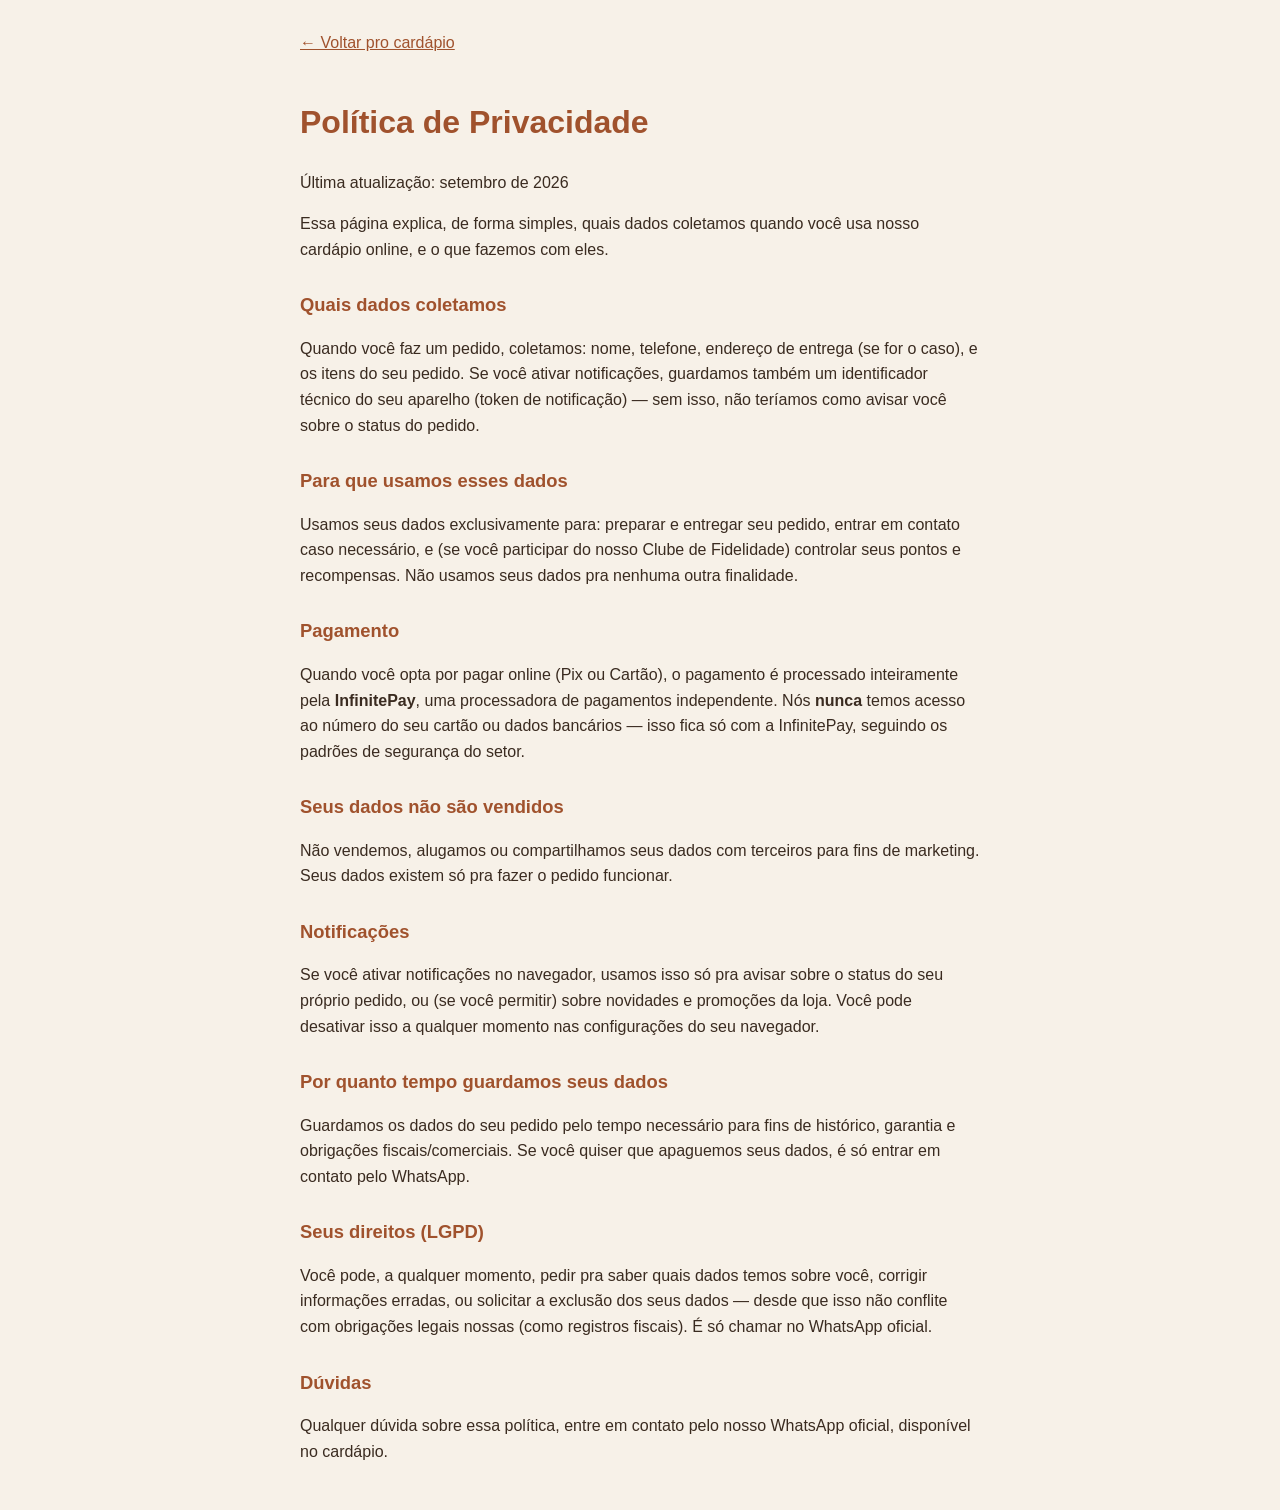
<file: politica-privacidade.html>
<!DOCTYPE html>
<html lang="pt-BR">
<head>
<meta charset="UTF-8">
<meta name="viewport" content="width=device-width, initial-scale=1.0">
<title>Política de Privacidade - Brit's Confeitaria</title>
<link rel="stylesheet" href="style.css">
<style>
    .pagina-legal { max-width: 720px; margin: 0 auto; padding: 30px 20px; line-height: 1.6; }
    .pagina-legal h1 { color: var(--primary); }
    .pagina-legal h2 { color: var(--primary); margin-top: 28px; font-size: 1.15em; }
    .pagina-legal a.voltar { display:inline-block; margin-bottom:20px; color: var(--primary); }
</style>
</head>
<body>
<div class="pagina-legal">
    <a href="index.html" class="voltar">← Voltar pro cardápio</a>
    <h1>Política de Privacidade</h1>
    <p>Última atualização: setembro de 2026</p>

    <p>Essa página explica, de forma simples, quais dados coletamos quando você usa nosso cardápio online, e o que fazemos com eles.</p>

    <h2>Quais dados coletamos</h2>
    <p>Quando você faz um pedido, coletamos: nome, telefone, endereço de entrega (se for o caso), e os itens do seu pedido. Se você ativar notificações, guardamos também um identificador técnico do seu aparelho (token de notificação) — sem isso, não teríamos como avisar você sobre o status do pedido.</p>

    <h2>Para que usamos esses dados</h2>
    <p>Usamos seus dados exclusivamente para: preparar e entregar seu pedido, entrar em contato caso necessário, e (se você participar do nosso Clube de Fidelidade) controlar seus pontos e recompensas. Não usamos seus dados pra nenhuma outra finalidade.</p>

    <h2>Pagamento</h2>
    <p>Quando você opta por pagar online (Pix ou Cartão), o pagamento é processado inteiramente pela <strong>InfinitePay</strong>, uma processadora de pagamentos independente. Nós <strong>nunca</strong> temos acesso ao número do seu cartão ou dados bancários — isso fica só com a InfinitePay, seguindo os padrões de segurança do setor.</p>

    <h2>Seus dados não são vendidos</h2>
    <p>Não vendemos, alugamos ou compartilhamos seus dados com terceiros para fins de marketing. Seus dados existem só pra fazer o pedido funcionar.</p>

    <h2>Notificações</h2>
    <p>Se você ativar notificações no navegador, usamos isso só pra avisar sobre o status do seu próprio pedido, ou (se você permitir) sobre novidades e promoções da loja. Você pode desativar isso a qualquer momento nas configurações do seu navegador.</p>

    <h2>Por quanto tempo guardamos seus dados</h2>
    <p>Guardamos os dados do seu pedido pelo tempo necessário para fins de histórico, garantia e obrigações fiscais/comerciais. Se você quiser que apaguemos seus dados, é só entrar em contato pelo WhatsApp.</p>

    <h2>Seus direitos (LGPD)</h2>
    <p>Você pode, a qualquer momento, pedir pra saber quais dados temos sobre você, corrigir informações erradas, ou solicitar a exclusão dos seus dados — desde que isso não conflite com obrigações legais nossas (como registros fiscais). É só chamar no WhatsApp oficial.</p>

    <h2>Dúvidas</h2>
    <p>Qualquer dúvida sobre essa política, entre em contato pelo nosso WhatsApp oficial, disponível no cardápio.</p>
</div>
</body>
</html>
</file>
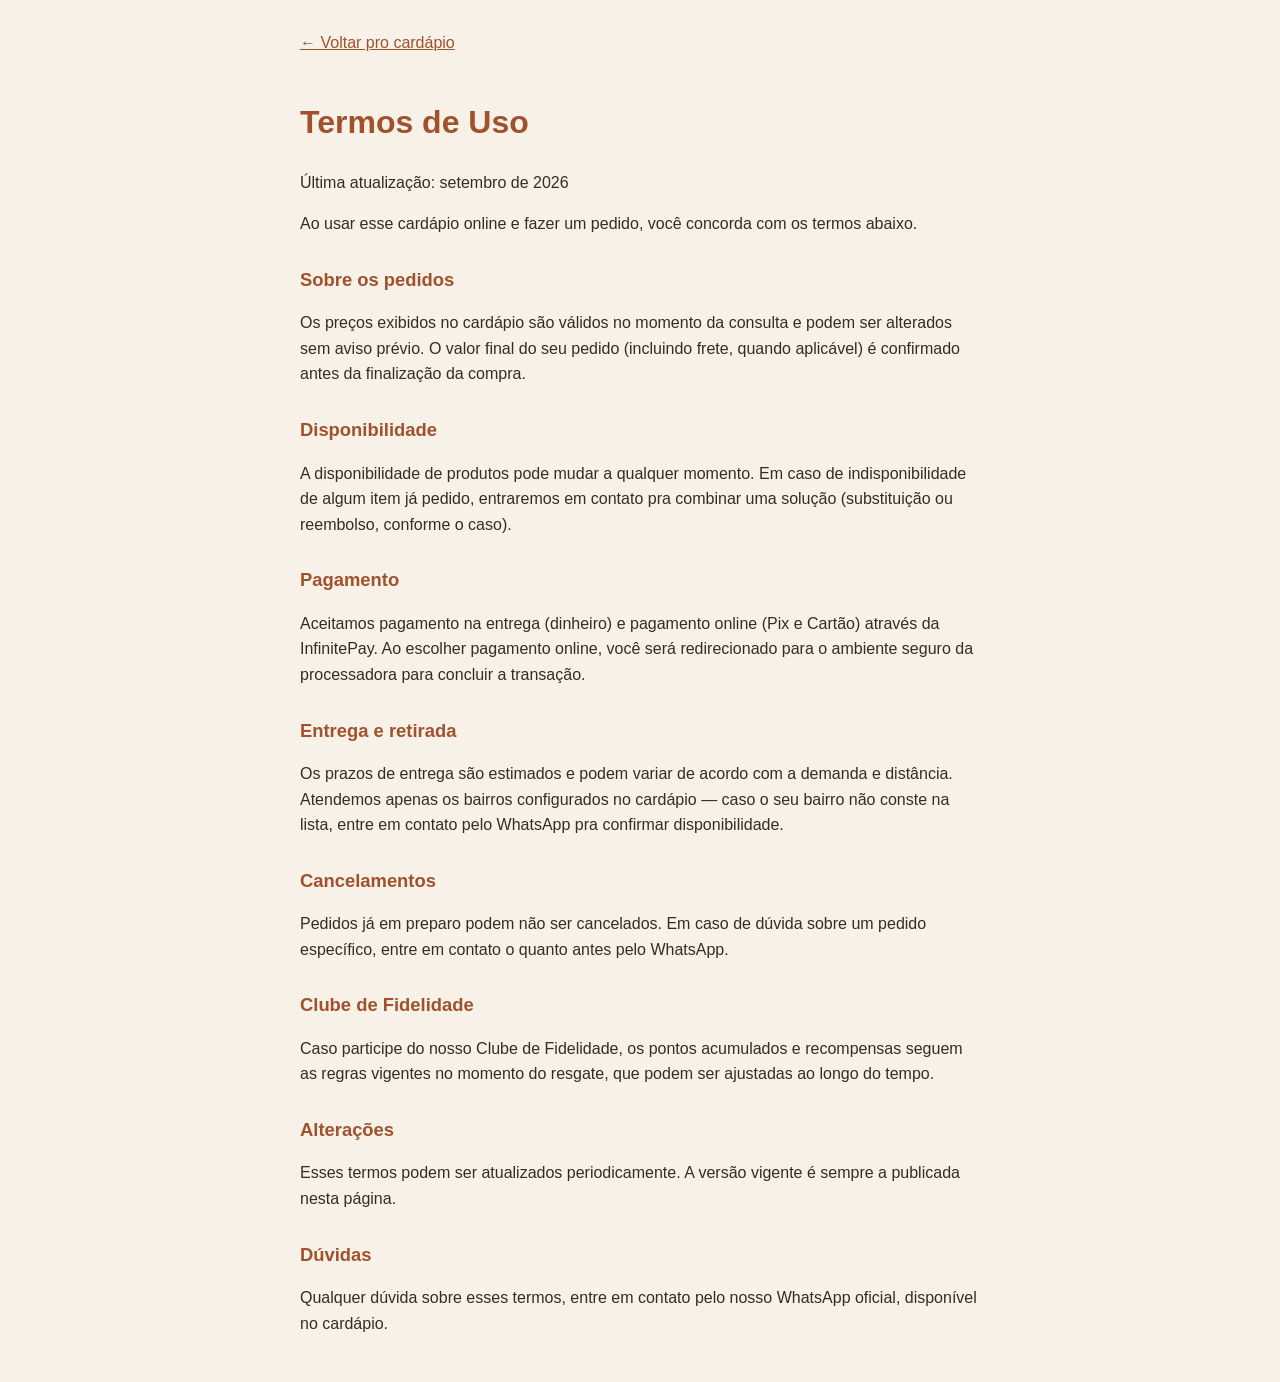
<file: termos-uso.html>
<!DOCTYPE html>
<html lang="pt-BR">
<head>
<meta charset="UTF-8">
<meta name="viewport" content="width=device-width, initial-scale=1.0">
<title>Termos de Uso - Brit's Confeitaria</title>
<link rel="stylesheet" href="style.css">
<style>
    .pagina-legal { max-width: 720px; margin: 0 auto; padding: 30px 20px; line-height: 1.6; }
    .pagina-legal h1 { color: var(--primary); }
    .pagina-legal h2 { color: var(--primary); margin-top: 28px; font-size: 1.15em; }
    .pagina-legal a.voltar { display:inline-block; margin-bottom:20px; color: var(--primary); }
</style>
</head>
<body>
<div class="pagina-legal">
    <a href="index.html" class="voltar">← Voltar pro cardápio</a>
    <h1>Termos de Uso</h1>
    <p>Última atualização: setembro de 2026</p>

    <p>Ao usar esse cardápio online e fazer um pedido, você concorda com os termos abaixo.</p>

    <h2>Sobre os pedidos</h2>
    <p>Os preços exibidos no cardápio são válidos no momento da consulta e podem ser alterados sem aviso prévio. O valor final do seu pedido (incluindo frete, quando aplicável) é confirmado antes da finalização da compra.</p>

    <h2>Disponibilidade</h2>
    <p>A disponibilidade de produtos pode mudar a qualquer momento. Em caso de indisponibilidade de algum item já pedido, entraremos em contato pra combinar uma solução (substituição ou reembolso, conforme o caso).</p>

    <h2>Pagamento</h2>
    <p>Aceitamos pagamento na entrega (dinheiro) e pagamento online (Pix e Cartão) através da InfinitePay. Ao escolher pagamento online, você será redirecionado para o ambiente seguro da processadora para concluir a transação.</p>

    <h2>Entrega e retirada</h2>
    <p>Os prazos de entrega são estimados e podem variar de acordo com a demanda e distância. Atendemos apenas os bairros configurados no cardápio — caso o seu bairro não conste na lista, entre em contato pelo WhatsApp pra confirmar disponibilidade.</p>

    <h2>Cancelamentos</h2>
    <p>Pedidos já em preparo podem não ser cancelados. Em caso de dúvida sobre um pedido específico, entre em contato o quanto antes pelo WhatsApp.</p>

    <h2>Clube de Fidelidade</h2>
    <p>Caso participe do nosso Clube de Fidelidade, os pontos acumulados e recompensas seguem as regras vigentes no momento do resgate, que podem ser ajustadas ao longo do tempo.</p>

    <h2>Alterações</h2>
    <p>Esses termos podem ser atualizados periodicamente. A versão vigente é sempre a publicada nesta página.</p>

    <h2>Dúvidas</h2>
    <p>Qualquer dúvida sobre esses termos, entre em contato pelo nosso WhatsApp oficial, disponível no cardápio.</p>
</div>
</body>
</html>
</file>
<file: style.css>
/* Estilos Gerais */
:root{
    --bg:#f7f1e8;
    --card:#ffffff;
    --text:#3a2b20;
    --muted:#8a7562;
    --primary:#a0522d;
    --primary-dark:#7a3e21;
    --accent:#c9974c;
    --border:#e6d9c6;
    --shadow: 0 6px 18px rgba(70,40,20,0.10);
}

* { box-sizing: border-box; }

html {
    overflow-x: clip;
    width: 100%;
}

body {
    font-family: 'Poppins', Arial, sans-serif;
    margin: 0;
    padding: 0;
    background-color: var(--bg);
    color: var(--text);
    overflow-x: clip;
    width: 100%;
}

.container {
    width: 90%;
    max-width: 1200px;
    margin: 0 auto;
    padding: 20px 0;
}

/* Estilos do Cabeçalho (Header) */
header {
    position: relative;
    background-color: #ffffff;
    color: var(--primary);
    padding: 20px 0 18px;
    text-align: center;
    border-bottom-left-radius: 24px;
    border-bottom-right-radius: 24px;
    box-shadow: 0 2px 4px rgba(0,0,0,0.1);
}

.sino-notificacoes {
    position: absolute;
    top: 14px;
    right: 14px;
    width: 40px;
    height: 40px;
    border-radius: 50%;
    background: #e0f5e9;
    border: 1px solid #a9d9b8;
    font-size: 1.15em;
    align-items: center;
    justify-content: center;
    z-index: 5;
}
.sino-notificacoes:disabled { cursor: default; }

header .logo {
    max-width: 130px;
    height: auto;
    margin-bottom: 10px;
}

header h1 {
    margin: 0;
    font-size: 2em;
    font-weight: 700;
    color: var(--primary);
}

header p {
    margin: 6px 0 0;
    font-size: 1em;
    color: var(--muted);
}

.header-cidade {
    margin: 4px 0 0;
    font-size: 0.85em;
    font-weight: 600;
    color: var(--primary);
}

/* Cards de destaque */
.destaques {
    display: flex;
    flex-wrap: wrap;
    gap: 8px;
    margin-bottom: 10px;
}
.destaque-item {
    flex: 1;
    min-width: 140px;
    background: var(--card);
    border: 1px solid var(--border);
    border-radius: 10px;
    padding: 6px 10px;
    display: flex;
    align-items: center;
    gap: 6px;
    box-shadow: var(--shadow);
}
.destaque-item .emoji { font-size: 16px; }
.destaque-item .txt { font-size: 11px; color: var(--muted); font-weight: 600; margin: 0; }

@media (max-width: 600px) {
    .destaque-item {
        min-width: 47%;
        padding: 6px 8px;
    }
    .destaque-item .emoji { font-size: 15px; }
    .destaque-item .txt { font-size: 10px; }
}

/* Estilos da Seção Principal (Main) */
main {
    padding: 10px 0 20px;
}

/* Estilos da Seção de Produtos em Destaque */
/* Carrossel de destaques — vitrine de conversão */
.carrossel-destaques {
    position: relative;
    border-radius: 20px;
    overflow: hidden;
    margin: 8px auto 20px;
    box-shadow: 0 14px 36px rgba(94, 49, 34, 0.16);
    border: 1px solid rgba(173, 122, 97, 0.18);
    background: #fff8f5;
}
.carrossel-trilho {
    display: flex;
    transition: transform 0.5s ease;
}
.carrossel-slide {
    min-width: 100%;
    position: relative;
    height: 230px;
    cursor: pointer;
    background: linear-gradient(110deg, #fff8f5 0%, #fff1ec 46%, #ead7cf 100%);
    overflow: hidden;
}
.carrossel-fundo {
    position: absolute;
    inset: -8%;
    width: 116%;
    height: 116%;
    object-fit: cover;
    filter: blur(22px) saturate(.9);
    opacity: .18;
    display: block;
}
.carrossel-foto {
    position: absolute;
    z-index: 1;
    top: 0; right: 0;
    width: 58%;
    height: 100%;
    object-fit: cover;
    object-position: center;
    display: block;
}
.carrossel-slide::after {
    content: '';
    position: absolute;
    z-index: 2;
    inset: 0;
    background: linear-gradient(90deg, rgba(255,248,245,.99) 0%, rgba(255,248,245,.96) 38%, rgba(255,248,245,.72) 52%, rgba(255,248,245,.05) 72%);
    pointer-events: none;
}
.carrossel-slide-info {
    position: relative;
    z-index: 3;
    width: min(52%, 510px);
    height: 100%;
    color: #5f3328;
    padding: 24px 24px 30px;
    display: flex;
    flex-direction: column;
    align-items: flex-start;
    justify-content: center;
    gap: 7px;
}
.carrossel-kicker {
    font-size: .72rem;
    letter-spacing: .08em;
    font-weight: 800;
    color: #b96c72;
}
.carrossel-slide-info strong {
    font-family: Georgia, 'Times New Roman', serif;
    font-size: clamp(1.25rem, 2.2vw, 1.85rem);
    line-height: 1.05;
    max-width: 390px;
}
.carrossel-preco {
    font-size: 1.25rem;
    font-weight: 800;
    color: #9b5b54;
}
.carrossel-microcopy {
    font-size: .82rem;
    color: #80645c;
}
.carrossel-cta {
    margin-top: 5px;
    border: 0;
    border-radius: 999px;
    padding: 9px 15px;
    background: #b96c72;
    color: #fff;
    font-weight: 800;
    cursor: pointer;
    box-shadow: 0 7px 16px rgba(185,108,114,.2);
}
.carrossel-cta:hover { transform: translateY(-1px); filter: brightness(.97); }
.carrossel-bolinhas {
    position: absolute;
    z-index: 5;
    bottom: 10px;
    left: 50%;
    transform: translateX(-50%);
    display: flex;
    gap: 6px;
}
.carrossel-bolinha {
    width: 8px;
    height: 8px;
    padding: 0;
    border: 0;
    border-radius: 50%;
    background: rgba(95,51,40,.28);
    cursor: pointer;
}
.carrossel-bolinha.ativa { background: #b96c72; transform: scale(1.18); }
.carrossel-destaque-seta {
    position: absolute;
    z-index: 6;
    top: 50%;
    transform: translateY(-50%);
    width: 36px;
    height: 36px;
    border: 0;
    border-radius: 50%;
    background: rgba(255,255,255,.88);
    color: #6f3d33;
    font-size: 26px;
    line-height: 1;
    display: flex;
    align-items: center;
    justify-content: center;
    cursor: pointer;
    box-shadow: 0 5px 15px rgba(0,0,0,.14);
}
.carrossel-destaque-anterior { left: 10px; }
.carrossel-destaque-proximo { right: 10px; }
.carrossel-slide-banner { background: #fff; cursor: default; }
.carrossel-slide-banner.tem-link { cursor: pointer; }
.carrossel-slide-banner::after { display: none; }
.carrossel-banner-imagem {
    position: absolute;
    inset: 0;
    width: 100%;
    height: 100%;
    object-fit: contain;
    object-position: center;
    display: block;
    background: #fff;
}
.produto-destaque-pulso {
    animation: produtoDestaquePulso 1.6s ease;
}
@keyframes produtoDestaquePulso {
    0%,100% { box-shadow: var(--shadow); }
    35%,65% { box-shadow: 0 0 0 5px rgba(185,108,114,.22), var(--shadow); }
}
@media (max-width: 700px) {
    .carrossel-destaques { border-radius: 16px; margin-bottom: 16px; }
    .carrossel-slide { height: 205px; }
    .carrossel-foto { width: 56%; }
    .carrossel-slide::after { background: linear-gradient(90deg, rgba(255,248,245,.99) 0%, rgba(255,248,245,.97) 46%, rgba(255,248,245,.48) 68%, rgba(255,248,245,.04) 88%); }
    .carrossel-slide-info { width: 62%; padding: 18px 14px 28px; gap: 5px; }
    .carrossel-slide-info strong { font-size: 1.12rem; }
    .carrossel-preco { font-size: 1.08rem; }
    .carrossel-microcopy { display: none; }
    .carrossel-cta { padding: 8px 11px; font-size: .78rem; }
    .carrossel-destaque-seta { width: 30px; height: 30px; font-size: 22px; }
    .carrossel-destaque-anterior { left: 6px; }
    .carrossel-destaque-proximo { right: 6px; }
}

#produtos-destaque {
    padding: 10px 0 0;
}

#produtos-destaque h2 {
    text-align: center;
    color: var(--primary);
    margin-bottom: 20px;
    font-size: 1.8em;
}

.categoria-grid {
    display: grid;
    grid-template-columns: repeat(auto-fit, minmax(230px, 1fr));
    gap: 18px;
    margin-bottom: 28px;
    justify-content: center;
}

@media (min-width: 1000px) {
    .categoria-grid { grid-template-columns: repeat(5, 1fr); }
}

.categoria-titulo {
    color: var(--primary);
    font-size: 1.25em;
    margin: 26px 0 14px;
    padding-bottom: 8px;
    border-bottom: 2px solid var(--border);
    scroll-margin-top: 90px;
}
.categoria-titulo:first-child {
    margin-top: 0;
}

/* Estilos para cada item de produto */
.produto-item {
    background-color: var(--card);
    border: 1px solid var(--border);
    border-radius: 16px;
    overflow: hidden;
    padding: 0 0 15px;
    text-align: center;
    box-shadow: var(--shadow);
    display: flex;
    flex-direction: column;
    justify-content: space-between;
    transition: transform 0.18s, box-shadow 0.18s;
    position: relative;
}

.produto-item:hover {
    transform: translateY(-4px);
    box-shadow: 0 10px 24px rgba(70,40,20,0.16);
}

.produto-item img {
    max-width: 100%;
    height: 170px;
    object-fit: cover;
    margin-bottom: 10px;
}

.produto-item h3 {
    color: var(--primary);
    font-size: 1.2em;
    margin: 0 14px 5px;
}

.produto-item .descricao {
    font-size: 0.9em;
    color: var(--muted);
    margin: 0 14px 10px;
    flex-grow: 1;
}

.produto-item .preco {
    font-size: 1.3em;
    color: var(--primary);
    font-weight: bold;
    margin: 0 14px 15px;
}

.preco-original {
    text-decoration: line-through;
    color: var(--muted);
    font-size: 0.7em;
    font-weight: 500;
}

.produto-tag {
    position: absolute;
    top: 10px;
    left: 10px;
    background-color: #e0483b;
    color: #fff;
    font-size: 14px;
    font-weight: 800;
    letter-spacing: 0.3px;
    padding: 7px 16px;
    border-radius: 16px;
    box-shadow: 0 3px 10px rgba(224,72,59,0.45);
    z-index: 5;
    animation: pulso-oferta 1.6s ease-in-out infinite;
}

@keyframes pulso-oferta {
    0%, 100% { transform: scale(1); }
    50% { transform: scale(1.06); }
}

.categoria-titulo-oferta {
    color: #e0483b !important;
    font-size: 1.4em !important;
}

.categoria-btn-oferta {
    background: #fdecea !important;
    color: #e0483b !important;
    border-color: #f0b7ae !important;
    font-weight: 800 !important;
}
.categoria-btn-oferta:hover { background: #e0483b !important; color: #fff !important; }
.categoria-btn-oferta.active { background: #e0483b !important; color: #fff !important; border-color: #e0483b !important; }

.produto-item .adicionar-carrinho {
    background-color: var(--primary);
    color: white;
    border: none;
    padding: 10px 15px;
    border-radius: 10px;
    cursor: pointer;
    font-size: 1em;
    font-family: inherit;
    font-weight: 600;
    margin: 0 14px;
    transition: background-color 0.3s ease;
}

.produto-item .adicionar-carrinho:hover {
    background-color: var(--primary-dark);
}

/* Estilos para a seção do carrinho */
#carrinho {
    margin-top: 20px;
}

#carrinho h2 {
    color: var(--primary);
    text-align: center;
    margin-bottom: 20px;
}

.carrinho-itens {
    background: var(--card);
    border: 1px solid var(--border);
    border-radius: 16px;
    padding: 15px 18px;
    box-shadow: var(--shadow);
    margin-bottom: 5px;
}

.carrinho-item {
    display: flex;
    align-items: center;
    gap: 10px;
    padding: 8px 0;
    border-bottom: 1px dashed var(--border);
    font-size: 0.95em;
    color: var(--text);
}

.carrinho-item-foto {
    width: 44px;
    height: 44px;
    border-radius: 8px;
    object-fit: cover;
    flex-shrink: 0;
    background: var(--bg);
}
.carrinho-item-foto-vazia {
    display: flex;
    align-items: center;
    justify-content: center;
    font-size: 1.3em;
}

.carrinho-item-info {
    flex: 1;
    min-width: 0;
    display: flex;
    flex-direction: column;
    gap: 4px;
}
.carrinho-item-info span { line-height: 1.3; }

.carrinho-item-direita {
    display: flex;
    flex-direction: column;
    align-items: flex-end;
    gap: 6px;
    flex-shrink: 0;
}
.btn-remover-item {
    background: none;
    border: none;
    cursor: pointer;
    font-size: 0.95em;
    opacity: 0.6;
    padding: 2px;
}
.btn-remover-item:hover { opacity: 1; }

.carrinho-item:last-child {
    border-bottom: none;
}

.carrinho-total {
    text-align: right;
    margin-top: 15px;
}

.carrinho-total p {
    margin: 4px 0;
    color: var(--text);
    font-size: 1em;
    font-weight: normal;
}

.carrinho-total p.total-final {
    font-size: 1.2em;
    font-weight: bold;
    color: var(--primary);
    margin-top: 10px;
    padding-top: 10px;
    border-top: 1px solid var(--border);
}

.compra-segura-box {
    background: var(--card);
    border: 1px solid var(--border);
    border-top: 3px solid var(--accent);
    border-radius: 10px;
    padding: 16px 18px;
    margin: 16px 0;
}
.compra-segura-titulo {
    font-weight: 600;
    color: var(--primary);
    margin: 0 0 6px 0;
    font-size: 1.02em;
}
.compra-segura-texto {
    font-size: 0.85em;
    color: var(--muted);
    margin: 0 0 14px 0;
    line-height: 1.45;
}
.compra-segura-grade {
    display: grid;
    grid-template-columns: 1fr 1fr;
    gap: 8px;
}
.compra-segura-item {
    display: flex;
    align-items: center;
    gap: 8px;
    background: var(--bg);
    border-radius: 8px;
    padding: 10px 10px;
    font-size: 0.8em;
    font-weight: 600;
    color: var(--primary-dark, var(--primary));
    line-height: 1.25;
}
.compra-segura-icone { font-size: 1.25em; flex-shrink: 0; }
@media (max-width: 480px) {
    .compra-segura-grade { grid-template-columns: 1fr; }
}

.finalizar-compra {
    display: block;
    width: 100%;
    background-color: #25D366;
    color: white;
    border: none;
    padding: 13px 20px;
    border-radius: 12px;
    cursor: pointer;
    font-size: 1.1em;
    font-weight: 700;
    font-family: inherit;
    margin-top: 20px;
    transition: background-color 0.3s ease;
}

.finalizar-compra:hover {
    background-color: #1ebc59;
}

.finalizar-compra:disabled {
    background-color: #ccc;
    color: #777;
    cursor: not-allowed;
}

@media (max-width: 600px) {
    .finalizar-compra {
        position: sticky;
        bottom: 12px;
        z-index: 20;
        box-shadow: 0 6px 20px rgba(0,0,0,0.25);
    }
}

/* Estilos do Rodapé (Footer) */
footer {
    text-align: center;
    color: var(--muted);
    padding: 26px 0;
    margin-top: 20px;
    font-size: 0.9em;
    line-height: 1.7;
}
.footer-seguranca { margin-bottom: 12px; }
.footer-seguranca-titulo { font-weight: 600; color: var(--primary); margin: 0 0 6px 0; font-size: 0.95em; }
.footer-seguranca-links { margin: 0; font-size: 0.88em; }
.footer-seguranca-links a { color: var(--muted); text-decoration: underline; }
.footer-seguranca-links a:hover { color: var(--primary); }

/* --- Media Queries para Responsividade --- */
@media (max-width: 768px) {
    .container { padding: 0 15px; }
    header h1 { font-size: 1.6em; }
    header p { font-size: 0.9em; }
    .categoria-grid { grid-template-columns: repeat(auto-fit, minmax(250px, 1fr)); gap: 20px; }
    .produto-item img { height: 150px; }
    .produto-item h3 { font-size: 1.1em; }
    .produto-item .preco { font-size: 1.1em; }
    #carrinho h2 { font-size: 1.6em; }
}

@media (max-width: 480px) {
    header h1 { font-size: 1.5em; }
    header p { font-size: 0.85em; }
    .categoria-grid {
        display: flex;
        flex-wrap: wrap;
        justify-content: center;
        gap: 10px;
        max-width: 340px;
        margin-left: auto;
        margin-right: auto;
    }
    .produto-item { width: calc(50% - 5px); }
    .produto-item img { height: 100px; }
    .produto-item h3 { font-size: 0.95em; margin: 0 8px 3px; }
    .produto-item .descricao { font-size: 0.75em; margin: 0 8px 6px; }
    .produto-item .preco { font-size: 1em; margin: 0 8px 8px; }
    .produto-quantidade-stepper { margin: 6px 0; gap: 10px; }
    .qtd-btn { width: 24px; height: 24px; font-size: 1em; }
    .produto-item .adicionar-carrinho { padding: 8px 10px; font-size: 0.8em; margin: 0 8px 12px; }
    .carrinho-item { flex-direction: column; align-items: flex-start; }
    .carrinho-item span:last-child { margin-top: 5px; }
}

/* Estilos para os botões de quantidade no carrinho */
.quantidade-controle {
    display: flex;
    align-items: center;
    gap: 5px;
}

.btn-quantidade {
    background-color: var(--primary);
    color: white;
    border: none;
    border-radius: 8px;
    width: 25px;
    height: 25px;
    font-size: 1em;
    cursor: pointer;
    display: flex;
    justify-content: center;
    align-items: center;
    transition: background-color 0.2s ease;
}

.btn-quantidade:hover {
    background-color: var(--primary-dark);
}

@media (max-width: 480px) {
    .carrinho-item { flex-wrap: wrap; justify-content: space-between; }
    .carrinho-item > span:first-child { flex-basis: 100%; margin-bottom: 5px; }
    .quantidade-controle { margin-right: auto; }
}

/* Estilos do card "Seus dados" */
.card-secao {
    background: var(--card);
    border: 1px solid var(--border);
    border-radius: 16px;
    padding: 18px;
    margin-top: 20px;
    box-shadow: var(--shadow);
}

.endereco-form h3 {
    color: var(--primary);
    margin: 0 0 12px;
    font-size: 1.15em;
    border-bottom: 2px solid var(--border);
    padding-bottom: 10px;
    text-align: left;
}

.endereco-form label {
    display: block;
    font-size: 13px;
    font-weight: 600;
    margin-top: 12px;
    color: var(--text);
}

.endereco-form .label-cep {
    color: var(--primary);
}

.endereco-form input[type="text"],
.endereco-form input[type="tel"],
.endereco-form textarea {
    width: 100%;
    padding: 10px 12px;
    margin-top: 5px;
    border: 1px solid var(--border);
    border-radius: 10px;
    box-sizing: border-box;
    font-size: 0.95em;
    background: var(--bg);
    color: var(--text);
    font-family: inherit;
}

.endereco-form textarea { resize: vertical; }

/* Botões de opção (Retirada/Entrega, Forma de pagamento) */
.opcoes-radio {
    display: flex;
    gap: 10px;
    margin-top: 8px;
    flex-wrap: wrap;
}

.opcao-btn {
    flex: 1;
    min-width: 120px;
    text-align: center;
    padding: 13px;
    border: 2px solid var(--border);
    border-radius: 12px;
    cursor: pointer;
    font-size: 13px;
    font-weight: 700;
    text-transform: uppercase;
    background: var(--bg);
    color: var(--text);
    transition: all 0.15s;
    user-select: none;
}

.opcao-btn.selecionado {
    border-color: var(--primary);
    background: var(--primary);
    color: #fff;
}

#areaEntrega, #areaTroco {
    margin-top: 4px;
}

.info-frete {
    font-size: 0.9em;
    margin: 10px 0;
    padding: 10px 12px;
    border-radius: 10px;
    background-color: #faf5ec;
    color: var(--primary);
    font-weight: 600;
    border: 1px solid var(--border);
}

/* Estilos para produtos indisponíveis */
.produto-item.indisponivel {
    opacity: 0.6;
    pointer-events: none;
    position: relative;
}

.produto-item.indisponivel::after {
    content: "Esgotado";
    position: absolute;
    top: 40%;
    left: 50%;
    transform: translate(-50%, -50%);
    background-color: rgba(160, 82, 45, 0.85);
    color: white;
    padding: 8px 15px;
    border-radius: 8px;
    font-weight: bold;
    font-size: 1.1em;
    z-index: 10;
}

.produto-item.indisponivel .adicionar-carrinho.indisponivel-btn {
    background-color: #ccc;
    cursor: not-allowed;
}

/* Estilos para as Categorias */
.categorias {
    position: sticky;
    top: 0;
    z-index: 40;
    background: var(--card);
    margin: 0 0 20px;
    padding: 12px 0;
    box-shadow: var(--shadow);
    border-bottom: 1px solid var(--border);
}

.categorias ul {
    list-style: none;
    padding: 0;
    margin: 0;
    display: flex;
    flex-wrap: nowrap;
    justify-content: center;
    overflow-x: auto;
    gap: 10px;
}

.categorias button {
    white-space: nowrap;
    background-color: var(--bg);
    border: 1px solid var(--border);
    padding: 10px 16px;
    border-radius: 20px;
    cursor: pointer;
    font-size: 1em;
    font-family: inherit;
    color: var(--primary);
    font-weight: 600;
    transition: background-color 0.3s ease, color 0.3s ease, border-color 0.3s ease;
}

.categorias button:hover {
    background-color: var(--accent);
    color: #3a2b12;
}

.categorias button.active {
    background-color: var(--primary);
    color: white;
    border-color: var(--primary);
    font-weight: 700;
}

@media (max-width: 600px) {
    .categorias ul {
        justify-content: flex-start;
        padding-bottom: 5px;
    }
    .categorias button {
        flex-shrink: 0;
    }
}

/* Faixa de status da loja (aberta/fechada) */
.status-loja-banner {
    position: sticky;
    top: 0;
    z-index: 55;
    text-align: center;
    padding: 8px 16px;
    font-size: 0.88em;
    font-weight: 700;
    background: var(--bg);
    color: var(--muted);
}
.status-loja-banner.loja-aberta { background: #d4edda; color: #1e6b34; }
.status-loja-banner.loja-pausada { background: #fff1cf; color: #805b13; }
.status-loja-banner.loja-fechada { background: #f8d7da; color: #a53238; }

/* Faixa de status do pedido (aparece pro cliente acompanhar aceite/recusa) */
.status-pedido-banner {
    z-index: 50;
    display: flex;
    align-items: center;
    justify-content: center;
    gap: 14px;
    padding: 10px 16px;
    font-size: 0.9em;
    font-weight: 600;
    text-align: center;
    box-shadow: var(--shadow);
}

.status-pedido-banner.status-pendente { background: #fff3cd; color: #8a6300; }
.status-pedido-banner.status-aguardando_pagamento { background: #e0e7ff; color: #3730a3; }
.status-pedido-banner.status-aceito { background: #d4edda; color: #1e6b34; }
.status-pedido-banner.status-em_rota { background: #d6e9fb; color: #1a5a96; }
.status-pedido-banner.status-pronto_retirada { background: #fde9c8; color: #8a5a00; }
.status-pedido-banner.status-entregue { background: #e0f5e9; color: #157347; }
.status-pedido-banner.status-recusado { background: #f8d7da; color: #a53238; }

#statusPedidoFechar {
    background: none;
    border: none;
    font-size: 1em;
    cursor: pointer;
    color: inherit;
    opacity: 0.7;
    font-weight: 700;
    padding: 0 4px;
}
#statusPedidoFechar:hover { opacity: 1; }

#btnPagarRestante {
    background: var(--primary, #a0522d);
    color: #fff;
    border: none;
    border-radius: 20px;
    padding: 7px 14px;
    font-size: 0.85em;
    font-weight: 700;
    cursor: pointer;
    white-space: nowrap;
}
#btnPagarRestante:hover { opacity: 0.9; }
#btnPagarRestante:disabled { opacity: 0.6; cursor: not-allowed; }

.btn-pagar-restante-lista {
    display: block;
    width: 100%;
    margin-top: 8px;
    background: var(--primary, #a0522d);
    color: #fff;
    border: none;
    border-radius: 10px;
    padding: 8px;
    font-size: 0.85em;
    font-weight: 700;
    cursor: pointer;
}
.btn-pagar-restante-lista:hover { opacity: 0.9; }
.btn-pagar-restante-lista:disabled { opacity: 0.6; cursor: not-allowed; }

/* Cupom de desconto */
.cupom-area {
    display: flex;
    gap: 8px;
    margin-top: 10px;
}
.cupom-area input {
    flex: 1;
    padding: 10px 12px;
    border: 1px solid var(--border);
    border-radius: 10px;
    font-family: inherit;
    font-size: 0.9em;
    background: var(--bg);
    color: var(--text);
}
.cupom-area button {
    background: var(--primary);
    color: #fff;
    border: none;
    padding: 10px 16px;
    border-radius: 10px;
    font-weight: 700;
    font-family: inherit;
    cursor: pointer;
}
.cupom-area button:hover { background: var(--primary-dark); }

.cupom-mensagem {
    font-size: 0.85em;
    margin: 6px 0 0;
    font-weight: 600;
}
.cupom-mensagem.sucesso { color: #1e6b34; }
.cupom-mensagem.erro { color: #c0392b; }

.sugestao-produto-carrinho {
    display: flex;
    flex-direction: column;
    gap: 8px;
    margin-top: 8px;
}
.sugestao-produto-linha {
    display: flex;
    justify-content: space-between;
    align-items: center;
    gap: 10px;
    padding: 10px 12px;
    background: var(--card);
    border: 1px dashed var(--primary);
    border-radius: 10px;
    font-size: 0.85em;
}
.sugestao-produto-linha span { color: var(--text); }
.sugestao-produto-linha button {
    flex-shrink: 0;
    background: var(--primary);
    color: #fff;
    border: none;
    border-radius: 8px;
    padding: 7px 12px;
    font-weight: 700;
    font-size: 0.9em;
    cursor: pointer;
}

#linhaDesconto span { color: #1e6b34; font-weight: 600; }

/* Observação por item (personalização) */
.produto-item .observacao-item {
    width: calc(100% - 28px);
    margin: 0 14px 10px;
    padding: 8px 10px;
    border: 1px solid var(--border);
    border-radius: 8px;
    font-size: 0.82em;
    font-family: inherit;
    background: var(--bg);
    color: var(--text);
}

.cardapio-erro {
    text-align: center;
    color: var(--muted);
    padding: 30px 10px;
    grid-column: 1 / -1;
}

/* Aviso de oferta ativa */
.oferta-banner {
    display: flex;
    align-items: center;
    justify-content: center;
    gap: 14px;
    padding: 10px 16px;
    font-size: 0.9em;
    font-weight: 700;
    text-align: center;
    background: #fff0e0;
    color: var(--primary);
    border-bottom: 1px solid #f0c896;
}
.oferta-banner span {
    cursor: pointer;
}
.oferta-banner span:hover {
    text-decoration: underline;
}
.oferta-banner button {
    background: none;
    border: none;
    font-size: 1em;
    cursor: pointer;
    color: inherit;
    opacity: 0.7;
    font-weight: 700;
}
.oferta-banner button:hover { opacity: 1; }

/* Sabores/opções clicáveis (variantes) */
.variantes-lista {
    display: flex;
    flex-wrap: wrap;
    gap: 6px;
    margin: 0 14px 12px;
}
.variante-pill {
    background: var(--bg);
    border: 1px solid var(--border);
    color: var(--primary);
    padding: 6px 12px;
    border-radius: 16px;
    font-size: 0.78em;
    font-weight: 600;
    font-family: inherit;
    cursor: pointer;
    transition: all 0.15s;
}
.variante-pill:hover { background: var(--accent); color: #3a2b12; }
.variante-pill.selecionada {
    background: var(--primary);
    color: #fff;
    border-color: var(--primary);
}

/* Tela de boas-vindas — Premium */
.tela-boas-vindas {
    position: fixed;
    inset: 0;
    z-index: 100;
    display: flex;
    align-items: center;
    justify-content: center;
    min-height: 100vh;
    min-height: 100svh;
    padding: clamp(20px, 4vw, 48px);
    overflow: hidden;
    isolation: isolate;
    background:
        radial-gradient(circle at 16% 18%, rgba(255, 221, 180, .26), transparent 26%),
        radial-gradient(circle at 82% 23%, rgba(255, 236, 210, .13), transparent 27%),
        radial-gradient(circle at 50% 112%, rgba(83, 33, 16, .55), transparent 48%),
        linear-gradient(135deg, #7d351c 0%, #9f4d28 38%, #783318 72%, #3f1f16 100%);
    opacity: 1;
    transition: opacity .34s ease, visibility .34s ease;
}

.tela-boas-vindas::before,
.tela-boas-vindas::after {
    content: "";
    position: absolute;
    z-index: -2;
    border-radius: 999px;
    pointer-events: none;
    filter: blur(1px);
}

.tela-boas-vindas::before {
    width: min(72vw, 980px);
    height: min(72vw, 980px);
    left: -34vw;
    bottom: -49vw;
    border: 1px solid rgba(255, 224, 191, .12);
    box-shadow:
        0 0 0 74px rgba(255,255,255,.022),
        0 0 0 148px rgba(255,255,255,.014);
}

.tela-boas-vindas::after {
    width: 460px;
    height: 460px;
    right: -210px;
    top: -160px;
    background: radial-gradient(circle, rgba(255,239,219,.12), transparent 67%);
}

.tela-boas-vindas.fechando {
    opacity: 0;
    visibility: hidden;
}

.boas-vindas-luz {
    position: absolute;
    z-index: -1;
    width: 340px;
    height: 340px;
    border-radius: 50%;
    pointer-events: none;
    filter: blur(58px);
    opacity: .42;
}

.boas-vindas-luz--um {
    left: 12%;
    bottom: 7%;
    background: rgba(255, 181, 102, .2);
}

.boas-vindas-luz--dois {
    right: 11%;
    top: 9%;
    background: rgba(255, 232, 200, .16);
}

.boas-vindas-conteudo {
    position: relative;
    width: min(100%, 520px);
    max-width: 520px;
    padding: clamp(30px, 4vw, 48px) clamp(24px, 4.5vw, 46px) 30px;
    text-align: center;
    border: 1px solid rgba(255, 225, 192, .84);
    border-radius: 30px;
    background:
        linear-gradient(180deg, rgba(255,253,249,.985), rgba(255,248,240,.97));
    box-shadow:
        0 32px 80px rgba(45, 18, 8, .33),
        0 8px 24px rgba(64, 25, 9, .14),
        inset 0 1px 0 rgba(255,255,255,.95);
    overflow: hidden;
    transform: translateY(0);
    animation: boasVindasEntrar .62s cubic-bezier(.2,.72,.2,1) both;
}

.boas-vindas-conteudo::before {
    content: "";
    position: absolute;
    inset: 8px;
    border: 1px solid rgba(186, 116, 70, .18);
    border-radius: 23px;
    pointer-events: none;
}

.boas-vindas-conteudo::after {
    content: "";
    position: absolute;
    width: 210px;
    height: 210px;
    right: -112px;
    top: -105px;
    border-radius: 50%;
    background: radial-gradient(circle, rgba(200, 134, 85, .12), rgba(200,134,85,0) 68%);
    pointer-events: none;
}

@keyframes boasVindasEntrar {
    from { opacity: 0; transform: translateY(18px) scale(.985); }
    to { opacity: 1; transform: translateY(0) scale(1); }
}

.boas-vindas-kicker {
    position: relative;
    z-index: 1;
    margin-bottom: 15px;
    color: #a66a43;
    font-size: .65rem;
    font-weight: 700;
    letter-spacing: .24em;
    text-transform: uppercase;
}

.boas-vindas-logo-wrap {
    position: relative;
    z-index: 1;
    display: flex;
    align-items: center;
    justify-content: center;
    width: 154px;
    min-height: 112px;
    margin: 0 auto 18px;
    padding: 8px 12px;
}

.boas-vindas-logo-wrap::after {
    content: "";
    position: absolute;
    left: 50%;
    bottom: 0;
    width: 88px;
    height: 1px;
    transform: translateX(-50%);
    background: linear-gradient(90deg, transparent, rgba(155, 86, 49, .38), transparent);
}

.boas-vindas-logo {
    display: block;
    max-width: 142px;
    max-height: 106px;
    width: auto;
    height: auto;
    margin: 0;
    object-fit: contain;
    filter: drop-shadow(0 8px 14px rgba(86, 46, 25, .06));
}

.boas-vindas-conteudo h2 {
    position: relative;
    z-index: 1;
    max-width: 430px;
    margin: 0 auto 13px;
    color: #7f3f24;
    font-family: 'Cormorant Garamond', Georgia, serif;
    font-size: clamp(2.05rem, 4vw, 3.12rem);
    font-weight: 700;
    line-height: .99;
    letter-spacing: -.025em;
    text-wrap: balance;
}

.boas-vindas-divisor {
    position: relative;
    z-index: 1;
    display: flex;
    align-items: center;
    justify-content: center;
    gap: 9px;
    width: 118px;
    margin: 16px auto 15px;
    color: #ca8a5c;
    font-size: .7rem;
}

.boas-vindas-divisor::before,
.boas-vindas-divisor::after {
    content: "";
    flex: 1;
    height: 1px;
    background: linear-gradient(90deg, transparent, rgba(178, 105, 64, .44));
}

.boas-vindas-divisor::after {
    transform: rotate(180deg);
}

.boas-vindas-subtitulo,
.boas-vindas-conteudo > p {
    position: relative;
    z-index: 1;
    max-width: 370px;
    margin: 0 auto 24px;
    color: #776153;
    font-size: clamp(.9rem, 1.7vw, 1rem);
    line-height: 1.58;
    text-wrap: balance;
}

.boas-vindas-cta,
.boas-vindas-conteudo button {
    position: relative;
    z-index: 1;
    display: inline-flex;
    align-items: center;
    justify-content: center;
    gap: 18px;
    min-width: 238px;
    min-height: 56px;
    padding: 14px 24px 14px 28px;
    border: 1px solid rgba(255, 206, 160, .45);
    border-radius: 18px;
    background: linear-gradient(135deg, #9d4a25 0%, #b65d2b 54%, #8b3d20 100%);
    color: #fffaf4;
    box-shadow:
        0 14px 28px rgba(130, 55, 24, .24),
        inset 0 1px 0 rgba(255,255,255,.19);
    font-family: 'Poppins', Arial, sans-serif;
    font-size: .98rem;
    font-weight: 700;
    letter-spacing: -.01em;
    cursor: pointer;
    transition: transform .18s ease, box-shadow .18s ease, filter .18s ease;
}

.boas-vindas-cta:hover,
.boas-vindas-conteudo button:hover {
    background: linear-gradient(135deg, #a65028 0%, #bf6531 54%, #914222 100%);
    transform: translateY(-2px);
    box-shadow:
        0 18px 32px rgba(130, 55, 24, .3),
        inset 0 1px 0 rgba(255,255,255,.22);
    filter: saturate(1.04);
}

.boas-vindas-cta:active,
.boas-vindas-conteudo button:active {
    transform: translateY(0);
}

.boas-vindas-cta:focus-visible,
.boas-vindas-conteudo button:focus-visible {
    outline: 3px solid rgba(255, 222, 187, .74);
    outline-offset: 4px;
}

.boas-vindas-seta {
    display: inline-grid;
    place-items: center;
    width: 27px;
    height: 27px;
    border-radius: 999px;
    background: rgba(255,255,255,.12);
    font-size: 1.15rem;
    font-weight: 500;
    transition: transform .18s ease, background .18s ease;
}

.boas-vindas-cta:hover .boas-vindas-seta {
    transform: translateX(3px);
    background: rgba(255,255,255,.18);
}

.boas-vindas-valores {
    position: relative;
    z-index: 1;
    display: flex;
    align-items: center;
    justify-content: center;
    flex-wrap: wrap;
    gap: 8px;
    margin-top: 24px;
    color: #9a6a4e;
    font-size: .59rem;
    font-weight: 700;
    letter-spacing: .19em;
    text-transform: uppercase;
}

.boas-vindas-valores i {
    color: #d9ab87;
    font-style: normal;
    letter-spacing: 0;
}

.boas-vindas-assinatura {
    position: absolute;
    z-index: 0;
    display: flex;
    flex-direction: column;
    color: rgba(255, 232, 207, .72);
    pointer-events: none;
    user-select: none;
}

.boas-vindas-assinatura--esquerda {
    left: clamp(28px, 8vw, 120px);
    top: 21%;
    max-width: 210px;
    text-align: left;
    text-transform: uppercase;
}

.boas-vindas-assinatura--esquerda span,
.boas-vindas-assinatura--esquerda strong {
    font-size: clamp(.66rem, 1vw, .78rem);
    line-height: 1.7;
    letter-spacing: .31em;
}

.boas-vindas-assinatura--esquerda strong {
    max-width: 175px;
    color: rgba(255, 230, 202, .9);
    font-weight: 600;
}

.boas-vindas-assinatura--esquerda::after {
    content: "";
    width: 70px;
    height: 1px;
    margin-top: 20px;
    background: rgba(255, 220, 183, .48);
}

.boas-vindas-assinatura--direita {
    right: clamp(32px, 9vw, 140px);
    bottom: 23%;
    align-items: center;
    transform: rotate(-4deg);
    color: rgba(255, 229, 201, .75);
    font-family: 'Cormorant Garamond', Georgia, serif;
    line-height: .95;
}

.boas-vindas-assinatura--direita span {
    font-size: clamp(1rem, 1.6vw, 1.35rem);
    font-style: italic;
}

.boas-vindas-assinatura--direita strong {
    font-size: clamp(1.5rem, 2.4vw, 2rem);
    font-style: italic;
    font-weight: 600;
}

@media (max-width: 980px) {
    .boas-vindas-assinatura { display: none; }
    .boas-vindas-conteudo { width: min(100%, 500px); }
}

@media (max-width: 560px) {
    .tela-boas-vindas {
        align-items: center;
        padding: 18px;
        background:
            radial-gradient(circle at 15% 12%, rgba(255, 222, 181, .22), transparent 25%),
            radial-gradient(circle at 80% 88%, rgba(255, 218, 177, .12), transparent 28%),
            linear-gradient(160deg, #8d4324 0%, #9e4b28 46%, #5f2c1b 100%);
    }

    .boas-vindas-conteudo {
        width: 100%;
        max-width: 430px;
        padding: 29px 20px 24px;
        border-radius: 25px;
    }

    .boas-vindas-conteudo::before {
        inset: 6px;
        border-radius: 20px;
    }

    .boas-vindas-kicker {
        margin-bottom: 10px;
        font-size: .57rem;
    }

    .boas-vindas-logo-wrap {
        width: 132px;
        min-height: 94px;
        margin-bottom: 14px;
    }

    .boas-vindas-logo {
        max-width: 122px;
        max-height: 90px;
    }

    .boas-vindas-conteudo h2 {
        max-width: 330px;
        font-size: clamp(2rem, 10vw, 2.55rem);
        line-height: 1.02;
    }

    .boas-vindas-subtitulo,
    .boas-vindas-conteudo > p {
        max-width: 315px;
        margin-bottom: 21px;
        font-size: .87rem;
    }

    .boas-vindas-cta,
    .boas-vindas-conteudo button {
        width: 100%;
        max-width: 310px;
        min-height: 54px;
        border-radius: 16px;
    }

    .boas-vindas-valores {
        margin-top: 20px;
        gap: 6px;
        font-size: .51rem;
        letter-spacing: .13em;
    }
}

@media (prefers-reduced-motion: reduce) {
    .boas-vindas-conteudo { animation: none; }
    .tela-boas-vindas,
    .boas-vindas-cta,
    .boas-vindas-conteudo button,
    .boas-vindas-seta { transition: none; }
}

/* Carrossel de fotos do produto */
.produto-imagem-wrap {
    position: relative;
}
.produto-imagem-atual {
    cursor: zoom-in;
}
.carrossel-seta {
    position: absolute;
    top: 50%;
    transform: translateY(-50%);
    background: rgba(0,0,0,0.45);
    color: #fff;
    border: none;
    width: 28px;
    height: 28px;
    border-radius: 50%;
    font-size: 1.2em;
    line-height: 1;
    cursor: pointer;
    display: flex;
    align-items: center;
    justify-content: center;
    z-index: 2;
}
.carrossel-seta:hover { background: rgba(0,0,0,0.65); }
.carrossel-anterior { left: 8px; }
.carrossel-proximo { right: 8px; }
.carrossel-dots {
    position: absolute;
    bottom: 18px;
    left: 0;
    right: 0;
    display: flex;
    justify-content: center;
    gap: 5px;
}
.carrossel-dot {
    width: 6px;
    height: 6px;
    border-radius: 50%;
    background: rgba(255,255,255,0.6);
}
.carrossel-dot.ativo {
    background: #fff;
}

/* Visualizador de foto em tela cheia (lightbox) */
.lightbox {
    position: fixed;
    inset: 0;
    z-index: 200;
    background: rgba(0,0,0,0.92);
    align-items: center;
    justify-content: center;
    padding: 20px;
}
.lightbox img {
    max-width: 100%;
    max-height: 88vh;
    border-radius: 8px;
}
.lightbox-fechar {
    position: absolute;
    top: 18px;
    right: 18px;
    background: rgba(255,255,255,0.15);
    color: #fff;
    border: none;
    width: 38px;
    height: 38px;
    border-radius: 50%;
    font-size: 1.2em;
    cursor: pointer;
}
.lightbox-fechar:hover { background: rgba(255,255,255,0.3); }
.lightbox-seta {
    position: absolute;
    top: 50%;
    transform: translateY(-50%);
    background: rgba(255,255,255,0.15);
    color: #fff;
    border: none;
    width: 44px;
    height: 44px;
    border-radius: 50%;
    font-size: 1.6em;
    cursor: pointer;
    display: flex;
    align-items: center;
    justify-content: center;
}
.lightbox-seta:hover { background: rgba(255,255,255,0.3); }
.lightbox-anterior { left: 12px; }
.lightbox-proximo { right: 12px; }

/* Botão de ativar notificações */
.btn-notificacoes {
    width: 100%;
    background: var(--card);
    border: 2px solid var(--border);
    color: var(--primary);
    padding: 12px;
    border-radius: 12px;
    font-weight: 700;
    font-family: inherit;
    font-size: 0.9em;
    cursor: pointer;
    margin-top: 4px;
}
.btn-notificacoes:hover { background: var(--bg); }
.btn-notificacoes:disabled {
    background: #eef7f0;
    border-color: #b9e0c2;
    color: #1e6b34;
    cursor: default;
}

/* Toast de notificação em primeiro plano */
.toast-notificacao {
    position: fixed;
    top: 16px;
    left: 50%;
    transform: translateX(-50%);
    z-index: 300;
    background: var(--card);
    border: 1px solid var(--border);
    border-left: 5px solid var(--primary);
    border-radius: 12px;
    padding: 14px 18px;
    box-shadow: 0 10px 30px rgba(0,0,0,0.2);
    max-width: 340px;
    width: calc(100% - 32px);
    flex-direction: column;
    gap: 4px;
}
.toast-notificacao span:first-child {
    font-weight: 700;
    color: var(--primary);
}
.toast-notificacao span:last-child {
    font-size: 0.9em;
    color: var(--text);
}

/* Clube Brit's (fidelidade) */
.clube-fidelidade-card {
    background: linear-gradient(135deg, #fff8ec, #fdf1de);
    border: 1px solid var(--accent);
    border-radius: 12px;
    padding: 12px 14px;
    text-align: center;
    font-size: 0.9em;
}
.clube-fidelidade-card h3 {
    margin: 0 0 2px;
    color: var(--primary);
    font-size: 1em;
}
.clube-fidelidade-card > div > p {
    margin: 0 0 8px;
    color: var(--muted);
    font-size: 0.85em;
}
.clube-fidelidade-card button {
    background: var(--primary);
    color: #fff;
    border: none;
    padding: 8px 16px;
    border-radius: 8px;
    font-weight: 700;
    font-family: inherit;
    font-size: 0.9em;
    cursor: pointer;
}
.clube-fidelidade-card button:hover { background: var(--primary-dark); }

#clubeFormIdentificacao input {
    width: 100%;
    padding: 8px 10px;
    margin-bottom: 6px;
    border: 1px solid var(--border);
    border-radius: 8px;
    font-family: inherit;
    font-size: 0.9em;
    background: #fff;
}

.clube-saudacao { font-weight: 700; color: var(--primary); font-size: 0.92em; margin: 0 0 6px !important; }

.clube-barra-fundo {
    background: #fff;
    border: 1px solid var(--border);
    border-radius: 20px;
    height: 10px;
    overflow: hidden;
    margin: 4px 0;
}
.clube-barra-preenchida {
    height: 100%;
    background: linear-gradient(90deg, var(--accent), var(--primary));
    border-radius: 20px;
    transition: width 0.4s ease;
}

.clube-recompensas-titulo {
    color: var(--primary);
    font-size: 0.85em;
    margin: 10px 0 6px;
    text-align: left;
}
.clube-recompensa-item {
    display: flex;
    justify-content: space-between;
    align-items: center;
    gap: 8px;
    background: #fff;
    border: 1px solid var(--border);
    border-radius: 8px;
    padding: 6px 10px;
    margin-bottom: 5px;
    font-size: 0.78em;
    text-align: left;
}
.clube-recompensa-item.bloqueada { opacity: 0.5; }
.clube-recompensa-item button {
    padding: 5px 10px;
    font-size: 0.85em;
    border-radius: 6px;
    white-space: nowrap;
}

.link-sair-clube {
    background: none !important;
    color: var(--muted) !important;
    text-decoration: underline;
    font-size: 0.72em !important;
    font-weight: 400 !important;
    padding: 4px !important;
    margin-top: 6px;
}

/* Seletor de quantidade no card do produto */
.produto-quantidade-stepper {
    display: flex;
    align-items: center;
    justify-content: center;
    gap: 14px;
    margin: 8px 0;
}
.qtd-btn {
    width: 30px;
    height: 30px;
    border-radius: 50%;
    border: 1px solid var(--border);
    background: #fff;
    color: var(--primary);
    font-size: 1.2em;
    font-weight: 700;
    line-height: 1;
    cursor: pointer;
    display: flex;
    align-items: center;
    justify-content: center;
}
.qtd-btn:hover { background: var(--bg); }
.qtd-valor {
    min-width: 22px;
    text-align: center;
    font-weight: 700;
    font-size: 1.05em;
}

/* Ícones de redes sociais no cabeçalho */
.contato-redes-sociais {
    text-align: center;
    margin-top: 20px;
    padding: 18px;
    background: var(--card);
    border: 1px solid var(--border);
    border-radius: 14px;
}
.contato-mensagem {
    margin: 0;
    font-weight: 700;
    color: var(--primary);
    font-size: 0.95em;
}

.redes-sociais-header {
    display: flex;
    justify-content: center;
    gap: 14px;
    margin-top: 12px;
}
.rede-social-btn {
    width: 40px;
    height: 40px;
    border-radius: 50%;
    display: flex;
    align-items: center;
    justify-content: center;
    color: #fff;
    text-decoration: none;
    transition: transform 0.15s ease;
    box-shadow: 0 3px 8px rgba(0,0,0,0.15);
}
.rede-social-btn:hover { transform: scale(1.08); }
.rede-instagram {
    background: radial-gradient(circle at 30% 107%, #fdf497 0%, #fdf497 5%, #fd5949 45%, #d6249f 60%, #285AEB 90%);
}
.rede-whatsapp {
    background: #25D366;
}

/* Seção "Personalize seu cardápio" — vitrine pro serviço de cardápio digital */
.personalizar-secao {
    margin-top: 20px;
    padding: 24px 20px;
    background: var(--card);
    border: 1px solid var(--border);
    border-radius: 16px;
}
.personalizar-chamada {
    display: block;
    width: 100%;
    background: none;
    border: none;
    text-align: center;
    color: var(--primary);
    font-size: 1.3em;
    font-weight: 700;
    font-family: inherit;
    margin: 0;
    padding: 8px;
    cursor: pointer;
    line-height: 1.4;
}
.personalizar-chamada:hover { opacity: 0.85; }
.personalizar-conteudo { margin-top: 12px; }
.personalizar-subtitulo {
    text-align: center;
    color: var(--muted);
    font-size: 0.9em;
    margin: 0 0 20px;
}
.personalizar-grid {
    display: grid;
    grid-template-columns: 1fr 1fr;
    gap: 20px;
    margin-bottom: 20px;
}
.personalizar-form { display: flex; flex-direction: column; }
.personalizar-form label {
    font-size: 0.82em;
    font-weight: 600;
    color: var(--text);
    margin: 10px 0 4px;
}
.personalizar-form label:first-child { margin-top: 0; }
.personalizar-form input {
    padding: 10px 12px;
    border: 1px solid var(--border);
    border-radius: 8px;
    font-family: inherit;
    font-size: 0.95em;
}
.personalizar-form input[type="color"] {
    padding: 4px;
    height: 42px;
    cursor: pointer;
}
.personalizar-form button {
    margin-top: 16px;
    background: var(--primary);
    color: #fff;
    border: none;
    padding: 12px;
    border-radius: 10px;
    font-family: inherit;
    font-weight: 700;
    font-size: 0.95em;
    cursor: pointer;
}
.personalizar-preview {
    background: var(--bg);
    border-radius: 14px;
    padding: 16px;
    display: flex;
    flex-direction: column;
    align-items: center;
    justify-content: center;
}
.preview-legenda {
    font-size: 0.75em;
    color: var(--muted);
    margin: 0 0 10px;
    font-weight: 600;
}
.preview-mini-cardapio {
    --cor-preview: #a0522d;
    background: #fff;
    border-radius: 12px;
    padding: 20px 16px;
    text-align: center;
    width: 100%;
    box-shadow: var(--shadow);
    border-top: 4px solid var(--cor-preview);
}
.preview-mini-cardapio img {
    max-width: 70px;
    height: auto;
    border-radius: 50%;
    margin-bottom: 8px;
}
.preview-mini-cardapio h3 {
    color: var(--cor-preview);
    font-size: 1.1em;
    margin: 0 0 4px;
}
.preview-mini-cardapio p {
    color: var(--muted);
    font-size: 0.8em;
    margin: 0;
}
.preview-botao-exemplo {
    margin-top: 14px;
    background: var(--cor-preview);
    color: #fff;
    padding: 9px;
    border-radius: 8px;
    font-size: 0.85em;
    font-weight: 700;
}
.personalizar-beneficios {
    list-style: none;
    padding: 0;
    margin: 0;
    display: grid;
    grid-template-columns: 1fr 1fr;
    gap: 8px 16px;
}
.personalizar-beneficios li {
    font-size: 0.85em;
    color: var(--text);
}

@media (max-width: 700px) {
    .personalizar-grid { grid-template-columns: 1fr; }
    .personalizar-beneficios { grid-template-columns: 1fr; }
}

/* Banner de "modo demo" — aparece quando a pessoa ativa a prévia completa no site */
.banner-modo-demo {
    position: sticky;
    top: 0;
    z-index: 200;
    background: #2d2d2d;
    color: #fff;
    padding: 10px 16px;
    display: flex;
    align-items: center;
    justify-content: center;
    gap: 14px;
    flex-wrap: wrap;
    font-size: 0.85em;
    font-weight: 600;
    text-align: center;
}
.banner-modo-demo button {
    background: #fff;
    color: #2d2d2d;
    border: none;
    padding: 7px 14px;
    border-radius: 8px;
    font-family: inherit;
    font-weight: 700;
    font-size: 0.95em;
    cursor: pointer;
    white-space: nowrap;
}

.personalizar-form .btn-ver-previa {
    margin-top: 16px;
    background: #fff;
    color: var(--primary);
    border: 2px solid var(--primary);
    padding: 11px;
    border-radius: 10px;
    font-family: inherit;
    font-weight: 700;
    font-size: 0.95em;
    cursor: pointer;
}

/* Modal de escolha de adicionais (recheio, extras, etc.) */
.modal-adicionais-fundo {
    position: fixed;
    inset: 0;
    z-index: 210;
    background: rgba(0,0,0,0.5);
    display: flex;
    align-items: center;
    justify-content: center;
    padding: 20px;
}
.modal-adicionais-cartao {
    background: var(--card);
    border-radius: 16px;
    padding: 24px 20px;
    max-width: 420px;
    width: 100%;
    max-height: 85vh;
    overflow-y: auto;
    position: relative;
}
.modal-adicionais-fechar {
    position: absolute;
    top: 14px;
    right: 14px;
    background: var(--bg);
    border: none;
    width: 32px;
    height: 32px;
    border-radius: 50%;
    font-size: 1em;
    cursor: pointer;
}
.modal-adicionais-cartao h3 {
    margin: 0 0 16px;
    padding-right: 30px;
    color: var(--primary);
}
.grupo-adicional-titulo {
    font-weight: 700;
    font-size: 0.95em;
    margin: 14px 0 6px;
}
.grupo-adicional-tag {
    font-size: 0.75em;
    font-weight: 400;
    color: var(--muted);
}
.opcao-adicional {
    display: flex;
    align-items: center;
    justify-content: space-between;
    padding: 9px 10px;
    border: 1px solid var(--border);
    border-radius: 8px;
    margin-bottom: 6px;
    cursor: pointer;
    font-size: 0.9em;
}
.opcao-adicional.selecionada {
    border-color: var(--primary);
    background: var(--bg);
}
.opcao-adicional-esquerda {
    display: flex;
    align-items: center;
    gap: 8px;
}
.opcao-adicional-preco {
    color: var(--muted);
    font-size: 0.85em;
}
.modal-adicionais-confirmar {
    width: 100%;
    margin-top: 16px;
    padding: 12px;
    border: none;
    border-radius: 10px;
    background: var(--primary);
    color: #fff;
    font-weight: 700;
    font-size: 0.95em;
    cursor: pointer;
}

/* Checkbox de encomenda com data agendada */
.checkbox-encomenda {
    display: flex;
    align-items: center;
    gap: 8px;
    font-size: 0.9em;
    margin: 12px 0 6px;
    cursor: pointer;
}
.dica-encomenda {
    font-size: 0.95em;
    color: var(--text);
    margin: 4px 0 10px;
    line-height: 1.4;
}

/* Seção especial de Encomendas */
.categoria-titulo-encomenda {
    color: var(--primary) !important;
    font-size: 1.4em !important;
}
.categoria-btn-encomenda {
    font-weight: 600 !important;
}

/* A agenda vira uma faixa horizontal compacta, integrada ao ritmo do cardápio. */
.encomenda-layout {
    display: grid;
    grid-template-columns: minmax(320px, .82fr) minmax(0, 2.18fr);
    gap: 22px;
    align-items: start;
    margin-bottom: 30px;
}

.encomenda-intro {
    max-width: none;
    margin: 0;
    padding: 0;
    background: transparent;
    border: 0;
    border-radius: 0;
}

.encomenda-agendamento-faixa {
    display: grid;
    grid-template-columns: 1fr;
    align-items: start;
    gap: 13px;
    padding: 15px 17px;
    border: 1px solid rgba(111, 78, 55, .15);
    border-radius: 17px;
    background:
        radial-gradient(circle at 8% 18%, rgba(212, 164, 83, .08), transparent 30%),
        linear-gradient(145deg, #fffdf9 0%, #fff8ef 100%);
    box-shadow: 0 10px 26px rgba(76, 49, 32, .07);
}

.encomenda-agendamento-info {
    display: flex;
    align-items: center;
    gap: 12px;
    min-width: 0;
}

.encomenda-agendamento-icone {
    width: 42px;
    height: 42px;
    min-width: 42px;
    border-radius: 14px;
    display: flex;
    align-items: center;
    justify-content: center;
    background: linear-gradient(135deg, #6f4e37, #a66a3f);
    color: #fff;
    font-size: 20px;
    box-shadow: 0 7px 16px rgba(111, 78, 55, .16);
}

.encomenda-agendamento-textos {
    min-width: 0;
}

.encomenda-agendamento-kicker {
    margin-bottom: 2px;
    color: #9b6d49;
    font-size: 10.5px;
    font-weight: 850;
    letter-spacing: .08em;
    text-transform: uppercase;
}

.encomenda-agendamento-titulo {
    color: #35271f;
    font-size: 16px;
    font-weight: 850;
    line-height: 1.2;
}

.encomenda-agendamento-descricao {
    max-width: 520px;
    margin-top: 4px;
    color: #7b6a60;
    font-size: 12px;
    line-height: 1.4;
}

.encomenda-agendamento-controles {
    min-width: 0;
}

.encomenda-agendamento-campos {
    display: grid;
    grid-template-columns: repeat(2, minmax(0, 1fr));
    gap: 9px;
}

.encomenda-campo-label {
    display: block;
    min-width: 0;
    margin: 0 !important;
    color: #5f493b;
    font-size: 11px !important;
    font-weight: 800 !important;
}

.encomenda-campo-label > span {
    display: block;
    margin-bottom: 5px;
}

.encomenda-campo-label input {
    width: 100%;
    min-height: 42px;
    box-sizing: border-box;
    padding: 9px 10px;
    border: 1px solid #e3d6ca;
    border-radius: 11px;
    outline: none;
    background: #fff;
    color: #35271f;
    font: inherit;
}

.encomenda-campo-label input:focus {
    border-color: rgba(166, 106, 63, .7);
    box-shadow: 0 0 0 3px rgba(166, 106, 63, .10);
}

.encomenda-disponibilidade-msg {
    min-height: 16px;
    margin: 7px 0 0;
    padding: 7px 9px;
    border-radius: 9px;
    background: rgba(111, 78, 55, .055);
    color: #6f5c50;
    font-size: 10.8px;
    line-height: 1.3;
}

/* Preserva a grade do cardápio, mas não centraliza um único produto de encomenda. */
#produtos-destaque .categoria-grid.encomenda-grid {
    grid-template-columns: repeat(auto-fill, minmax(260px, 310px));
    justify-content: start;
    align-content: start;
    gap: 22px;
    max-width: none;
    margin: 0;
}

@media (max-width: 980px) {
    .encomenda-layout {
        grid-template-columns: 1fr;
        gap: 14px;
        margin-bottom: 26px;
    }

    .encomenda-agendamento-faixa {
        grid-template-columns: minmax(0, 1fr) minmax(330px, .9fr);
        align-items: center;
        gap: 14px;
        padding: 13px 14px;
    }

    .encomenda-agendamento-descricao {
        max-width: none;
    }

    #produtos-destaque .categoria-grid.encomenda-grid {
        grid-template-columns: repeat(auto-fill, minmax(245px, 295px));
        justify-content: start;
        gap: 18px;
    }
}

@media (max-width: 760px) {
    .encomenda-agendamento-faixa {
        grid-template-columns: 1fr;
        gap: 11px;
    }

    #produtos-destaque .categoria-grid.encomenda-grid {
        grid-template-columns: repeat(2, minmax(0, 1fr));
        justify-content: stretch;
        gap: 13px;
    }
}

@media (max-width: 480px) {
    .encomenda-agendamento-faixa {
        gap: 10px;
        padding: 12px;
        border-radius: 15px;
    }

    .encomenda-agendamento-info {
        align-items: flex-start;
        gap: 10px;
    }

    .encomenda-agendamento-icone {
        width: 38px;
        height: 38px;
        min-width: 38px;
        border-radius: 12px;
        font-size: 18px;
    }

    .encomenda-agendamento-kicker {
        font-size: 9px;
    }

    .encomenda-agendamento-titulo {
        font-size: 14px;
    }

    .encomenda-agendamento-descricao {
        margin-top: 3px;
        font-size: 10.5px;
        line-height: 1.35;
    }

    .encomenda-agendamento-campos {
        gap: 7px;
    }

    .encomenda-campo-label {
        font-size: 9.8px !important;
    }

    .encomenda-campo-label > span {
        margin-bottom: 4px;
    }

    .encomenda-campo-label input {
        min-height: 39px;
        padding: 8px 8px;
        border-radius: 10px;
        font-size: 11px;
    }

    .encomenda-disponibilidade-msg {
        margin-top: 6px;
        padding: 6px 8px;
        font-size: 9.8px;
    }

    #produtos-destaque .categoria-grid.encomenda-grid {
        display: grid;
        grid-template-columns: 1fr;
        gap: 15px;
        width: 100%;
        max-width: 420px;
        margin-left: auto;
        margin-right: auto;
        justify-content: stretch;
    }

    #produtos-destaque .encomenda-grid .produto-item {
        width: 100% !important;
        max-width: 420px;
        min-width: 0;
    }
}

/* Barra flutuante do carrinho, fixa embaixo enquanto rola a página */
.carrinho-flutuante {
    position: fixed;
    bottom: 16px;
    left: 50%;
    transform: translateX(-50%);
    z-index: 150;
    background: var(--primary);
    color: #fff;
    border: none;
    border-radius: 30px;
    padding: 12px 20px;
    font-size: 0.95em;
    font-weight: 600;
    box-shadow: 0 6px 18px rgba(0,0,0,0.25);
    cursor: pointer;
    display: flex;
    align-items: center;
    gap: 10px;
    max-width: 92vw;
}
.carrinho-flutuante-seta {
    font-weight: 400;
    opacity: 0.9;
    font-size: 0.9em;
}

/* Botão de copiar link de um produto específico */
.btn-copiar-link-produto {
    width: 100%;
    margin-top: 6px;
    padding: 8px;
    border: 1px solid var(--border);
    border-radius: 8px;
    background: var(--bg);
    color: var(--muted);
    font-size: 0.8em;
    cursor: pointer;
}

/* Destaque temporário quando chega por um link direto de produto */
.produto-destacado-link {
    animation: destaqueProdutoLink 1.5s ease-in-out 2;
}
@keyframes destaqueProdutoLink {
    0%, 100% { box-shadow: var(--shadow); }
    50% { box-shadow: 0 0 0 4px var(--accent); }
}

/* Aviso amigável quando o cardápio ainda não tem nenhum produto cadastrado */
.cardapio-vazio-aviso {
    text-align: center;
    padding: 60px 20px;
}

/* Botão "Meus Pedidos" no cabeçalho */
.btn-meus-pedidos {
    display: block;
    margin: 12px auto 0;
    padding: 8px 16px;
    background: var(--card);
    border: 1px solid var(--border);
    border-radius: 20px;
    color: var(--text);
    font-size: 0.85em;
    font-weight: 600;
    cursor: pointer;
}

/* Modal de Meus Pedidos */
.modal-overlay {
    position: fixed;
    top: 0; left: 0; right: 0; bottom: 0;
    background: rgba(0,0,0,0.5);
    z-index: 300;
    display: flex;
    align-items: center;
    justify-content: center;
    padding: 16px;
}
.modal-meus-pedidos {
    background: var(--bg);
    border-radius: 16px;
    padding: 20px;
    max-width: 420px;
    width: 100%;
    max-height: 80vh;
    overflow-y: auto;
}
.modal-meus-pedidos-topo {
    display: flex;
    justify-content: space-between;
    align-items: center;
    margin-bottom: 4px;
}
.btn-fechar-modal {
    background: none;
    border: none;
    font-size: 1.2em;
    cursor: pointer;
    color: var(--muted);
}
.item-meus-pedidos {
    background: var(--card);
    border: 1px solid var(--border);
    border-radius: 10px;
    padding: 12px;
    margin-top: 10px;
}
.item-meus-pedidos-topo {
    display: flex;
    justify-content: space-between;
    font-size: 0.9em;
    margin-bottom: 6px;
}
.item-meus-pedidos-itens {
    font-size: 0.85em;
    color: var(--muted);
    margin: 0 0 4px;
}
.item-meus-pedidos-total {
    font-weight: 700;
    margin: 0;
}

/* Lembrete de carrinho esquecido */
.lembrete-carrinho-banner {
    position: fixed;
    bottom: 80px;
    left: 16px;
    right: 16px;
    max-width: 420px;
    margin: 0 auto;
    background: var(--card);
    border: 1px solid var(--accent);
    border-radius: 12px;
    padding: 14px 16px;
    box-shadow: var(--shadow);
    z-index: 90;
    display: flex;
    flex-direction: column;
    gap: 8px;
    animation: lembreteCarrinhoEntrada 0.3s ease-out;
}
@keyframes lembreteCarrinhoEntrada {
    from { transform: translateY(20px); opacity: 0; }
    to { transform: translateY(0); opacity: 1; }
}
.lembrete-carrinho-banner span {
    font-size: 0.9em;
}
.lembrete-carrinho-botoes {
    display: flex;
    align-items: center;
    justify-content: space-between;
    gap: 8px;
}
.lembrete-carrinho-botoes button:first-child {
    background: var(--primary);
    color: #fff;
    border: none;
    border-radius: 8px;
    padding: 6px 12px;
    flex: 1;
    font-size: 0.85em;
    font-weight: 600;
    cursor: pointer;
}
.lembrete-carrinho-fechar {
    background: none;
    border: none;
    color: var(--muted);
    font-size: 1em;
    cursor: pointer;
    padding: 4px;
}

/* Toggle Sim/Não — pra perguntas de sim ou não ficarem visualmente claras */
.toggle-sim-nao {
    display: flex;
    gap: 6px;
    margin-top: 6px;
}
.toggle-opcao {
    flex: 0 0 auto;
    min-width: 70px;
    padding: 6px 14px;
    border-radius: 8px;
    border: 1px solid var(--border);
    background: var(--bg);
    color: var(--primary);
    font-weight: 700;
    font-size: 0.85em;
    cursor: pointer;
}
.toggle-opcao.selecionado {
    background: var(--primary);
    color: #fff;
    border-color: var(--primary);
}

/* Convite inteligente para ativar notificações */
.convite-notificacoes {
    position: fixed;
    left: 50%;
    bottom: 18px;
    transform: translate(-50%, 18px);
    z-index: 290;
    width: min(520px, calc(100% - 28px));
    background: var(--card);
    border: 1px solid var(--border);
    border-left: 5px solid var(--primary);
    border-radius: 18px;
    padding: 16px 16px 15px;
    box-shadow: 0 18px 44px rgba(50, 30, 20, .22);
    align-items: flex-start;
    gap: 12px;
    opacity: 0;
}
.convite-notificacoes.mostrar {
    display: flex !important;
    animation: conviteNotificacaoEntrar .32s ease forwards;
}
@keyframes conviteNotificacaoEntrar {
    from { opacity: 0; transform: translate(-50%, 18px); }
    to { opacity: 1; transform: translate(-50%, 0); }
}
.convite-notificacoes-icone {
    width: 46px;
    height: 46px;
    flex: 0 0 46px;
    border-radius: 50%;
    display: flex;
    align-items: center;
    justify-content: center;
    background: var(--bg);
    font-size: 1.35rem;
}
.convite-notificacoes-conteudo { min-width: 0; padding-right: 22px; }
.convite-notificacoes-conteudo strong {
    display: block;
    color: var(--primary);
    font-size: 1rem;
    line-height: 1.25;
    margin-bottom: 5px;
}
.convite-notificacoes-conteudo p {
    margin: 0;
    color: var(--text);
    font-size: .86rem;
    line-height: 1.45;
}
.convite-notificacoes-acoes {
    display: flex;
    flex-wrap: wrap;
    gap: 8px;
    margin-top: 11px;
}
.convite-notificacoes-aceitar,
.convite-notificacoes-agora-nao {
    border-radius: 999px;
    padding: 9px 14px;
    font-family: inherit;
    font-weight: 700;
    cursor: pointer;
}
.convite-notificacoes-aceitar {
    border: 1px solid var(--primary);
    background: var(--primary);
    color: #fff;
}
.convite-notificacoes-agora-nao {
    border: 1px solid var(--border);
    background: transparent;
    color: var(--muted);
}
.convite-notificacoes-fechar {
    position: absolute;
    top: 9px;
    right: 9px;
    width: 30px;
    height: 30px;
    border: 0;
    border-radius: 50%;
    background: transparent;
    color: var(--muted);
    cursor: pointer;
    font-size: 1rem;
}
@media (max-width: 520px) {
    .convite-notificacoes { bottom: 12px; padding: 14px; gap: 10px; }
    .convite-notificacoes-icone { width: 40px; height: 40px; flex-basis: 40px; }
    .convite-notificacoes-conteudo { padding-right: 16px; }
    .convite-notificacoes-acoes { flex-direction: column; }
    .convite-notificacoes-aceitar, .convite-notificacoes-agora-nao { width: 100%; }
}

/* Informações complementares de cada pedido em Meus Pedidos */
.item-meus-pedidos-meta {
    font-size: 0.78em;
    color: var(--muted);
    margin: -2px 0 6px;
}

/* ============================================================
   PEDEAKI SITE — ESTRUTURA GLOBAL PREMIUM V1
   Somente layout/responsividade. Não altera lógica, IDs ou JS.
   ============================================================ */
:root {
    --site-max-width: 1380px;
    --site-gutter: clamp(16px, 3vw, 34px);
    --site-section-gap: clamp(20px, 3vw, 34px);
    --site-radius-lg: 22px;
    --site-shadow-soft: 0 12px 34px rgba(74, 44, 27, 0.09);
}

/* O conteúdo passa a usar melhor monitores grandes sem ficar colado nas bordas. */
.container {
    width: min(calc(100% - (var(--site-gutter) * 2)), var(--site-max-width));
    max-width: var(--site-max-width);
    margin-left: auto;
    margin-right: auto;
}

main {
    padding-top: 14px;
}

/* Benefícios: grade estável no desktop e leitura mais confortável. */
main > .container:first-of-type .destaques {
    display: grid;
    grid-template-columns: repeat(4, minmax(0, 1fr));
    gap: 12px;
    margin: 2px 0 14px;
}

main > .container:first-of-type .destaque-item {
    min-width: 0;
    min-height: 48px;
    padding: 9px 12px;
    border-radius: 13px;
    box-shadow: 0 7px 20px rgba(74, 44, 27, 0.07);
}

/* Vitrine: mesma linha visual do restante do cardápio. */
.carrossel-destaques.container {
    width: min(calc(100% - (var(--site-gutter) * 2)), var(--site-max-width));
    max-width: var(--site-max-width);
    padding: 0;
    margin: 10px auto var(--site-section-gap);
}

/* Área principal do catálogo. */
#produtos-destaque {
    width: min(calc(100% - (var(--site-gutter) * 2)), var(--site-max-width));
    max-width: var(--site-max-width);
    padding: 0;
}

#produtos-destaque > h2 {
    margin: 4px 0 18px;
    font-size: clamp(1.45rem, 2vw, 2rem);
    letter-spacing: -0.02em;
}

/* Categorias permanecem acessíveis durante a navegação. */
#produtos-destaque .categorias {
    top: 38px;
    margin: 0 0 24px;
    padding: 10px 12px;
    border: 1px solid rgba(230, 217, 198, .88);
    border-radius: 16px;
    background: rgba(255, 255, 255, .94);
    backdrop-filter: blur(12px);
    -webkit-backdrop-filter: blur(12px);
    box-shadow: 0 10px 28px rgba(74, 44, 27, .09);
}

#produtos-destaque .categorias ul {
    justify-content: flex-start;
    gap: 8px;
    scrollbar-width: thin;
    padding: 0 2px;
}

#produtos-destaque .categorias button {
    flex: 0 0 auto;
    padding: 9px 15px;
    font-size: .9rem;
    border-radius: 999px;
}

/* No desktop, quatro produtos por linha: maiores e mais fáceis de ler que a grade antiga de cinco. */
#produtos-destaque .categoria-grid {
    grid-template-columns: repeat(4, minmax(0, 1fr));
    gap: 20px;
    margin-bottom: 34px;
    align-items: stretch;
}

#produtos-destaque .categoria-titulo {
    margin: 32px 0 15px;
    padding-bottom: 9px;
    font-size: clamp(1.08rem, 1.35vw, 1.28rem);
}

#produtos-destaque .produto-item {
    width: 100%;
    min-width: 0;
    border-radius: 18px;
    box-shadow: 0 9px 26px rgba(70, 40, 20, .09);
}

#produtos-destaque .produto-item img {
    width: 100%;
    height: clamp(185px, 16vw, 225px);
}

/* Carrinho/checkout seguem o mesmo eixo do catálogo. */
#carrinho.container,
main > .container:not(:first-of-type) {
    width: min(calc(100% - (var(--site-gutter) * 2)), var(--site-max-width));
    max-width: var(--site-max-width);
}

#carrinho {
    scroll-margin-top: 88px;
    margin-top: 28px;
}

#carrinho .carrinho-itens {
    border-radius: 18px;
    box-shadow: var(--site-shadow-soft);
}

/* Barra do carrinho com largura controlada, sem atravessar a tela inteira. */
.carrinho-flutuante {
    width: auto;
    max-width: min(92vw, 620px);
    justify-content: center;
    padding: 12px 20px;
    box-shadow: 0 12px 30px rgba(63, 35, 22, .24);
}

/* Tablets / notebooks menores */
@media (max-width: 1180px) {
    :root { --site-gutter: 22px; }
    #produtos-destaque .categoria-grid {
        grid-template-columns: repeat(3, minmax(0, 1fr));
        gap: 17px;
    }
    #produtos-destaque .produto-item img {
        height: clamp(180px, 21vw, 220px);
    }
}

@media (max-width: 860px) {
    :root { --site-gutter: 16px; }
    main > .container:first-of-type .destaques {
        grid-template-columns: repeat(2, minmax(0, 1fr));
    }
    #produtos-destaque .categoria-grid {
        grid-template-columns: repeat(2, minmax(0, 1fr));
        gap: 14px;
    }
    #produtos-destaque .produto-item img {
        height: clamp(175px, 33vw, 230px);
    }
    #produtos-destaque .categorias {
        top: 36px;
        border-radius: 14px;
    }
}

@media (max-width: 560px) {
    :root { --site-gutter: 12px; }
    .container,
    .carrossel-destaques.container,
    #produtos-destaque,
    #carrinho.container,
    main > .container:not(:first-of-type) {
        width: calc(100% - (var(--site-gutter) * 2));
    }
    main { padding-top: 8px; }
    main > .container:first-of-type .destaques {
        gap: 8px;
    }
    main > .container:first-of-type .destaque-item {
        min-height: 44px;
        padding: 7px 9px;
    }
    #produtos-destaque > h2 {
        margin-bottom: 12px;
    }
    #produtos-destaque .categorias {
        margin-left: -4px;
        margin-right: -4px;
        padding: 8px;
        top: 34px;
    }
    #produtos-destaque .categorias button {
        padding: 8px 13px;
        font-size: .84rem;
    }
    #produtos-destaque .categoria-grid {
        grid-template-columns: 1fr;
        gap: 14px;
        margin-bottom: 28px;
    }
    #produtos-destaque .produto-item img {
        height: clamp(210px, 64vw, 285px);
    }
    #produtos-destaque .categoria-titulo {
        margin-top: 26px;
    }
    .carrinho-flutuante {
        bottom: 10px;
        width: calc(100% - 24px);
        max-width: 520px;
        padding: 11px 14px;
    }
}

/* ============================================================
   PEDEAKI SITE — CARDS DE PRODUTO PREMIUM V2
   Somente apresentação. Não altera carrinho, produtos, Firebase ou JS.
   ============================================================ */

/* Cada categoria centraliza a quantidade REAL de produtos disponível.
   Assim 1, 2 ou 3 produtos não ficam "grudados" no lado esquerdo. */
#produtos-destaque .categoria-grid {
    display: grid;
    grid-template-columns: repeat(auto-fit, minmax(260px, 310px));
    justify-content: center;
    align-items: stretch;
    gap: 22px;
    margin-bottom: 38px;
}

/* Card mais editorial: borda leve, sombra limpa e proporção consistente. */
#produtos-destaque .produto-item {
    width: 100% !important;
    max-width: 310px;
    min-width: 0;
    padding: 0 0 14px;
    border: 1px solid rgba(224, 208, 188, .9);
    border-radius: 20px;
    background: linear-gradient(180deg, #fff 0%, #fff 76%, #fffdf9 100%);
    box-shadow: 0 10px 26px rgba(66, 39, 24, .09);
    overflow: hidden;
    text-align: left;
    transition: transform .2s ease, box-shadow .2s ease, border-color .2s ease;
}

@media (hover:hover) and (pointer:fine) {
    #produtos-destaque .produto-item:hover {
        transform: translateY(-5px);
        border-color: rgba(171, 91, 46, .28);
        box-shadow: 0 16px 34px rgba(66, 39, 24, .14);
    }
}

/* Foto ganha protagonismo e todos os cards mantêm a mesma proporção. */
#produtos-destaque .produto-imagem-wrap {
    width: 100%;
    aspect-ratio: 4 / 3;
    overflow: hidden;
    background: #f7f0e6;
    border-bottom: 1px solid rgba(226, 212, 194, .8);
}

#produtos-destaque .produto-item img,
#produtos-destaque .produto-imagem-atual {
    display: block;
    width: 100%;
    height: 100% !important;
    max-width: none;
    margin: 0;
    object-fit: cover;
    transition: transform .28s ease;
}

@media (hover:hover) and (pointer:fine) {
    #produtos-destaque .produto-item:hover .produto-imagem-atual {
        transform: scale(1.025);
    }
}

/* Oferta vira selo premium, sem animação chamativa. */
#produtos-destaque .produto-tag {
    top: 12px;
    left: 12px;
    padding: 6px 11px;
    border-radius: 999px;
    background: rgba(204, 64, 48, .94);
    box-shadow: 0 5px 14px rgba(174, 52, 38, .24);
    font-size: .68rem;
    letter-spacing: .045em;
    animation: none;
}

/* Setas e indicadores ficam mais discretos sobre a foto. */
#produtos-destaque .carrossel-seta {
    width: 32px;
    height: 32px;
    background: rgba(35, 24, 18, .5);
    border: 1px solid rgba(255,255,255,.42);
    box-shadow: 0 4px 12px rgba(0,0,0,.12);
    backdrop-filter: blur(5px);
    -webkit-backdrop-filter: blur(5px);
}
#produtos-destaque .carrossel-anterior { left: 10px; }
#produtos-destaque .carrossel-proximo { right: 10px; }
#produtos-destaque .carrossel-dots { bottom: 10px; }
#produtos-destaque .carrossel-dot {
    width: 7px;
    height: 7px;
    box-shadow: 0 1px 5px rgba(0,0,0,.18);
}

/* Hierarquia de leitura: nome > descrição curta > preço > escolha > ação. */
#produtos-destaque .produto-item h3 {
    display: -webkit-box;
    -webkit-box-orient: vertical;
    -webkit-line-clamp: 2;
    overflow: hidden;
    min-height: 2.7em;
    margin: 14px 15px 6px;
    color: #4b2f20;
    font-size: 1.02rem;
    line-height: 1.34;
    letter-spacing: -.012em;
    text-align: left;
}

#produtos-destaque .produto-item .descricao {
    display: -webkit-box;
    -webkit-box-orient: vertical;
    -webkit-line-clamp: 3;
    overflow: hidden;
    min-height: 4.2em;
    margin: 0 15px 10px;
    color: #75675e;
    font-size: .82rem;
    line-height: 1.45;
    text-align: left;
    flex-grow: 1;
}

#produtos-destaque .produto-item .preco {
    display: flex;
    align-items: baseline;
    flex-wrap: wrap;
    gap: 7px;
    min-height: 32px;
    margin: 0 15px 8px;
    color: var(--primary);
    font-size: 1.18rem;
    font-weight: 800;
    line-height: 1.25;
    text-align: left;
}

#produtos-destaque .produto-item .preco-original {
    color: #a2978f;
    font-size: .68rem;
    font-weight: 600;
}

/* Sabores/opções: chips compactos, sem estourar visualmente o card. */
#produtos-destaque .variantes-lista {
    display: flex;
    flex-wrap: wrap;
    gap: 6px;
    max-height: 74px;
    overflow: auto;
    margin: 1px 15px 9px;
    padding: 1px 2px 2px 0;
    scrollbar-width: thin;
}

#produtos-destaque .variante-pill {
    min-height: 29px;
    padding: 5px 10px;
    border-radius: 999px;
    background: #fbf6ef;
    border-color: #eadac7;
    color: #69422a;
    font-size: .7rem;
    line-height: 1.15;
}
#produtos-destaque .variante-pill.selecionada {
    background: var(--primary);
    border-color: var(--primary);
    color: #fff;
    box-shadow: 0 4px 10px rgba(150, 75, 38, .17);
}

/* Quantidade em cápsula compacta, com controles maiores para toque. */
#produtos-destaque .produto-quantidade-stepper {
    align-self: center;
    display: inline-flex;
    align-items: center;
    justify-content: center;
    gap: 12px;
    min-height: 36px;
    margin: 2px auto 9px;
    padding: 3px 6px;
    border: 1px solid #eadac7;
    border-radius: 999px;
    background: #fbf7f1;
}

#produtos-destaque .qtd-btn {
    width: 29px;
    height: 29px;
    border: 0;
    background: #fff;
    box-shadow: 0 2px 7px rgba(73, 44, 28, .08);
    font-size: 1rem;
}
#produtos-destaque .qtd-valor {
    min-width: 20px;
    color: #503421;
    font-size: .9rem;
}

/* CTA é o foco da parte inferior, sem ficar pesado demais. */
#produtos-destaque .produto-item .adicionar-carrinho {
    width: calc(100% - 30px);
    min-height: 42px;
    margin: 0 15px;
    padding: 9px 14px;
    border-radius: 12px;
    background: linear-gradient(180deg, #b45d31 0%, #9f4e29 100%);
    color: #fff;
    box-shadow: 0 6px 15px rgba(153, 75, 38, .18);
    font-size: .84rem;
    font-weight: 750;
    line-height: 1.2;
}
#produtos-destaque .produto-item .adicionar-carrinho:hover {
    background: linear-gradient(180deg, #a9532c 0%, #8e4323 100%);
}

/* Link secundário não compete com o botão de compra. */
#produtos-destaque .btn-copiar-link-produto {
    width: auto;
    align-self: center;
    margin: 7px 15px 0;
    padding: 3px 7px;
    border: 0;
    background: transparent;
    color: #a3958b;
    font-size: .64rem;
    line-height: 1.2;
    text-decoration: none;
}
#produtos-destaque .btn-copiar-link-produto:hover {
    color: var(--primary);
    background: transparent;
    text-decoration: underline;
}

/* Indisponível continua informativo, mas sem "apagar" o produto inteiro. */
#produtos-destaque .produto-item.indisponivel {
    opacity: .76;
}
#produtos-destaque .produto-item.indisponivel::after {
    top: 105px;
    padding: 7px 13px;
    border-radius: 999px;
    background: rgba(87, 68, 56, .88);
    font-size: .78rem;
    letter-spacing: .02em;
}

/* Categoria ganha acabamento mais editorial e melhor separação visual. */
#produtos-destaque .categoria-titulo {
    display: flex;
    align-items: center;
    gap: 10px;
    border-bottom: 1px solid #eadfce;
    color: #5a3b28;
    font-weight: 800;
    letter-spacing: -.01em;
}

/* Notebooks e tablets: cartões continuam centrados e confortáveis. */
@media (max-width: 1180px) {
    #produtos-destaque .categoria-grid {
        grid-template-columns: repeat(auto-fit, minmax(245px, 295px));
        gap: 18px;
    }
    #produtos-destaque .produto-item { max-width: 295px; }
}

@media (max-width: 760px) {
    #produtos-destaque .categoria-grid {
        grid-template-columns: repeat(2, minmax(0, 1fr));
        gap: 13px;
    }
    #produtos-destaque .produto-item {
        max-width: none;
        border-radius: 17px;
    }
    #produtos-destaque .produto-item h3 {
        margin: 11px 11px 5px;
        min-height: 2.55em;
        font-size: .93rem;
    }
    #produtos-destaque .produto-item .descricao {
        min-height: 3.9em;
        margin: 0 11px 8px;
        font-size: .76rem;
        line-height: 1.38;
    }
    #produtos-destaque .produto-item .preco {
        margin: 0 11px 7px;
        font-size: 1.05rem;
    }
    #produtos-destaque .variantes-lista { margin-left: 11px; margin-right: 11px; }
    #produtos-destaque .produto-item .adicionar-carrinho {
        width: calc(100% - 22px);
        margin-left: 11px;
        margin-right: 11px;
        font-size: .78rem;
    }
}

/* Celular: um card por linha. A leitura do produto fica confortável e a foto vende melhor. */
@media (max-width: 560px) {
    #produtos-destaque .categoria-grid {
        grid-template-columns: 1fr;
        gap: 15px;
        width: 100%;
        max-width: 420px;
        margin-left: auto;
        margin-right: auto;
    }
    #produtos-destaque .produto-item {
        width: 100% !important;
        max-width: 420px;
        padding-bottom: 13px;
    }
    #produtos-destaque .produto-imagem-wrap { aspect-ratio: 16 / 10; }
    #produtos-destaque .produto-item h3 {
        min-height: 0;
        margin: 13px 14px 5px;
        font-size: 1rem;
    }
    #produtos-destaque .produto-item .descricao {
        min-height: 0;
        margin-left: 14px;
        margin-right: 14px;
        font-size: .8rem;
        -webkit-line-clamp: 4;
    }
    #produtos-destaque .produto-item .preco { margin-left: 14px; margin-right: 14px; }
    #produtos-destaque .variantes-lista { margin-left: 14px; margin-right: 14px; }
    #produtos-destaque .produto-item .adicionar-carrinho {
        width: calc(100% - 28px);
        margin-left: 14px;
        margin-right: 14px;
        min-height: 44px;
        font-size: .84rem;
    }
}


/* ============================================================
   PEDEAKI SITE — CARRINHO + CHECKOUT PREMIUM V3
   Estrutura visual e responsiva. Mantém IDs, eventos e lógica existentes.
   ============================================================ */

#carrinho.checkout-premium {
    padding-top: 16px;
    padding-bottom: 20px;
    margin-top: 34px;
}

.checkout-premium-cabecalho {
    max-width: 760px;
    margin: 0 auto 22px;
    text-align: center;
}

.checkout-premium-eyebrow,
.checkout-resumo-eyebrow {
    display: inline-block;
    color: #a65a32;
    font-size: .7rem;
    line-height: 1;
    font-weight: 800;
    letter-spacing: .12em;
    text-transform: uppercase;
}

#carrinho.checkout-premium .checkout-premium-cabecalho h2 {
    margin: 7px 0 6px;
    color: #4c3020;
    font-size: clamp(1.55rem, 2.1vw, 2rem);
    line-height: 1.15;
    letter-spacing: -.025em;
}

.checkout-premium-cabecalho p {
    margin: 0;
    color: #7c6b5e;
    font-size: .9rem;
    line-height: 1.55;
}

.checkout-premium-grid {
    display: grid;
    grid-template-columns: minmax(0, 1.25fr) minmax(350px, .75fr);
    gap: 22px;
    align-items: start;
}

.checkout-premium-formulario,
.checkout-premium-resumo {
    min-width: 0;
}

#carrinho.checkout-premium .checkout-card-principal {
    margin: 0;
    padding: 0;
    overflow: hidden;
    border: 1px solid rgba(226, 211, 192, .92);
    border-radius: 22px;
    background: rgba(255,255,255,.96);
    box-shadow: 0 14px 34px rgba(70, 42, 26, .08);
}

.checkout-bloco {
    padding: 20px 22px;
    border-bottom: 1px solid rgba(230, 218, 202, .82);
}

.checkout-bloco:last-child {
    border-bottom: 0;
}

.checkout-bloco-titulo {
    display: flex;
    align-items: center;
    gap: 12px;
    margin-bottom: 14px;
}

.checkout-bloco-titulo > div {
    min-width: 0;
}

.checkout-bloco-titulo strong {
    display: block;
    color: #4b3021;
    font-size: .98rem;
    line-height: 1.2;
}

.checkout-bloco-titulo small {
    display: block;
    margin-top: 3px;
    color: #8a7768;
    font-size: .74rem;
    line-height: 1.4;
    font-weight: 500;
}

.checkout-passo {
    display: inline-flex;
    align-items: center;
    justify-content: center;
    width: 34px;
    height: 34px;
    flex: 0 0 34px;
    border: 1px solid #ead6bf;
    border-radius: 11px;
    background: #fff7ef;
    color: #ad5a31;
    font-size: .72rem;
    font-weight: 800;
    box-shadow: 0 4px 12px rgba(111, 68, 39, .05);
}

.checkout-campos-duplos {
    display: grid;
    grid-template-columns: repeat(2, minmax(0, 1fr));
    gap: 10px;
}

#carrinho.checkout-premium .endereco-form input[type="text"],
#carrinho.checkout-premium .endereco-form input[type="tel"],
#carrinho.checkout-premium .endereco-form textarea {
    margin: 0;
    min-height: 44px;
    padding: 11px 13px;
    border: 1px solid #e5d7c5;
    border-radius: 12px;
    background: #fffdf9;
    color: #3f3027;
    font-size: .88rem;
    box-shadow: inset 0 1px 0 rgba(255,255,255,.65);
    transition: border-color .18s ease, box-shadow .18s ease, background .18s ease;
}

#carrinho.checkout-premium .endereco-form textarea {
    min-height: 82px;
    resize: vertical;
}

#carrinho.checkout-premium .endereco-form input:focus,
#carrinho.checkout-premium .endereco-form textarea:focus,
#carrinho.checkout-premium .cupom-area input:focus {
    outline: none;
    border-color: rgba(160, 82, 45, .62);
    background: #fff;
    box-shadow: 0 0 0 3px rgba(160, 82, 45, .09);
}

.checkout-endereco-grid {
    display: grid;
    grid-template-columns: repeat(12, minmax(0, 1fr));
    gap: 9px;
    margin-top: 13px;
    padding: 14px;
    border: 1px solid #eadfce;
    border-radius: 16px;
    background: #fbf6ef;
}

.checkout-endereco-label {
    grid-column: 1 / -1;
    margin: 0 !important;
    color: #765643 !important;
    font-size: .76rem !important;
    font-weight: 750 !important;
}

#cepCliente { grid-column: span 4; }
#infoFrete { grid-column: 1 / -1; }
#ruaCliente { grid-column: span 8; }
#numeroCliente { grid-column: span 4; }
#complementoCliente { grid-column: 1 / -1; }
#bairroCliente { grid-column: span 5; }
#cidadeCliente { grid-column: span 5; }
#estadoCliente { grid-column: span 2; }

#carrinho.checkout-premium .info-frete {
    margin: 0;
    padding: 9px 11px;
    border-color: #e3d3bd;
    background: #fffaf4;
    font-size: .78rem;
}

#carrinho.checkout-premium .opcoes-radio {
    display: grid;
    gap: 9px;
    margin-top: 0;
}

#carrinho.checkout-premium .checkout-opcoes-entrega {
    grid-template-columns: repeat(2, minmax(0, 1fr));
}

#carrinho.checkout-premium .checkout-opcoes-pagamento {
    grid-template-columns: repeat(3, minmax(0, 1fr));
}

#carrinho.checkout-premium .opcao-btn {
    display: flex;
    align-items: center;
    justify-content: center;
    flex-direction: column;
    gap: 2px;
    min-width: 0;
    min-height: 58px;
    padding: 10px 9px;
    border: 1px solid #e4d6c3;
    border-radius: 14px;
    background: #fffdf9;
    color: #51392b;
    font-size: .78rem;
    line-height: 1.2;
    font-weight: 750;
    text-transform: none;
    box-shadow: 0 3px 10px rgba(70, 42, 25, .035);
}

#carrinho.checkout-premium .opcao-btn span {
    color: #9a8575;
    font-size: .64rem;
    font-weight: 600;
}

#carrinho.checkout-premium .opcao-btn.selecionado {
    border-color: #a75a34;
    background: linear-gradient(145deg, #ae5c33, #934623);
    color: #fff;
    box-shadow: 0 7px 17px rgba(139, 68, 34, .18);
}

#carrinho.checkout-premium .opcao-btn.selecionado span {
    color: rgba(255,255,255,.78);
}

#carrinho.checkout-premium #areaTroco {
    margin-top: 12px;
    padding: 13px 14px;
    border: 1px solid #eadfce;
    border-radius: 14px;
    background: #fbf6ef;
}

#carrinho.checkout-premium #areaTroco > label,
#carrinho.checkout-premium #campoValorTroco label {
    margin: 0 0 7px;
    color: #674b39;
    font-size: .76rem;
}

#carrinho.checkout-premium .toggle-sim-nao {
    gap: 7px;
}

#carrinho.checkout-premium .toggle-opcao {
    min-width: 88px;
    min-height: 36px;
    border-radius: 10px;
}

.checkout-bloco-observacoes textarea {
    width: 100%;
}

.checkout-premium-resumo {
    position: sticky;
    top: 18px;
    padding: 18px;
    border: 1px solid rgba(224, 207, 187, .96);
    border-radius: 22px;
    background: linear-gradient(180deg, #fff 0%, #fffdf9 100%);
    box-shadow: 0 15px 36px rgba(68, 39, 22, .11);
}

.checkout-resumo-cabecalho {
    display: flex;
    align-items: center;
    justify-content: space-between;
    gap: 12px;
    padding: 2px 1px 13px;
    border-bottom: 1px solid #eee1d2;
}

.checkout-resumo-cabecalho h3 {
    margin: 4px 0 0;
    color: #493022;
    font-size: 1.05rem;
    line-height: 1.25;
}

.checkout-resumo-icone {
    display: inline-flex;
    align-items: center;
    justify-content: center;
    width: 42px;
    height: 42px;
    flex: 0 0 42px;
    border-radius: 13px;
    background: #fff4e8;
    border: 1px solid #ecd8c0;
    font-size: 1.08rem;
}

#carrinho.checkout-premium .carrinho-itens {
    margin: 13px 0 0;
    padding: 0;
    border: 0;
    border-radius: 0;
    background: transparent;
    box-shadow: none;
}

#carrinho.checkout-premium .carrinho-itens > p:only-child {
    margin: 0;
    padding: 18px 12px;
    border: 1px dashed #dfcdb7;
    border-radius: 13px;
    background: #fdf8f2;
    color: #8b7667;
    text-align: center;
    font-size: .82rem;
}

#carrinho.checkout-premium .carrinho-item {
    gap: 11px;
    padding: 11px 2px;
    border-bottom: 1px solid #eee1d3;
    font-size: .82rem;
}

#carrinho.checkout-premium .carrinho-item-foto {
    width: 54px;
    height: 54px;
    border-radius: 11px;
    border: 1px solid #eadcca;
}

#carrinho.checkout-premium .carrinho-item-info > span:first-child {
    color: #4f3728;
    font-weight: 700;
    line-height: 1.35;
}

#carrinho.checkout-premium .obs-mini {
    color: #8a7769;
    font-size: .9em;
    font-weight: 500;
}

#carrinho.checkout-premium .quantidade-controle {
    width: max-content;
    margin-top: 2px;
    padding: 2px;
    border: 1px solid #eadbc9;
    border-radius: 999px;
    background: #fbf6ef;
}

#carrinho.checkout-premium .btn-quantidade {
    width: 26px;
    height: 26px;
    border-radius: 50%;
}

#carrinho.checkout-premium .carrinho-item-direita > span {
    color: #6d422a;
    font-weight: 800;
    white-space: nowrap;
}

#carrinho.checkout-premium .btn-remover-item {
    filter: grayscale(1);
    opacity: .42;
}

.checkout-cupom-card {
    margin-top: 13px;
    padding: 13px;
    border: 1px solid #eadfce;
    border-radius: 15px;
    background: #fcf8f3;
}

.checkout-cupom-card > label {
    display: block;
    margin-bottom: 7px;
    color: #604735;
    font-size: .74rem;
    font-weight: 750;
}

#carrinho.checkout-premium .cupom-area {
    gap: 7px;
    margin: 0;
}

#carrinho.checkout-premium .cupom-area input {
    min-height: 39px;
    padding: 9px 11px;
    border-color: #e5d7c5;
    background: #fff;
    font-size: .8rem;
}

#carrinho.checkout-premium .cupom-area button {
    min-width: 84px;
    min-height: 39px;
    padding: 8px 13px;
    border-radius: 10px;
    background: #a9562e;
    font-size: .76rem;
}

#carrinho.checkout-premium .cupom-mensagem {
    margin-top: 6px;
    font-size: .74rem;
}

#carrinho.checkout-premium .carrinho-total {
    margin: 14px 0 0;
    padding: 13px 2px 2px;
    border-top: 1px solid #eee0d0;
    text-align: left;
}

#carrinho.checkout-premium .carrinho-total p {
    display: flex;
    align-items: center;
    justify-content: space-between;
    gap: 12px;
    margin: 0;
    padding: 5px 1px;
    color: #746153;
    font-size: .8rem;
}

#carrinho.checkout-premium .carrinho-total p strong {
    color: #4c3528;
    font-size: .82rem;
    font-weight: 750;
}

#carrinho.checkout-premium .carrinho-total p.total-final {
    margin-top: 7px;
    padding-top: 12px;
    border-top: 1px dashed #ddc9b2;
    color: #4a3021;
    font-size: .92rem;
    font-weight: 800;
}

#carrinho.checkout-premium .carrinho-total p.total-final strong {
    color: #a6532e;
    font-size: 1.15rem;
    font-weight: 850;
}

#carrinho.checkout-premium .finalizar-compra {
    min-height: 48px;
    margin: 15px 0 0;
    padding: 12px 18px;
    border-radius: 14px;
    background: linear-gradient(135deg, #20b85e 0%, #15984b 100%);
    box-shadow: 0 9px 20px rgba(24, 151, 75, .21);
    font-size: .94rem;
    letter-spacing: -.01em;
}

#carrinho.checkout-premium .finalizar-compra:hover {
    background: linear-gradient(135deg, #1baa55 0%, #128b43 100%);
}

.checkout-final-ajuda {
    margin: 8px 3px 0;
    color: #9a8779;
    font-size: .67rem;
    line-height: 1.45;
    text-align: center;
}

#carrinho.checkout-premium .compra-segura-box {
    margin: 14px 0 0;
    padding: 13px;
    border: 1px solid #e9decf;
    border-top: 1px solid #e9decf;
    border-radius: 15px;
    background: #fdf9f4;
}

#carrinho.checkout-premium .compra-segura-titulo {
    margin-bottom: 4px;
    color: #5a4232;
    font-size: .79rem;
}

#carrinho.checkout-premium .compra-segura-texto {
    margin-bottom: 10px;
    color: #8c7868;
    font-size: .68rem;
    line-height: 1.45;
}

#carrinho.checkout-premium .compra-segura-grade {
    grid-template-columns: repeat(2, minmax(0, 1fr));
    gap: 6px;
}

#carrinho.checkout-premium .compra-segura-item {
    gap: 5px;
    padding: 7px 8px;
    border: 1px solid #eee2d5;
    background: #fff;
    color: #6f5747;
    font-size: .63rem;
    font-weight: 650;
}

#carrinho.checkout-premium .compra-segura-icone {
    font-size: .95rem;
}

/* Clube e relacionamento seguem o mesmo eixo do novo checkout. */
#carrinho.checkout-premium + .container {
    margin-top: 3px;
}

#carrinho.checkout-premium + .container .clube-fidelidade-card,
#carrinho.checkout-premium + .container .contato-redes-sociais {
    border-radius: 18px;
    border-color: rgba(228, 214, 195, .9);
    box-shadow: 0 8px 22px rgba(70, 42, 26, .055);
}

@media (max-width: 1040px) {
    .checkout-premium-grid {
        grid-template-columns: minmax(0, 1fr) minmax(320px, .82fr);
        gap: 16px;
    }

    .checkout-bloco {
        padding: 18px;
    }

    #carrinho.checkout-premium .checkout-opcoes-pagamento {
        grid-template-columns: 1fr;
    }

    #carrinho.checkout-premium .checkout-opcoes-pagamento .opcao-btn {
        flex-direction: row;
        min-height: 46px;
        gap: 5px;
    }
}

@media (max-width: 820px) {
    #carrinho.checkout-premium {
        margin-top: 26px;
    }

    .checkout-premium-grid {
        grid-template-columns: 1fr;
    }

    .checkout-premium-resumo {
        position: static;
    }

    .checkout-campos-duplos {
        grid-template-columns: 1fr;
    }

    #carrinho.checkout-premium .checkout-opcoes-pagamento {
        grid-template-columns: repeat(3, minmax(0, 1fr));
    }
}

@media (max-width: 600px) {
    #carrinho.checkout-premium {
        padding-top: 8px;
    }

    .checkout-premium-cabecalho {
        margin-bottom: 15px;
        text-align: left;
    }

    .checkout-premium-cabecalho p {
        font-size: .8rem;
    }

    .checkout-bloco {
        padding: 16px 14px;
    }

    .checkout-bloco-titulo {
        align-items: flex-start;
        gap: 10px;
    }

    #carrinho.checkout-premium .checkout-opcoes-entrega,
    #carrinho.checkout-premium .checkout-opcoes-pagamento {
        grid-template-columns: 1fr;
    }

    #carrinho.checkout-premium .opcao-btn {
        flex-direction: row;
        justify-content: flex-start;
        min-height: 46px;
        padding: 10px 12px;
        gap: 5px;
        text-align: left;
    }

    .checkout-endereco-grid {
        grid-template-columns: 1fr;
        padding: 12px;
    }

    #cepCliente,
    #ruaCliente,
    #numeroCliente,
    #complementoCliente,
    #bairroCliente,
    #cidadeCliente,
    #estadoCliente,
    #infoFrete,
    .checkout-endereco-label {
        grid-column: 1 !important;
    }

    .checkout-premium-resumo {
        padding: 15px 13px;
        border-radius: 18px;
    }

    #carrinho.checkout-premium .finalizar-compra {
        bottom: 10px;
        z-index: 20;
    }

    #carrinho.checkout-premium .compra-segura-grade {
        grid-template-columns: 1fr 1fr;
    }
}

@media (max-width: 420px) {
    #carrinho.checkout-premium .compra-segura-grade {
        grid-template-columns: 1fr;
    }
}

/* ============================================================
   PEDEAKI SITE — CHECKOUT PREMIUM V4 REFINADO
   Microajustes visuais. Não altera IDs, eventos ou lógica.
   ============================================================ */

/* Barra de categorias: presença mais elegante sem disputar com o checkout. */
#produtos-destaque .categorias {
    margin-bottom: 30px;
    border-color: rgba(224, 207, 185, .92);
    box-shadow: 0 8px 24px rgba(72, 43, 25, .075);
    transition: box-shadow .18s ease, border-color .18s ease, transform .18s ease;
}

#produtos-destaque .categorias:focus-within,
#produtos-destaque .categorias:hover {
    border-color: rgba(195, 151, 112, .55);
    box-shadow: 0 12px 30px rgba(72, 43, 25, .105);
}

/* Cabeçalho do carrinho mais coeso e com sensação de etapa final. */
#carrinho.checkout-premium {
    position: relative;
    margin-top: 42px;
}

.checkout-premium-cabecalho {
    position: relative;
    max-width: none;
    margin: 0 0 18px;
    padding: 18px 22px 17px 70px;
    border: 1px solid rgba(226, 211, 192, .92);
    border-radius: 20px;
    background: linear-gradient(135deg, rgba(255,255,255,.98), rgba(255,248,240,.96));
    text-align: left;
    box-shadow: 0 10px 28px rgba(72, 43, 25, .065);
    overflow: hidden;
}

.checkout-premium-cabecalho::before {
    content: '🛒';
    position: absolute;
    left: 22px;
    top: 50%;
    transform: translateY(-50%);
    display: inline-flex;
    align-items: center;
    justify-content: center;
    width: 34px;
    height: 34px;
    border: 1px solid #ead4bb;
    border-radius: 11px;
    background: #fff5e9;
    box-shadow: 0 4px 12px rgba(112, 67, 38, .07);
    font-size: 1rem;
}

.checkout-premium-cabecalho::after {
    content: '';
    position: absolute;
    inset: auto -42px -56px auto;
    width: 150px;
    height: 150px;
    border-radius: 50%;
    background: radial-gradient(circle, rgba(180, 98, 50, .09), transparent 70%);
    pointer-events: none;
}

.checkout-premium-cabecalho p {
    max-width: 780px;
}

/* Blocos do formulário: separação mais refinada. */
.checkout-bloco {
    transition: background .18s ease;
}

.checkout-bloco:hover {
    background: rgba(253, 249, 244, .48);
}

/* Entrega e pagamento como escolhas reais, não botões comuns. */
#carrinho.checkout-premium .opcao-btn {
    position: relative;
    cursor: pointer;
    overflow: hidden;
    transition: border-color .18s ease, box-shadow .18s ease, transform .18s ease, background .18s ease;
}

#carrinho.checkout-premium .opcao-btn:hover {
    transform: translateY(-1px);
    border-color: #d8b998;
    box-shadow: 0 7px 16px rgba(90, 51, 27, .08);
}

#carrinho.checkout-premium .opcao-btn.selecionado {
    padding-right: 30px;
}

#carrinho.checkout-premium .opcao-btn.selecionado::after {
    content: '✓';
    position: absolute;
    top: 8px;
    right: 9px;
    display: inline-flex;
    align-items: center;
    justify-content: center;
    width: 17px;
    height: 17px;
    border-radius: 50%;
    background: rgba(255,255,255,.18);
    color: #fff;
    font-size: .62rem;
    font-weight: 900;
}

/* Resumo decisivo com mais peso visual. */
.checkout-premium-resumo {
    border-color: rgba(208, 172, 138, .72);
    background:
        linear-gradient(180deg, rgba(255,255,255,.99), rgba(255,250,244,.99)),
        #fff;
    box-shadow: 0 18px 42px rgba(68, 39, 22, .135);
}

.checkout-premium-resumo::before {
    content: '';
    position: absolute;
    left: 18px;
    right: 18px;
    top: 0;
    height: 3px;
    border-radius: 0 0 999px 999px;
    background: linear-gradient(90deg, #8f4324, #c77847, #8f4324);
    opacity: .88;
}

.checkout-resumo-cabecalho {
    padding-top: 6px;
}

#carrinho.checkout-premium .carrinho-total p.total-final {
    margin-top: 10px;
    padding: 13px 12px;
    border: 1px solid #ead4bb;
    border-radius: 13px;
    background: linear-gradient(135deg, #fff7ee, #fffdf9);
}

#carrinho.checkout-premium .carrinho-total p.total-final span {
    color: #5d4130;
    font-size: .86rem;
    letter-spacing: .01em;
}

#carrinho.checkout-premium .carrinho-total p.total-final strong {
    font-size: 1.28rem;
    letter-spacing: -.025em;
}

#carrinho.checkout-premium .finalizar-compra {
    position: relative;
    width: 100%;
    min-height: 52px;
    padding-right: 48px;
    border: 1px solid rgba(8, 120, 57, .18);
    box-shadow: 0 11px 24px rgba(24, 151, 75, .24);
    font-weight: 800;
}

#carrinho.checkout-premium .finalizar-compra::after {
    content: '→';
    position: absolute;
    right: 18px;
    top: 50%;
    transform: translateY(-50%);
    font-size: 1.1rem;
    font-weight: 800;
    transition: transform .18s ease;
}

#carrinho.checkout-premium .finalizar-compra:hover::after {
    transform: translate(3px, -50%);
}

/* Segurança: menos cara de “mais um card”, mais assinatura de confiança. */
#carrinho.checkout-premium .compra-segura-box {
    padding: 11px 12px;
    background: linear-gradient(180deg, #fbf8f3, #fff);
}

#carrinho.checkout-premium .compra-segura-titulo {
    display: flex;
    align-items: center;
    gap: 5px;
}

#carrinho.checkout-premium .compra-segura-grade {
    gap: 5px;
}

#carrinho.checkout-premium .compra-segura-item {
    min-height: 34px;
    border-radius: 9px;
}

/* Pós-checkout: relacionamento e suporte viram um rodapé de confiança mais compacto. */
#carrinho.checkout-premium + .container {
    display: grid;
    grid-template-columns: minmax(0, 1.15fr) minmax(260px, .85fr);
    gap: 14px;
    align-items: stretch;
    margin-top: 9px;
}

#carrinho.checkout-premium + .container > .clube-fidelidade-card,
#carrinho.checkout-premium + .container > .contato-redes-sociais {
    margin: 0;
    min-width: 0;
    min-height: 100%;
    padding: 16px 18px;
    background: linear-gradient(180deg, rgba(255,255,255,.98), rgba(255,250,245,.96));
}

#carrinho.checkout-premium + .container > .clube-fidelidade-card {
    display: flex;
    align-items: center;
}

#carrinho.checkout-premium + .container > .clube-fidelidade-card > div {
    width: 100%;
}

#carrinho.checkout-premium + .container > .contato-redes-sociais {
    display: grid;
    grid-template-columns: 1fr auto;
    grid-template-areas:
        'msg redes'
        'pedido pedido'
        'repetir repetir';
    align-content: center;
    gap: 10px 12px;
    text-align: left;
}

#carrinho.checkout-premium + .container > .contato-redes-sociais .contato-mensagem {
    grid-area: msg;
    margin: 0;
    align-self: center;
}

#carrinho.checkout-premium + .container > .contato-redes-sociais .redes-sociais-header {
    grid-area: redes;
    margin: 0;
    align-self: center;
    justify-content: flex-end;
}

#carrinho.checkout-premium + .container > .contato-redes-sociais #btnMeusPedidos {
    grid-area: pedido;
    width: 100%;
    margin: 0;
}

#carrinho.checkout-premium + .container > .contato-redes-sociais #btnRepetirPedido {
    grid-area: repetir;
    width: 100%;
    margin: 0;
}

/* Elementos que não fazem parte do rodapé de confiança continuam ocupando toda a largura. */
#carrinho.checkout-premium + .container > #modalMeusPedidos,
#carrinho.checkout-premium + .container > .personalizar-secao {
    grid-column: 1 / -1;
}

/* Personalização fica mais separada visualmente do fluxo de compra. */
#carrinho.checkout-premium + .container > .personalizar-secao {
    margin-top: 4px;
}

/* Rodapé institucional mais discreto. */
footer .footer-seguranca {
    padding-top: 4px;
}

footer .footer-seguranca-titulo {
    margin-bottom: 5px;
}

@media (max-width: 820px) {
    #carrinho.checkout-premium + .container {
        grid-template-columns: 1fr;
    }

    #carrinho.checkout-premium + .container > #modalMeusPedidos,
    #carrinho.checkout-premium + .container > .personalizar-secao {
        grid-column: 1;
    }
}

@media (max-width: 600px) {
    #produtos-destaque .categorias {
        margin-bottom: 22px;
        box-shadow: 0 7px 20px rgba(72, 43, 25, .075);
    }

    #carrinho.checkout-premium {
        margin-top: 30px;
    }

    .checkout-premium-cabecalho {
        padding: 15px 15px 15px 58px;
        border-radius: 17px;
    }

    .checkout-premium-cabecalho::before {
        left: 14px;
        width: 32px;
        height: 32px;
    }

    #carrinho.checkout-premium .opcao-btn.selecionado {
        padding-right: 38px;
    }

    #carrinho.checkout-premium .opcao-btn.selecionado::after {
        top: 50%;
        right: 12px;
        transform: translateY(-50%);
    }

    #carrinho.checkout-premium + .container > .contato-redes-sociais {
        grid-template-columns: 1fr auto;
        padding: 15px;
    }
}

@media (max-width: 430px) {
    #carrinho.checkout-premium + .container > .contato-redes-sociais {
        grid-template-columns: 1fr;
        grid-template-areas:
            'msg'
            'redes'
            'pedido'
            'repetir';
        text-align: center;
    }

    #carrinho.checkout-premium + .container > .contato-redes-sociais .redes-sociais-header {
        justify-content: center;
    }
}

/* ============================================================
   PEDEAKI SITE — CHECKOUT PREMIUM V5 FINAL
   Lapidação fina do carrinho/checkout. Somente visual.
   ============================================================ */

/* Aproxima o início do carrinho do checkout para formar uma única seção. */
#carrinho.checkout-premium {
    margin-top: 30px;
}

.checkout-premium-cabecalho {
    margin-bottom: 12px;
    padding-top: 16px;
    padding-bottom: 15px;
}

.checkout-premium-grid {
    gap: 14px;
}

/* Resumo decisivo: mais contraste sem ficar pesado. */
.checkout-premium-resumo {
    border-color: rgba(190, 137, 96, .72);
    background: linear-gradient(180deg, #fff 0%, #fffaf4 100%);
    box-shadow:
        0 18px 42px rgba(68, 39, 22, .14),
        0 0 0 1px rgba(255,255,255,.9) inset;
}

.checkout-resumo-cabecalho {
    padding-bottom: 12px;
}

.checkout-resumo-cabecalho h3 {
    color: #3f291d;
}

/* Entrega e pagamento: seleção mais evidente e elegante. */
#carrinho.checkout-premium .opcao-btn {
    border-width: 1px;
}

#carrinho.checkout-premium .opcao-btn.selecionado {
    border-color: #8e421f;
    background: linear-gradient(145deg, #b55e32 0%, #8e421f 100%);
    box-shadow:
        0 8px 18px rgba(139, 68, 34, .22),
        0 0 0 2px rgba(181, 94, 50, .10);
}

#carrinho.checkout-premium .opcao-btn.selecionado::after {
    width: 19px;
    height: 19px;
    background: #fff;
    color: #9d4b27;
    box-shadow: 0 2px 7px rgba(83, 43, 24, .16);
    font-size: .68rem;
}

#carrinho.checkout-premium .opcao-btn.selecionado span {
    color: rgba(255,255,255,.88);
}

/* Total como ponto focal, sem competir com o botão final. */
#carrinho.checkout-premium .carrinho-total p.total-final {
    margin-top: 11px;
    padding: 14px 13px;
    border-color: #dfc3a8;
    background: linear-gradient(135deg, #fff5e9, #fffdf9);
    box-shadow: inset 0 1px 0 rgba(255,255,255,.8);
}

#carrinho.checkout-premium .carrinho-total p.total-final strong {
    color: #9d4925;
    font-size: 1.34rem;
}

#carrinho.checkout-premium .finalizar-compra {
    min-height: 54px;
    margin-top: 13px;
    border-radius: 15px;
    box-shadow: 0 12px 26px rgba(24, 151, 75, .25);
}

/* Segurança e relacionamento ficam mais próximos do checkout. */
#carrinho.checkout-premium .compra-segura-box {
    margin-top: 11px;
}

#carrinho.checkout-premium + .container {
    margin-top: 6px;
    gap: 10px;
    align-items: stretch;
}

#carrinho.checkout-premium + .container > .clube-fidelidade-card,
#carrinho.checkout-premium + .container > .contato-redes-sociais {
    min-height: 128px;
    border-color: rgba(220, 201, 181, .95);
    box-shadow: 0 8px 20px rgba(70, 42, 26, .055);
}

#carrinho.checkout-premium + .container > .clube-fidelidade-card {
    justify-content: center;
}

#carrinho.checkout-premium + .container > .contato-redes-sociais {
    align-content: center;
}

/* O bloco de personalização não fica visualmente colado ao rodapé de confiança. */
#carrinho.checkout-premium + .container > .personalizar-secao {
    margin-top: 2px;
}

@media (max-width: 820px) {
    #carrinho.checkout-premium {
        margin-top: 24px;
    }

    .checkout-premium-grid {
        gap: 12px;
    }

    #carrinho.checkout-premium + .container > .clube-fidelidade-card,
    #carrinho.checkout-premium + .container > .contato-redes-sociais {
        min-height: auto;
    }
}

@media (max-width: 600px) {
    #carrinho.checkout-premium {
        margin-top: 22px;
    }

    .checkout-premium-cabecalho {
        margin-bottom: 10px;
        padding-top: 14px;
        padding-bottom: 14px;
    }

    #carrinho.checkout-premium .opcao-btn.selecionado::after {
        right: 11px;
    }

    #carrinho.checkout-premium + .container {
        gap: 8px;
    }
}

/* ============================================================
   PEDEAKI SITE — TOPO / VITRINE / CATEGORIAS PREMIUM V6
   Lapidação visual cuidadosa. Sem alterações de lógica, IDs ou JS.
   ============================================================ */

/* Cabeçalho do cardápio: mais compacto, elegante e focado no conteúdo. */
header {
    padding: 16px 0 14px;
    border-bottom-left-radius: 20px;
    border-bottom-right-radius: 20px;
    border-bottom: 1px solid rgba(226, 209, 191, .82);
    background:
        radial-gradient(circle at 50% -40%, rgba(229, 190, 154, .18), transparent 52%),
        linear-gradient(180deg, #ffffff 0%, #fffdf9 100%);
    box-shadow: 0 7px 24px rgba(67, 40, 24, .065);
}

header .container {
    padding-top: 0;
    padding-bottom: 0;
}

header .logo {
    max-width: 92px;
    margin-bottom: 6px;
    filter: drop-shadow(0 4px 8px rgba(85, 50, 31, .08));
}

header h1 {
    font-size: clamp(1.35rem, 2vw, 1.75rem);
    line-height: 1.18;
    letter-spacing: -.02em;
}

header p:not(.header-cidade) {
    width: min(100%, 760px);
    margin: 7px auto 0;
    font-size: .9rem;
    line-height: 1.55;
}

.header-cidade:not(:empty) {
    display: inline-flex;
    align-items: center;
    justify-content: center;
    min-height: 26px;
    margin-top: 7px;
    padding: 4px 10px;
    border: 1px solid rgba(205, 172, 140, .5);
    border-radius: 999px;
    background: rgba(251, 244, 236, .82);
    font-size: .72rem;
}

.sino-notificacoes {
    top: 12px;
    right: max(14px, var(--site-gutter));
    width: 36px;
    height: 36px;
    border-color: #cfe8d7;
    box-shadow: 0 6px 16px rgba(31, 117, 63, .1);
}

/* Avisos operacionais: mais finos e fáceis de identificar sem competir com a vitrine. */
.status-loja-banner {
    min-height: 34px;
    padding: 7px var(--site-gutter);
    border-bottom: 1px solid rgba(0, 0, 0, .04);
    font-size: .78rem;
    letter-spacing: .005em;
}

.oferta-banner,
.status-pedido-banner {
    min-height: 36px;
    padding-top: 7px;
    padding-bottom: 7px;
}

/* Benefícios: pequenos sinais de confiança, não caixas pesadas. */
main > .container:first-of-type {
    padding-top: 13px;
    padding-bottom: 8px;
}

main > .container:first-of-type .destaques {
    gap: 10px;
    margin-bottom: 10px;
}

main > .container:first-of-type .destaque-item {
    min-height: 46px;
    padding: 8px 12px;
    border-color: rgba(225, 207, 189, .8);
    background: linear-gradient(180deg, #fff 0%, #fffdf9 100%);
    box-shadow: 0 7px 18px rgba(72, 43, 25, .055);
    transition: transform .18s ease, box-shadow .18s ease, border-color .18s ease;
}

main > .container:first-of-type .destaque-item:hover {
    transform: translateY(-1px);
    border-color: rgba(195, 150, 111, .52);
    box-shadow: 0 10px 22px rgba(72, 43, 25, .075);
}

main > .container:first-of-type .destaque-item .emoji {
    display: inline-flex;
    align-items: center;
    justify-content: center;
    flex: 0 0 28px;
    width: 28px;
    height: 28px;
    border-radius: 9px;
    background: #fbf2e8;
    font-size: 14px;
}

main > .container:first-of-type .destaque-item .txt {
    color: #6c5544;
    font-size: .72rem;
    line-height: 1.25;
}

.btn-notificacoes {
    width: fit-content;
    max-width: 100%;
    min-height: 34px;
    margin: 0 auto 3px;
    padding: 7px 14px;
    border-radius: 999px;
    border-color: rgba(205, 172, 140, .68);
    background: rgba(255, 252, 247, .96);
    box-shadow: 0 5px 14px rgba(72, 43, 25, .045);
    font-size: .74rem;
}

/* Carrossel: preserva o comportamento atual; melhora somente acabamento e leitura. */
.carrossel-destaques.container {
    margin-top: 9px;
    margin-bottom: 26px;
    border-radius: 23px;
    border-color: rgba(178, 129, 91, .26);
    background: #fffaf6;
    box-shadow:
        0 18px 42px rgba(83, 46, 27, .12),
        0 1px 0 rgba(255,255,255,.9) inset;
}

.carrossel-slide {
    height: clamp(225px, 19vw, 270px);
}

.carrossel-foto {
    width: 60%;
}

.carrossel-slide::after {
    background: linear-gradient(90deg,
        rgba(255,250,246,.995) 0%,
        rgba(255,250,246,.975) 39%,
        rgba(255,250,246,.78) 53%,
        rgba(255,250,246,.12) 75%);
}

.carrossel-slide-info {
    width: min(54%, 540px);
    padding: 27px 28px 34px;
    gap: 7px;
}

.carrossel-kicker {
    display: inline-flex;
    align-items: center;
    min-height: 24px;
    padding: 4px 9px;
    border-radius: 999px;
    background: rgba(185, 108, 114, .09);
    font-size: .65rem;
    letter-spacing: .1em;
}

.carrossel-slide-info strong {
    color: #4b2e24;
    font-size: clamp(1.32rem, 2vw, 1.9rem);
    line-height: 1.06;
}

.carrossel-preco {
    color: #964a34;
}

.carrossel-cta {
    min-height: 38px;
    padding: 9px 17px;
    background: linear-gradient(145deg, #b96443 0%, #994726 100%);
    box-shadow: 0 9px 20px rgba(153, 71, 38, .2);
}

.carrossel-destaque-seta {
    width: 38px;
    height: 38px;
    border: 1px solid rgba(210, 184, 161, .72);
    background: rgba(255,255,255,.94);
    box-shadow: 0 7px 18px rgba(65, 38, 24, .14);
    transition: transform .18s ease, box-shadow .18s ease, background .18s ease;
}

.carrossel-destaque-seta:hover {
    background: #fff;
    box-shadow: 0 9px 22px rgba(65, 38, 24, .18);
}

.carrossel-destaque-anterior:hover { transform: translateY(-50%) translateX(-1px); }
.carrossel-destaque-proximo:hover { transform: translateY(-50%) translateX(1px); }

.carrossel-bolinhas {
    bottom: 11px;
    gap: 7px;
    padding: 5px 8px;
    border-radius: 999px;
    background: rgba(255,255,255,.62);
    backdrop-filter: blur(7px);
    -webkit-backdrop-filter: blur(7px);
}

.carrossel-bolinha {
    width: 7px;
    height: 7px;
    background: rgba(92, 56, 41, .24);
    transition: transform .18s ease, background .18s ease;
}

.carrossel-bolinha.ativa {
    background: #9f4e34;
    transform: scale(1.28);
}

/* Banner enviado pela loja continua inteiro, sem crop nem overlay. */
.carrossel-slide-banner {
    background: #fff;
}

.carrossel-banner-imagem {
    object-fit: contain;
}

/* Entrada do catálogo: editorial e mais clara, sem aumentar demais a tela. */
#produtos-destaque > h2 {
    position: relative;
    width: fit-content;
    margin: 2px auto 17px;
    padding: 0 42px;
    color: #8e4728;
    font-family: Georgia, 'Times New Roman', serif;
    font-size: clamp(1.45rem, 2.15vw, 2.05rem);
    font-weight: 700;
    line-height: 1.15;
    letter-spacing: -.025em;
}

#produtos-destaque > h2::before,
#produtos-destaque > h2::after {
    content: '';
    position: absolute;
    top: 50%;
    width: 28px;
    height: 1px;
    background: linear-gradient(90deg, transparent, rgba(166, 96, 55, .55));
}

#produtos-destaque > h2::before {
    left: 0;
}

#produtos-destaque > h2::after {
    right: 0;
    transform: scaleX(-1);
}

/* Navegação por categorias: barra premium, scroll suave e estado ativo mais forte. */
#produtos-destaque .categorias {
    top: 37px;
    margin-bottom: 26px;
    padding: 9px 10px;
    border-radius: 17px;
    border-color: rgba(220, 201, 183, .9);
    background: rgba(255, 253, 249, .95);
    box-shadow: 0 10px 27px rgba(67, 40, 24, .085);
}

#produtos-destaque .categorias ul {
    gap: 7px;
    scroll-snap-type: x proximity;
    scrollbar-width: none;
}

#produtos-destaque .categorias ul::-webkit-scrollbar {
    display: none;
}

#produtos-destaque .categorias button {
    scroll-snap-align: start;
    min-height: 34px;
    padding: 7px 13px;
    border-color: rgba(218, 198, 179, .9);
    background: #fbf6ef;
    color: #755039;
    font-size: .76rem;
    box-shadow: none;
}

#produtos-destaque .categorias button:hover {
    border-color: #cca884;
    background: #f4e7d7;
    color: #6c3b22;
}

#produtos-destaque .categorias button.active {
    border-color: #9d4b28;
    background: linear-gradient(145deg, #b55d32, #914320);
    color: #fff;
    box-shadow: 0 6px 15px rgba(145, 67, 32, .18);
}

#produtos-destaque .categorias button.categoria-btn-encomenda.active {
    border-color: #9d4b28 !important;
    background: linear-gradient(145deg, #b55d32, #914320) !important;
    color: #fff !important;
    box-shadow: 0 6px 15px rgba(145, 67, 32, .18) !important;
}

/* Títulos das categorias com separação mais discreta. */
#produtos-destaque .categoria-titulo {
    margin-top: 28px;
    margin-bottom: 14px;
    padding-bottom: 8px;
    border-bottom: 1px solid rgba(221, 202, 183, .82);
    color: #583a29;
    font-size: clamp(1rem, 1.2vw, 1.17rem);
    font-weight: 700;
}

@media (max-width: 900px) {
    main > .container:first-of-type .destaques {
        grid-template-columns: repeat(2, minmax(0, 1fr));
    }

    .carrossel-slide-info {
        width: 58%;
        padding-left: 22px;
        padding-right: 20px;
    }
}

@media (max-width: 700px) {
    header {
        padding: 14px 0 12px;
        border-bottom-left-radius: 17px;
        border-bottom-right-radius: 17px;
    }

    header .logo {
        max-width: 76px;
        margin-bottom: 4px;
    }

    header h1 {
        font-size: 1.24rem;
    }

    header p:not(.header-cidade) {
        font-size: .78rem;
        line-height: 1.45;
    }

    .carrossel-destaques.container {
        border-radius: 18px;
        margin-bottom: 21px;
    }

    .carrossel-slide {
        height: 205px;
    }

    .carrossel-foto {
        width: 57%;
    }

    .carrossel-slide-info {
        width: 64%;
        padding: 17px 14px 29px;
    }

    .carrossel-kicker {
        min-height: 21px;
        padding: 3px 7px;
        font-size: .56rem;
    }

    .carrossel-slide-info strong {
        font-size: 1.08rem;
        line-height: 1.08;
    }

    .carrossel-preco {
        font-size: 1rem;
    }

    .carrossel-destaque-seta {
        width: 31px;
        height: 31px;
        font-size: 21px;
    }

    #produtos-destaque > h2 {
        padding: 0 34px;
        font-size: 1.42rem;
    }

    #produtos-destaque > h2::before,
    #produtos-destaque > h2::after {
        width: 23px;
    }

    #produtos-destaque .categorias {
        top: 35px;
        padding: 8px;
        border-radius: 15px;
    }

    #produtos-destaque .categorias button {
        min-height: 32px;
        padding: 6px 11px;
        font-size: .7rem;
    }
}

@media (max-width: 520px) {
    main > .container:first-of-type .destaques {
        grid-template-columns: repeat(2, minmax(0, 1fr));
        gap: 7px;
    }

    main > .container:first-of-type .destaque-item {
        min-height: 42px;
        padding: 7px 8px;
    }

    main > .container:first-of-type .destaque-item .emoji {
        flex-basis: 24px;
        width: 24px;
        height: 24px;
        font-size: 12px;
    }

    main > .container:first-of-type .destaque-item .txt {
        font-size: .64rem;
    }

    .btn-notificacoes {
        font-size: .68rem;
    }
}

/* ============================================================
   PEDEAKI SITE — CABEÇALHO / AVISOS / BENEFÍCIOS PREMIUM V7
   Refino visual apenas. Carrossel, categorias e lógica preservados.
   ============================================================ */

/* Cabeçalho vira uma assinatura de marca compacta no desktop. */
header {
    position: relative;
    padding: 12px 0;
    overflow: hidden;
    border-bottom-left-radius: 22px;
    border-bottom-right-radius: 22px;
    background:
        radial-gradient(circle at 12% 0%, rgba(190, 118, 69, .085), transparent 28%),
        radial-gradient(circle at 88% 100%, rgba(229, 201, 174, .22), transparent 32%),
        linear-gradient(180deg, #fff 0%, #fffdf9 100%);
    box-shadow: 0 8px 28px rgba(66, 39, 24, .07);
}

header::after {
    content: '';
    position: absolute;
    left: 50%;
    bottom: 0;
    width: min(420px, 62vw);
    height: 1px;
    transform: translateX(-50%);
    background: linear-gradient(90deg, transparent, rgba(165, 91, 49, .28), transparent);
}

header .container {
    display: grid;
    grid-template-columns: 72px minmax(0, 1fr);
    grid-template-areas:
        'logo titulo'
        'logo descricao'
        'logo cidade';
    align-items: center;
    column-gap: 17px;
    row-gap: 2px;
    width: min(calc(100% - (var(--site-gutter) * 2)), 980px);
    margin: 0 auto;
    padding: 0;
    text-align: left;
}

header .logo {
    grid-area: logo;
    align-self: center;
    width: 68px;
    max-width: 68px;
    max-height: 68px;
    margin: 0;
    object-fit: contain;
    filter: drop-shadow(0 6px 13px rgba(86, 48, 27, .1));
}

header h1 {
    grid-area: titulo;
    align-self: end;
    margin: 0;
    color: #8f4526;
    font-family: Georgia, 'Times New Roman', serif;
    font-size: clamp(1.3rem, 1.75vw, 1.62rem);
    font-weight: 700;
    line-height: 1.08;
    letter-spacing: -.022em;
}

header p:not(.header-cidade) {
    grid-area: descricao;
    align-self: start;
    width: auto;
    max-width: 690px;
    margin: 4px 0 0;
    color: #755f50;
    font-size: .78rem;
    line-height: 1.4;
}

.header-cidade {
    grid-area: cidade;
    justify-self: start;
}

.header-cidade:not(:empty) {
    min-height: 22px;
    margin: 4px 0 0;
    padding: 3px 9px;
    border-color: rgba(201, 164, 130, .42);
    background: rgba(250, 243, 235, .7);
    color: #7a5a43;
    font-size: .65rem;
}

.sino-notificacoes {
    top: 12px;
    right: max(12px, var(--site-gutter));
    width: 34px;
    height: 34px;
    border-radius: 50%;
    background: rgba(244, 252, 246, .96);
    box-shadow: 0 7px 18px rgba(31, 117, 63, .09);
}

/* Avisos importantes deixam de parecer faixas técnicas e viram alertas leves. */
.status-loja-banner,
.oferta-banner,
.status-pedido-banner {
    width: min(calc(100% - (var(--site-gutter) * 2)), 1180px);
    margin-left: auto;
    margin-right: auto;
    border-left: 1px solid rgba(0, 0, 0, .035);
    border-right: 1px solid rgba(0, 0, 0, .035);
    border-radius: 0 0 10px 10px;
    box-shadow: 0 4px 12px rgba(64, 39, 24, .035);
}

.status-loja-banner {
    min-height: 29px;
    margin-top: 7px;
    padding: 5px 12px;
    font-size: .69rem;
    font-weight: 700;
}

.oferta-banner,
.status-pedido-banner {
    min-height: 31px;
    margin-top: 4px;
    padding: 5px 12px;
    font-size: .69rem;
    line-height: 1.25;
}

.oferta-banner button,
.status-pedido-banner button {
    min-width: 25px;
    min-height: 25px;
}

/* Benefícios: uma única régua de confiança, leve e fácil de escanear. */
main > .container:first-of-type {
    padding-top: 10px;
    padding-bottom: 5px;
}

main > .container:first-of-type .destaques {
    display: grid;
    grid-template-columns: repeat(4, minmax(0, 1fr));
    gap: 7px;
    margin: 0 auto 7px;
    padding: 5px;
    border: 1px solid rgba(222, 202, 183, .72);
    border-radius: 15px;
    background: rgba(255, 253, 249, .9);
    box-shadow: 0 7px 20px rgba(74, 45, 27, .05);
}

main > .container:first-of-type .destaque-item {
    position: relative;
    min-height: 37px;
    padding: 6px 8px;
    gap: 7px;
    border: 0;
    border-radius: 10px;
    background: transparent;
    box-shadow: none;
}

main > .container:first-of-type .destaque-item:not(:last-child)::after {
    content: '';
    position: absolute;
    top: 8px;
    right: -4px;
    bottom: 8px;
    width: 1px;
    background: rgba(220, 201, 184, .58);
}

main > .container:first-of-type .destaque-item:hover {
    transform: none;
    border-color: transparent;
    background: #fbf5ee;
    box-shadow: none;
}

main > .container:first-of-type .destaque-item .emoji {
    flex: 0 0 25px;
    width: 25px;
    height: 25px;
    border-radius: 8px;
    background: linear-gradient(145deg, #fff6ec, #f7e8d8);
    font-size: 12px;
}

main > .container:first-of-type .destaque-item .txt {
    color: #675041;
    font-size: .66rem;
    font-weight: 650;
    line-height: 1.2;
}

.btn-notificacoes {
    min-height: 30px;
    margin: 0 auto;
    padding: 5px 12px;
    border-radius: 999px;
    border-color: rgba(202, 169, 137, .54);
    background: #fffdf9;
    color: #75523b;
    box-shadow: 0 4px 11px rgba(76, 45, 27, .04);
    font-size: .67rem;
    font-weight: 700;
}

.btn-notificacoes:hover {
    border-color: rgba(174, 113, 72, .54);
    background: #fbf2e9;
    color: #8d4425;
}

/* Aproxima a vitrine do topo sem alterar um único estilo interno do carrossel. */
.carrossel-destaques.container {
    margin-top: 7px;
}

@media (max-width: 760px) {
    header {
        padding: 11px 0 10px;
        border-bottom-left-radius: 17px;
        border-bottom-right-radius: 17px;
    }

    header .container {
        grid-template-columns: 54px minmax(0, 1fr);
        column-gap: 11px;
        width: min(calc(100% - 28px), 650px);
    }

    header .logo {
        width: 52px;
        max-width: 52px;
        max-height: 52px;
    }

    header h1 {
        font-size: 1.08rem;
    }

    header p:not(.header-cidade) {
        margin-top: 3px;
        font-size: .68rem;
        line-height: 1.32;
    }

    .header-cidade:not(:empty) {
        margin-top: 3px;
        font-size: .6rem;
    }

    .status-loja-banner,
    .oferta-banner,
    .status-pedido-banner {
        width: calc(100% - 20px);
    }

    main > .container:first-of-type .destaques {
        grid-template-columns: repeat(2, minmax(0, 1fr));
        gap: 3px;
    }

    main > .container:first-of-type .destaque-item {
        min-height: 35px;
    }

    main > .container:first-of-type .destaque-item:nth-child(2)::after {
        display: none;
    }
}

@media (max-width: 480px) {
    header .container {
        grid-template-columns: 46px minmax(0, 1fr);
        column-gap: 9px;
    }

    header .logo {
        width: 44px;
        max-width: 44px;
        max-height: 44px;
    }

    header h1 {
        font-size: .98rem;
    }

    header p:not(.header-cidade) {
        font-size: .62rem;
    }

    main > .container:first-of-type {
        padding-top: 7px;
    }

    main > .container:first-of-type .destaques {
        padding: 4px;
    }

    main > .container:first-of-type .destaque-item .txt {
        font-size: .61rem;
    }
}

/* ============================================================
   PEDEAKI SITE — ACABAMENTO PREMIUM FINAL V8
   Microrefino visual. Nenhuma estrutura ou lógica alterada.
   ============================================================ */

/* Assinatura da marca: um pouco mais de presença sem aumentar o topo. */
header {
    border-bottom: 1px solid rgba(187, 145, 108, .16);
}

header .container {
    grid-template-columns: 78px minmax(0, 1fr);
    column-gap: 19px;
    width: min(calc(100% - (var(--site-gutter) * 2)), 1040px);
}

header .logo {
    width: 74px;
    max-width: 74px;
    max-height: 74px;
    filter: drop-shadow(0 7px 15px rgba(86, 48, 27, .12));
}

header h1 {
    font-size: clamp(1.34rem, 1.85vw, 1.7rem);
    color: #88401f;
}

header p:not(.header-cidade) {
    max-width: 730px;
    color: #6f594b;
}

/* Alertas ganham acabamento mais consistente, inclusive na pausa. */
.status-loja-banner.loja-pausada {
    border-color: rgba(211, 166, 67, .28);
    background: linear-gradient(180deg, #fff5d9 0%, #ffefc6 100%);
    color: #735414;
    box-shadow: 0 5px 14px rgba(139, 101, 24, .06);
}

.status-loja-banner.loja-aberta {
    box-shadow: 0 5px 14px rgba(31, 117, 63, .045);
}

.status-loja-banner.loja-fechada {
    box-shadow: 0 5px 14px rgba(150, 55, 55, .045);
}

/* Microinterações consistentes sem alterar dimensões/layout. */
button,
.btn,
a,
input,
select,
textarea {
    -webkit-tap-highlight-color: transparent;
}

button:focus-visible,
a:focus-visible,
input:focus-visible,
select:focus-visible,
textarea:focus-visible {
    outline: 3px solid rgba(181, 91, 45, .18);
    outline-offset: 2px;
}

button:not(:disabled):active,
.btn:not(:disabled):active {
    transform: translateY(1px);
}

/* Campos ganham foco mais elegante sem mudar sua geometria. */
input:focus,
select:focus,
textarea:focus {
    border-color: rgba(177, 91, 47, .5);
    box-shadow: 0 0 0 3px rgba(177, 91, 47, .07);
}

/* Acessibilidade: respeita quem prefere menos animação. */
@media (prefers-reduced-motion: reduce) {
    *,
    *::before,
    *::after {
        scroll-behavior: auto !important;
        animation-duration: .01ms !important;
        animation-iteration-count: 1 !important;
        transition-duration: .01ms !important;
    }
}

@media (max-width: 760px) {
    header .container {
        grid-template-columns: 58px minmax(0, 1fr);
        column-gap: 12px;
    }

    header .logo {
        width: 56px;
        max-width: 56px;
        max-height: 56px;
    }

    header h1 {
        font-size: 1.1rem;
    }
}

@media (max-width: 480px) {
    header .container {
        grid-template-columns: 48px minmax(0, 1fr);
        column-gap: 10px;
    }

    header .logo {
        width: 46px;
        max-width: 46px;
        max-height: 46px;
    }

    header h1 {
        font-size: 1rem;
    }
}

/* ============================================================
   PedeAki — Personalização / Conversão Premium V9
   Somente apresentação. IDs e ações existentes foram preservados.
   ============================================================ */
.personalizar-secao.personalizar-conversao {
    position: relative;
    overflow: hidden;
    margin-top: 18px;
    padding: 0;
    background:
        radial-gradient(circle at 92% 4%, rgba(194, 111, 61, .10), transparent 30%),
        linear-gradient(180deg, #fffdf9 0%, #fffaf3 100%);
    border: 1px solid rgba(214, 191, 167, .92);
    border-radius: 24px;
    box-shadow: 0 16px 38px rgba(75, 45, 28, .075);
}

.personalizar-conversao .personalizar-chamada {
    position: relative;
    isolation: isolate;
    display: grid;
    grid-template-columns: minmax(0, 1fr) auto;
    grid-template-areas:
        "eyebrow cta"
        "title cta"
        "text cta";
    align-items: center;
    column-gap: 26px;
    width: 100%;
    min-height: 148px;
    padding: 24px 30px;
    text-align: left;
    background: transparent;
    border: 0;
    color: var(--text);
    cursor: pointer;
    transition: background .2s ease, transform .2s ease;
}

.personalizar-conversao .personalizar-chamada::before {
    content: "";
    position: absolute;
    z-index: -1;
    width: 250px;
    height: 250px;
    right: 7%;
    top: 50%;
    transform: translateY(-50%);
    border-radius: 50%;
    background: radial-gradient(circle, rgba(176, 86, 42, .11), rgba(176, 86, 42, 0) 68%);
    pointer-events: none;
}

.personalizar-conversao .personalizar-chamada:hover {
    opacity: 1;
    background: rgba(255, 255, 255, .42);
}

.personalizar-chamada-eyebrow {
    grid-area: eyebrow;
    display: block;
    margin-bottom: 5px;
    color: #a45a35;
    font-size: .69rem;
    font-weight: 800;
    letter-spacing: .14em;
    text-transform: uppercase;
}

.personalizar-chamada-titulo {
    grid-area: title;
    display: block;
    color: #472d21;
    font-size: clamp(1.35rem, 2.3vw, 2rem);
    font-weight: 800;
    line-height: 1.12;
    letter-spacing: -.02em;
}

.personalizar-chamada-texto {
    grid-area: text;
    display: block;
    max-width: 760px;
    margin-top: 8px;
    color: #7a695d;
    font-size: .92rem;
    font-weight: 500;
    line-height: 1.55;
}

.personalizar-chamada-cta {
    grid-area: cta;
    display: inline-flex;
    align-items: center;
    justify-content: center;
    gap: 10px;
    min-width: 210px;
    min-height: 48px;
    padding: 12px 20px;
    border-radius: 15px;
    background: linear-gradient(135deg, #a9532d 0%, #bf693d 100%);
    color: #fff;
    box-shadow: 0 9px 20px rgba(169, 83, 45, .20);
    font-size: .88rem;
    font-weight: 800;
    white-space: nowrap;
}

.personalizar-conversao .personalizar-conteudo {
    margin: 0;
    padding: 28px;
    border-top: 1px solid rgba(222, 204, 184, .82);
    background: rgba(255, 255, 255, .68);
}

.personalizar-intro {
    display: flex;
    align-items: flex-end;
    justify-content: space-between;
    gap: 24px;
    margin-bottom: 22px;
}

.personalizar-intro h3,
.personalizar-beneficios-topo h3 {
    margin: 4px 0 7px;
    color: #412b20;
    font-size: clamp(1.15rem, 1.8vw, 1.45rem);
    line-height: 1.25;
}

.personalizar-intro p {
    max-width: 700px;
    margin: 0;
    color: #817064;
    font-size: .86rem;
    line-height: 1.55;
}

.personalizar-intro-kicker,
.personalizar-bloco-kicker {
    display: block;
    color: #ad623d;
    font-size: .64rem;
    font-weight: 800;
    letter-spacing: .13em;
    text-transform: uppercase;
}

.personalizar-intro-selos {
    display: flex;
    flex-wrap: wrap;
    justify-content: flex-end;
    gap: 7px;
    max-width: 410px;
}

.personalizar-intro-selos span {
    display: inline-flex;
    align-items: center;
    min-height: 32px;
    padding: 7px 11px;
    border: 1px solid #eadbc9;
    border-radius: 999px;
    background: #fff;
    color: #705b4d;
    box-shadow: 0 4px 12px rgba(69, 43, 28, .045);
    font-size: .7rem;
    font-weight: 700;
}

.personalizar-conversao .personalizar-grid {
    display: grid;
    grid-template-columns: minmax(0, 1.15fr) minmax(340px, .85fr);
    align-items: start;
    gap: 22px;
    margin-bottom: 28px;
}

.personalizar-form-card,
.personalizar-conversao .personalizar-preview {
    border: 1px solid #eadccf;
    border-radius: 20px;
    background: rgba(255, 255, 255, .92);
    box-shadow: 0 10px 28px rgba(72, 43, 25, .06);
}

.personalizar-form-card {
    display: block;
    padding: 22px;
}

.personalizar-bloco-topo {
    display: flex;
    align-items: flex-start;
    gap: 12px;
    margin-bottom: 20px;
}

.personalizar-passo {
    flex: 0 0 auto;
    display: inline-grid;
    place-items: center;
    width: 38px;
    height: 38px;
    border-radius: 12px;
    border: 1px solid #ead6c1;
    background: linear-gradient(145deg, #fffaf4, #fff3e8);
    color: #a45a35;
    font-size: .75rem;
    font-weight: 800;
}

.personalizar-bloco-topo h4,
.personalizar-preview-topo h4 {
    margin: 3px 0 3px;
    color: #3f2c22;
    font-size: 1.03rem;
    line-height: 1.25;
}

.personalizar-bloco-topo p {
    margin: 0;
    color: #8a786b;
    font-size: .73rem;
    line-height: 1.45;
}

.personalizar-campos-grid {
    display: grid;
    grid-template-columns: repeat(2, minmax(0, 1fr));
    gap: 13px 14px;
}

.personalizar-campo {
    min-width: 0;
}

.personalizar-conversao .personalizar-form label {
    display: flex;
    align-items: center;
    gap: 7px;
    margin: 0 0 6px;
    color: #533c30;
    font-size: .72rem;
    font-weight: 750;
}

.campo-essencial,
.campo-opcional {
    display: inline-flex;
    align-items: center;
    min-height: 19px;
    padding: 2px 6px;
    border-radius: 999px;
    font-size: .56rem;
    font-weight: 800;
    letter-spacing: .02em;
}

.campo-essencial {
    background: #fff0e7;
    color: #a4512d;
}

.campo-opcional {
    background: #f5f1ec;
    color: #8a7b70;
}

.personalizar-conversao .personalizar-form input:not([type="color"]):not([type="file"]) {
    width: 100%;
    min-height: 44px;
    padding: 10px 12px;
    border: 1px solid #e3d4c4;
    border-radius: 11px;
    background: #fffdfa;
    color: #4a352a;
    font-family: inherit;
    font-size: .82rem;
    outline: none;
    transition: border-color .18s ease, box-shadow .18s ease, background .18s ease;
}

.personalizar-conversao .personalizar-form input:not([type="color"]):not([type="file"]):focus {
    border-color: #bd805e;
    background: #fff;
    box-shadow: 0 0 0 3px rgba(176, 91, 48, .10);
}

.personalizar-divisor {
    display: flex;
    align-items: center;
    gap: 11px;
    margin: 22px 0 16px;
    color: #937c6e;
    font-size: .65rem;
    font-weight: 800;
    text-transform: uppercase;
    letter-spacing: .11em;
}

.personalizar-divisor::before,
.personalizar-divisor::after {
    content: "";
    height: 1px;
    flex: 1;
    background: #eee3d7;
}

.personalizar-identidade-grid {
    display: grid;
    grid-template-columns: 1.2fr 1fr;
    gap: 13px 14px;
}

.personalizar-campo-logo {
    grid-row: span 2;
}

.personalizar-upload {
    position: relative;
    display: flex;
    align-items: center;
    gap: 11px;
    min-height: 91px;
    padding: 13px;
    overflow: hidden;
    border: 1px dashed #d7b99f;
    border-radius: 13px;
    background: #fffaf4;
    cursor: pointer;
}

.personalizar-upload:hover {
    border-color: #b96d45;
    background: #fff7ef;
}

.personalizar-upload-icone {
    display: grid;
    place-items: center;
    flex: 0 0 auto;
    width: 39px;
    height: 39px;
    border-radius: 11px;
    background: #fff;
    box-shadow: 0 4px 12px rgba(75, 44, 28, .07);
}

.personalizar-upload strong,
.personalizar-upload small {
    display: block;
}

.personalizar-upload strong {
    color: #543b2d;
    font-size: .78rem;
}

.personalizar-upload small {
    margin-top: 3px;
    color: #938176;
    font-size: .64rem;
    line-height: 1.35;
}

.personalizar-upload input[type="file"] {
    position: absolute;
    inset: 0;
    width: 100%;
    height: 100%;
    opacity: 0;
    cursor: pointer;
}

.personalizar-cor-campo {
    align-self: end;
}

.personalizar-cor-linha {
    display: flex;
    align-items: center;
    gap: 10px;
    min-height: 44px;
    padding: 7px 9px;
    border: 1px solid #e3d4c4;
    border-radius: 11px;
    background: #fffdfa;
}

.personalizar-conversao .personalizar-form input[type="color"] {
    flex: 0 0 auto;
    width: 42px;
    height: 30px;
    padding: 2px;
    border: 0;
    border-radius: 8px;
    background: transparent;
}

.personalizar-cor-linha span {
    color: #8b786c;
    font-size: .65rem;
    line-height: 1.35;
}

.personalizar-acoes {
    display: grid;
    grid-template-columns: .85fr 1.15fr;
    gap: 10px;
    margin-top: 20px;
}

.personalizar-conversao .personalizar-form button {
    min-height: 48px;
    margin: 0;
    border-radius: 13px;
    padding: 11px 14px;
    font-size: .78rem;
    transition: transform .16s ease, box-shadow .16s ease, background .16s ease;
}

.personalizar-conversao .personalizar-form button:hover {
    transform: translateY(-1px);
}

.personalizar-conversao .personalizar-form .btn-ver-previa {
    border: 1px solid #d9bca7;
    background: #fffaf5;
    color: #8f4a2b;
    box-shadow: none;
}

.personalizar-conversao .personalizar-form .btn-ver-previa:hover {
    background: #fff3e9;
}

.personalizar-conversao .btn-interesse-personalizado {
    display: inline-flex;
    align-items: center;
    justify-content: center;
    gap: 8px;
    background: linear-gradient(135deg, #a8532d, #be673a);
    box-shadow: 0 8px 18px rgba(169, 83, 45, .18);
}

.personalizar-acao-nota {
    margin: 9px 0 0;
    color: #99877a;
    font-size: .61rem;
    text-align: center;
    line-height: 1.4;
}

.personalizar-msg-envio {
    margin: 8px 0 0 !important;
    padding: 0;
    color: #2f794d;
    font-size: .7rem;
    text-align: center;
}

.personalizar-conversao .personalizar-preview {
    position: sticky;
    top: 92px;
    display: block;
    min-height: 100%;
    padding: 18px;
    background:
        radial-gradient(circle at 90% 8%, rgba(173, 94, 50, .11), transparent 30%),
        #f8f1e8;
}

.personalizar-preview-topo {
    display: flex;
    align-items: center;
    justify-content: space-between;
    gap: 12px;
    margin-bottom: 13px;
}

.preview-ao-vivo {
    display: inline-flex;
    align-items: center;
    gap: 6px;
    padding: 6px 9px;
    border: 1px solid #cee6d6;
    border-radius: 999px;
    background: #f4fbf6;
    color: #397253;
    font-size: .62rem;
    font-weight: 800;
    white-space: nowrap;
}

.preview-ao-vivo i {
    width: 7px;
    height: 7px;
    border-radius: 50%;
    background: #38b66b;
    box-shadow: 0 0 0 4px rgba(56, 182, 107, .11);
}

.preview-browser {
    overflow: hidden;
    border: 1px solid #ded4ca;
    border-radius: 16px;
    background: #fff;
    box-shadow: 0 15px 28px rgba(65, 39, 24, .11);
}

.preview-browser-barra {
    display: flex;
    align-items: center;
    gap: 5px;
    min-height: 34px;
    padding: 7px 10px;
    border-bottom: 1px solid #ece4dc;
    background: #faf8f5;
}

.preview-browser-barra > span {
    width: 7px;
    height: 7px;
    border-radius: 50%;
    background: #d9c8b9;
}

.preview-browser-barra > div {
    flex: 1;
    margin-left: 5px;
    padding: 4px 8px;
    border-radius: 7px;
    background: #fff;
    color: #a49285;
    font-size: .54rem;
    text-align: center;
}

.personalizar-conversao .preview-mini-cardapio {
    position: relative;
    min-height: 330px;
    display: flex;
    flex-direction: column;
    align-items: center;
    justify-content: center;
    width: 100%;
    padding: 30px 24px 24px;
    border: 0;
    border-top: 4px solid var(--cor-preview);
    border-radius: 0;
    box-shadow: none;
    background:
        radial-gradient(circle at 50% 15%, color-mix(in srgb, var(--cor-preview) 8%, transparent), transparent 34%),
        #fff;
}

.preview-mini-etiqueta {
    position: absolute;
    top: 13px;
    left: 14px;
    padding: 4px 7px;
    border-radius: 999px;
    background: #f7f1eb;
    color: #947b6c;
    font-size: .53rem;
    font-weight: 800;
    text-transform: uppercase;
    letter-spacing: .08em;
}

.personalizar-conversao .preview-mini-cardapio img {
    max-width: 84px;
    max-height: 84px;
    object-fit: contain;
    border-radius: 16px;
    margin-bottom: 12px;
    filter: drop-shadow(0 5px 8px rgba(60, 38, 25, .08));
}

.personalizar-conversao .preview-mini-cardapio h3 {
    max-width: 290px;
    margin: 0 0 5px;
    color: var(--cor-preview);
    font-size: 1.25rem;
    line-height: 1.2;
}

.personalizar-conversao .preview-mini-cardapio p {
    max-width: 270px;
    color: #8b796c;
    font-size: .72rem;
    line-height: 1.45;
}

.preview-mini-produtos {
    display: grid;
    grid-template-columns: repeat(3, 1fr);
    gap: 7px;
    width: min(100%, 260px);
    margin-top: 16px;
}

.preview-mini-produtos span {
    height: 54px;
    border: 1px solid #eee3d9;
    border-radius: 10px;
    background: linear-gradient(145deg, #fff8f1, #f2e6da);
}

.personalizar-conversao .preview-botao-exemplo {
    width: min(100%, 260px);
    margin-top: 10px;
    padding: 10px 14px;
    border-radius: 10px;
    background: var(--cor-preview);
    box-shadow: 0 6px 14px color-mix(in srgb, var(--cor-preview) 20%, transparent);
    color: #fff;
    font-size: .72rem;
}

.personalizar-conversao .preview-legenda {
    display: flex;
    flex-wrap: wrap;
    justify-content: center;
    gap: 6px;
    margin: 13px 0 0;
}

.personalizar-conversao .preview-legenda span {
    padding: 5px 8px;
    border: 1px solid #e5d8cc;
    border-radius: 999px;
    background: rgba(255,255,255,.78);
    color: #7f6b5e;
    font-size: .57rem;
    font-weight: 700;
}

.personalizar-preview-nota {
    max-width: 390px;
    margin: 11px auto 0;
    color: #907d70;
    font-size: .63rem;
    line-height: 1.45;
    text-align: center;
}

.personalizar-beneficios-topo {
    max-width: 820px;
    margin: 0 auto 16px;
    text-align: center;
}

.personalizar-beneficios-topo h3 {
    margin-top: 6px;
}

.personalizar-conversao .personalizar-beneficios {
    display: grid;
    grid-template-columns: repeat(3, minmax(0, 1fr));
    gap: 10px;
    margin: 0;
    padding: 0;
}

.personalizar-conversao .personalizar-beneficios li {
    display: flex;
    align-items: flex-start;
    gap: 10px;
    min-height: 96px;
    padding: 14px;
    border: 1px solid #eaded2;
    border-radius: 15px;
    background: #fff;
    color: #564034;
    box-shadow: 0 5px 15px rgba(70, 42, 26, .04);
}

.beneficio-icone {
    display: grid;
    place-items: center;
    flex: 0 0 auto;
    width: 34px;
    height: 34px;
    border-radius: 10px;
    background: #fff4e9;
    font-size: .88rem;
}

.personalizar-beneficios li strong,
.personalizar-beneficios li span:not(.beneficio-icone) {
    display: block;
}

.personalizar-beneficios li strong {
    color: #4a3327;
    font-size: .73rem;
    line-height: 1.25;
}

.personalizar-beneficios li span:not(.beneficio-icone) {
    margin-top: 4px;
    color: #8c796d;
    font-size: .62rem;
    line-height: 1.42;
}

@media (max-width: 1040px) {
    .personalizar-conversao .personalizar-grid {
        grid-template-columns: minmax(0, 1fr) minmax(300px, .78fr);
    }

    .personalizar-conversao .personalizar-beneficios {
        grid-template-columns: repeat(2, minmax(0, 1fr));
    }
}

@media (max-width: 820px) {
    .personalizar-conversao .personalizar-chamada {
        grid-template-columns: 1fr;
        grid-template-areas: "eyebrow" "title" "text" "cta";
        row-gap: 3px;
        padding: 22px;
    }

    .personalizar-chamada-cta {
        width: fit-content;
        min-width: 0;
        margin-top: 13px;
    }

    .personalizar-conversao .personalizar-conteudo {
        padding: 22px;
    }

    .personalizar-intro {
        align-items: flex-start;
        flex-direction: column;
        gap: 12px;
    }

    .personalizar-intro-selos {
        justify-content: flex-start;
        max-width: none;
    }

    .personalizar-conversao .personalizar-grid {
        grid-template-columns: 1fr;
    }

    .personalizar-conversao .personalizar-preview {
        position: relative;
        top: auto;
    }
}

@media (max-width: 620px) {
    .personalizar-secao.personalizar-conversao {
        border-radius: 18px;
    }

    .personalizar-conversao .personalizar-chamada {
        min-height: 0;
        padding: 19px 17px;
    }

    .personalizar-chamada-titulo {
        font-size: 1.22rem;
    }

    .personalizar-chamada-texto {
        font-size: .78rem;
    }

    .personalizar-chamada-cta {
        min-height: 44px;
        font-size: .78rem;
    }

    .personalizar-conversao .personalizar-conteudo {
        padding: 15px;
    }

    .personalizar-intro-selos span {
        font-size: .62rem;
    }

    .personalizar-form-card,
    .personalizar-conversao .personalizar-preview {
        padding: 16px;
        border-radius: 16px;
    }

    .personalizar-campos-grid,
    .personalizar-identidade-grid,
    .personalizar-acoes,
    .personalizar-conversao .personalizar-beneficios {
        grid-template-columns: 1fr;
    }

    .personalizar-campo-logo {
        grid-row: auto;
    }

    .personalizar-conversao .preview-mini-cardapio {
        min-height: 300px;
        padding-inline: 16px;
    }

    .personalizar-conversao .personalizar-beneficios li {
        min-height: 0;
    }
}


/* ============================================================
   PEDEAKI — PRÉVIA COM DUAS CORES DE MARCA V11
   Mantém o espaço do formulário e evita misturar a identidade
   demonstrada com as cores reais da loja que está servindo de exemplo.
   ============================================================ */
.personalizar-cores-linha {
    display: grid;
    grid-template-columns: repeat(2, minmax(0, 1fr));
    gap: 8px;
    min-height: 44px;
}

.personalizar-cor-opcao {
    display: flex !important;
    align-items: center !important;
    gap: 8px !important;
    min-width: 0;
    min-height: 44px;
    margin: 0 !important;
    padding: 6px 8px;
    border: 1px solid #e3d4c4;
    border-radius: 11px;
    background: #fffdfa;
    cursor: pointer;
    transition: border-color .18s ease, box-shadow .18s ease, background .18s ease;
}

.personalizar-cor-opcao:hover,
.personalizar-cor-opcao:focus-within {
    border-color: #bd805e;
    background: #fff;
    box-shadow: 0 0 0 3px rgba(176, 91, 48, .08);
}

.personalizar-conversao .personalizar-form .personalizar-cor-opcao input[type="color"] {
    flex: 0 0 auto;
    width: 34px;
    height: 30px;
    padding: 2px;
    border: 0;
    border-radius: 8px;
    background: transparent;
    cursor: pointer;
}

.personalizar-cor-opcao > span {
    display: block;
    min-width: 0;
    line-height: 1.15;
}

.personalizar-cor-opcao strong,
.personalizar-cor-opcao small {
    display: block;
}

.personalizar-cor-opcao strong {
    color: #543b2d;
    font-size: .65rem;
    font-weight: 800;
    white-space: nowrap;
}

.personalizar-cor-opcao small {
    margin-top: 2px;
    color: #9a887d;
    font-size: .53rem;
    font-weight: 600;
    white-space: nowrap;
}

/* A mini prévia passa a mostrar as duas cores escolhidas. */
.personalizar-conversao .preview-mini-cardapio {
    --cor-preview-accent: #c9974c;
}

.personalizar-conversao .preview-mini-etiqueta {
    border: 1px solid color-mix(in srgb, var(--cor-preview-accent) 34%, #eee3d9);
    color: color-mix(in srgb, var(--cor-preview) 72%, #57483f);
}

.personalizar-conversao .preview-mini-produtos span:nth-child(1) {
    background: linear-gradient(145deg, color-mix(in srgb, var(--cor-preview) 10%, #fff), #fff);
}
.personalizar-conversao .preview-mini-produtos span:nth-child(2) {
    background: linear-gradient(145deg, color-mix(in srgb, var(--cor-preview-accent) 16%, #fff), #fff);
}
.personalizar-conversao .preview-mini-produtos span:nth-child(3) {
    background: linear-gradient(145deg, color-mix(in srgb, var(--cor-preview) 8%, #fff), color-mix(in srgb, var(--cor-preview-accent) 10%, #fff));
}

.personalizar-conversao .preview-botao-exemplo {
    background: linear-gradient(135deg, var(--cor-preview), color-mix(in srgb, var(--cor-preview) 68%, var(--cor-preview-accent)));
}

/* Durante a demonstração completa, as áreas Premium que tinham tons fixos da
   loja de exemplo passam a obedecer a identidade escolhida pelo futuro cliente. */
body.modo-demo-personalizado #produtos-destaque .produto-item .adicionar-carrinho,
body.modo-demo-personalizado .carrossel-cta,
body.modo-demo-personalizado #carrinho.checkout-premium .opcao-btn.selecionado {
    border-color: var(--primary) !important;
    background: linear-gradient(145deg, var(--primary) 0%, var(--primary-dark) 100%) !important;
    box-shadow: 0 8px 18px color-mix(in srgb, var(--primary) 22%, transparent) !important;
}

body.modo-demo-personalizado #produtos-destaque .produto-item .adicionar-carrinho:hover,
body.modo-demo-personalizado .carrossel-cta:hover {
    background: linear-gradient(145deg, color-mix(in srgb, var(--primary) 90%, #fff) 0%, var(--primary-dark) 100%) !important;
}

body.modo-demo-personalizado #carrinho.checkout-premium .opcao-btn.selecionado::after {
    color: var(--primary) !important;
}

body.modo-demo-personalizado .checkout-premium-resumo::before {
    background: linear-gradient(90deg, var(--primary-dark), var(--accent), var(--primary-dark)) !important;
}

body.modo-demo-personalizado #carrinho.checkout-premium .carrinho-total p.total-final {
    border-color: color-mix(in srgb, var(--accent) 44%, #dfc3a8) !important;
    background: linear-gradient(135deg, color-mix(in srgb, var(--accent) 10%, #fff), #fffdf9) !important;
}

body.modo-demo-personalizado #carrinho.checkout-premium .carrinho-total p.total-final strong,
body.modo-demo-personalizado .carrossel-preco {
    color: var(--primary) !important;
}

body.modo-demo-personalizado .checkout-premium-cabecalho::before,
body.modo-demo-personalizado .checkout-resumo-icone {
    border-color: color-mix(in srgb, var(--accent) 42%, #ead4bb) !important;
    background: color-mix(in srgb, var(--accent) 9%, #fff) !important;
}

@media (max-width: 430px) {
    .personalizar-cor-opcao {
        gap: 6px !important;
        padding-left: 6px;
        padding-right: 6px;
    }
    .personalizar-cor-opcao strong { font-size: .61rem; }
    .personalizar-cor-opcao small { font-size: .49rem; }
}

/* ============================================================
   MEUS PEDIDOS — RESUMO FINANCEIRO PREMIUM DE ENCOMENDA
   Apenas apresentação: não altera regras, valores ou pagamento.
   ============================================================ */
.item-meus-pedidos-financeiro {
    margin-top: 10px;
    padding: 11px;
    border: 1px solid rgba(160, 82, 45, 0.18);
    border-radius: 13px;
    background: linear-gradient(180deg, rgba(160, 82, 45, 0.055), rgba(201, 151, 76, 0.035));
}

.item-meus-pedidos-financeiro-topo {
    display: flex;
    align-items: center;
    justify-content: space-between;
    gap: 10px;
    margin-bottom: 9px;
    font-size: 0.76em;
    color: var(--muted);
}

.item-meus-pedidos-financeiro-topo strong {
    color: #2f7d4a;
    font-size: 0.98em;
    text-align: right;
}

.item-meus-pedidos-financeiro-valores {
    display: grid;
    grid-template-columns: repeat(2, minmax(0, 1fr));
    gap: 8px;
}

.item-meus-pedidos-financeiro-valor {
    min-width: 0;
    padding: 8px 9px;
    border: 1px solid var(--border);
    border-radius: 10px;
    background: var(--card);
}

.item-meus-pedidos-financeiro-valor span,
.item-meus-pedidos-financeiro-total span {
    display: block;
    margin-bottom: 2px;
    color: var(--muted);
    font-size: 0.72em;
}

.item-meus-pedidos-financeiro-valor strong {
    display: block;
    color: var(--text);
    font-size: 0.95em;
}

.item-meus-pedidos-financeiro-total {
    display: flex;
    align-items: end;
    justify-content: space-between;
    gap: 12px;
    margin-top: 8px;
    padding-top: 8px;
    border-top: 1px solid var(--border);
}

.item-meus-pedidos-financeiro-total span {
    margin: 0;
}

.item-meus-pedidos-financeiro-total strong {
    color: var(--primary);
    font-size: 0.98em;
}

.item-meus-pedidos-financeiro.pagamento-completo {
    border-color: rgba(47, 125, 74, 0.24);
    background: linear-gradient(180deg, rgba(47, 125, 74, 0.07), rgba(47, 125, 74, 0.025));
}

.btn-pagar-restante-lista {
    margin-top: 10px;
    border-radius: 12px;
    padding: 10px 12px;
    box-shadow: 0 6px 16px rgba(160, 82, 45, 0.14);
}

@media (max-width: 380px) {
    .item-meus-pedidos-financeiro-topo {
        align-items: flex-start;
        flex-direction: column;
        gap: 3px;
    }

    .item-meus-pedidos-financeiro-topo strong {
        text-align: left;
    }
}

/* ============================================================
   CHECKOUT — MOMENTOS DO CARRINHO + RESUMO DE ENCOMENDA V1
   ============================================================ */
#resumoEncomendaCheckout {
    margin: 14px 18px 16px;
    padding: 15px 17px;
    border: 1px solid rgba(166, 90, 50, .16);
    border-radius: 15px;
    background: linear-gradient(145deg, #fffaf4, #fffdf9);
    box-shadow: 0 6px 18px rgba(76, 48, 31, .055);
}

#resumoEncomendaCheckout .dica-encomenda {
    margin: 0;
    color: #614a3b;
    font-size: .82rem;
    line-height: 1.62;
}

.checkout-grupo-itens-titulo {
    display: flex;
    align-items: center;
    gap: 7px;
    margin: 12px 0 3px;
    padding: 8px 9px;
    border-radius: 10px;
    font-size: .72rem;
    font-weight: 800;
    letter-spacing: .01em;
}

.checkout-grupo-itens-titulo:first-child { margin-top: 0; }

.checkout-grupo-itens-titulo--agora {
    color: #2f6948;
    background: #edf8f1;
    border: 1px solid rgba(48, 133, 84, .14);
}

.checkout-grupo-itens-titulo--encomenda {
    color: #825326;
    background: #fff5e6;
    border: 1px solid rgba(183, 119, 40, .15);
}

@media (max-width: 680px) {
    #resumoEncomendaCheckout {
        margin: 12px 12px 14px;
        padding: 13px 14px;
    }
}



/* ============================================================
   BRIT'S — ENCOMENDAS ACCORDION PREMIUM V2
   Apenas apresentação/posição. Regras de encomenda preservadas.
   ============================================================ */
.encomendas-premium {
    grid-column: 1 / -1;
    width: 100%;
    margin: 18px 0 20px;
    scroll-margin-top: 92px;
    border: 1px solid rgba(215, 190, 162, .88);
    border-radius: 22px;
    background: radial-gradient(circle at 94% 12%, rgba(221, 174, 113, .11), transparent 26%), linear-gradient(145deg, #fffdf9 0%, #fffaf3 100%);
    box-shadow: 0 16px 38px rgba(73, 43, 25, .085);
    overflow: hidden;
}
.encomendas-premium-toggle {
    width: 100%; min-height: 104px; padding: 19px 22px; display: flex; align-items: center;
    justify-content: space-between; gap: 20px; border: 0; background: transparent; color: inherit;
    font-family: inherit; text-align: left; cursor: pointer;
}
.encomendas-premium-toggle:hover { background: rgba(166, 91, 50, .035); }
.encomendas-premium-identidade { min-width: 0; display: flex; align-items: center; gap: 15px; }
.encomendas-premium-icone {
    width: 52px; height: 52px; flex: 0 0 52px; display: grid; place-items: center;
    border: 1px solid rgba(192, 137, 88, .28); border-radius: 17px;
    background: linear-gradient(145deg, #fff7ec, #f5e4d2);
    box-shadow: inset 0 1px 0 rgba(255,255,255,.8), 0 7px 18px rgba(113, 65, 38, .08); font-size: 24px;
}
.encomendas-premium-titulos { min-width: 0; display: flex; flex-direction: column; }
.encomendas-premium-kicker { margin-bottom: 4px; color: #ad663c; font-size: .66rem; font-weight: 850; letter-spacing: .13em; }
.encomendas-premium-titulos strong {
    color: #4d3020; font-family: Georgia, 'Times New Roman', serif;
    font-size: clamp(1.15rem, 1.55vw, 1.42rem); line-height: 1.14; letter-spacing: -.015em;
}
.encomendas-premium-titulos small { margin-top: 6px; max-width: 720px; color: #7a695d; font-size: .79rem; line-height: 1.42; }
.encomendas-premium-direita {
    flex: 0 0 auto;
    display: flex;
    align-items: center;
    gap: 14px;
}

.encomendas-premium-contagem {
    padding: 7px 11px;
    border: 1px solid rgba(204, 170, 136, .72);
    border-radius: 999px;
    background: rgba(255,255,255,.78);
    color: #76513b;
    font-size: .68rem;
    font-weight: 750;
    white-space: nowrap;
    box-shadow: inset 0 1px 0 rgba(255,255,255,.9);
}

.encomendas-premium-cta {
    display: flex;
    flex-direction: column;
    align-items: flex-end;
    gap: 5px;
}

.encomendas-premium-dica {
    display: inline-flex;
    align-items: center;
    gap: 6px;
    color: #9b6a49;
    font-size: .57rem;
    font-weight: 850;
    letter-spacing: .105em;
    line-height: 1;
    text-transform: uppercase;
    white-space: nowrap;
}

.encomendas-premium-dica::before {
    content: '';
    width: 18px;
    height: 1px;
    background: linear-gradient(90deg, transparent, rgba(181, 93, 50, .72));
}

.encomendas-premium-dica-aberta { display: none; }
.encomendas-premium.aberta .encomendas-premium-dica-fechada { display: none; }
.encomendas-premium.aberta .encomendas-premium-dica-aberta { display: inline-flex; }

.encomendas-premium-acao {
    min-width: 158px;
    min-height: 38px;
    padding: 9px 15px 9px 17px;
    display: inline-flex;
    align-items: center;
    justify-content: center;
    gap: 11px;
    border: 1px solid rgba(116, 50, 25, .18);
    border-radius: 999px;
    background: linear-gradient(145deg, #b95f34 0%, #93431f 58%, #7f371b 100%);
    color: #fff;
    text-align: center;
    font-size: .72rem;
    font-weight: 850;
    letter-spacing: .01em;
    white-space: nowrap;
    box-shadow:
        inset 0 1px 0 rgba(255,255,255,.24),
        0 9px 21px rgba(125, 55, 27, .19);
    transition: transform .18s ease, box-shadow .18s ease, filter .18s ease;
}

.encomendas-premium-acao::after {
    content: '';
    width: 8px;
    height: 8px;
    flex: 0 0 8px;
    margin-top: -4px;
    border: solid rgba(255,255,255,.96);
    border-width: 0 2px 2px 0;
    transform: rotate(45deg);
    transition: transform .22s ease, margin .22s ease;
}

.encomendas-premium.aberta .encomendas-premium-acao::after {
    margin-top: 4px;
    transform: rotate(225deg);
}

@media (hover:hover) and (pointer:fine) {
    .encomendas-premium-toggle:hover .encomendas-premium-acao {
        transform: translateY(-1px);
        box-shadow:
            inset 0 1px 0 rgba(255,255,255,.26),
            0 12px 25px rgba(125, 55, 27, .23);
        filter: saturate(1.03);
    }
}
.encomendas-premium-conteudo {
    padding: 0 22px 23px; border-top: 1px solid rgba(228, 211, 193, .82); animation: encomendasPremiumAbrir .2s ease;
}
.encomendas-premium-conteudo[hidden] { display: none !important; }
@keyframes encomendasPremiumAbrir { from { opacity: 0; transform: translateY(-6px); } to { opacity: 1; transform: translateY(0); } }
.encomendas-premium .encomenda-layout { margin: 22px 0 0; }
.encomendas-premium .categoria-grid.encomenda-grid {
    display: grid; grid-template-columns: repeat(auto-fill, minmax(260px, 310px)); justify-content: start;
    align-items: stretch; gap: 22px; margin: 0;
}
.encomendas-premium .produto-item {
    width: 100% !important; max-width: 310px; min-width: 0; padding: 0 0 14px;
    border: 1px solid rgba(224, 208, 188, .9); border-radius: 20px;
    background: linear-gradient(180deg, #fff 0%, #fff 76%, #fffdf9 100%);
    box-shadow: 0 10px 26px rgba(66, 39, 24, .09); overflow: hidden; text-align: left;
    transition: transform .2s ease, box-shadow .2s ease, border-color .2s ease;
}
.encomendas-premium .produto-imagem-wrap { width: 100%; aspect-ratio: 4 / 3; overflow: hidden; background: #f7f0e6; border-bottom: 1px solid rgba(226, 212, 194, .8); }
.encomendas-premium .produto-item img, .encomendas-premium .produto-imagem-atual {
    display: block; width: 100%; height: 100% !important; max-width: none; margin: 0; object-fit: cover;
}
.encomendas-premium .produto-item h3 { margin: 12px 13px 5px; min-height: 2.45em; color: #5a3825; font-size: .93rem; line-height: 1.22; }
.encomendas-premium .produto-item .descricao { min-height: 3.7em; margin: 0 13px 8px; color: #7a675a; font-size: .76rem; line-height: 1.4; }
.encomendas-premium .produto-item .preco { margin: 0 13px 8px; color: #9a4d29; font-size: 1.04rem; }
.encomendas-premium .produto-item .adicionar-carrinho {
    width: calc(100% - 26px); min-height: 41px; margin-left: 13px; margin-right: 13px; border-radius: 11px;
    background: linear-gradient(145deg, #b55d32, #914320); box-shadow: 0 7px 16px rgba(145, 67, 32, .13); font-size: .79rem;
}
@media (hover:hover) and (pointer:fine) {
    .encomendas-premium .produto-item:hover { transform: translateY(-4px); border-color: rgba(171, 91, 46, .28); box-shadow: 0 15px 32px rgba(66, 39, 24, .13); }
}
@media (max-width: 980px) {
    .encomendas-premium-toggle { min-height: 92px; padding: 17px 18px; }
    .encomendas-premium-direita { gap: 7px; }
    .encomendas-premium .categoria-grid.encomenda-grid { grid-template-columns: repeat(auto-fill, minmax(245px, 295px)); gap: 18px; }
}
@media (max-width: 760px) {
    .encomendas-premium-toggle { align-items: flex-start; }
    .encomendas-premium-direita { justify-content: flex-end; gap: 10px; }
    .encomendas-premium-acao { min-width: 138px; }
    .encomendas-premium .categoria-grid.encomenda-grid { grid-template-columns: repeat(2, minmax(0, 1fr)); justify-content: stretch; gap: 13px; }
    .encomendas-premium .produto-item { max-width: none; }
}
@media (max-width: 560px) {
    .encomendas-premium { margin-top: 14px; border-radius: 18px; scroll-margin-top: 84px; }
    .encomendas-premium-toggle { min-height: 0; padding: 14px; gap: 11px; }
    .encomendas-premium-identidade { align-items: flex-start; gap: 10px; }
    .encomendas-premium-icone { width: 42px; height: 42px; flex-basis: 42px; border-radius: 13px; font-size: 20px; }
    .encomendas-premium-kicker { font-size: .55rem; }
    .encomendas-premium-titulos strong { font-size: 1rem; }
    .encomendas-premium-titulos small { font-size: .69rem; }
    .encomendas-premium-direita {
        flex: 0 0 auto;
        display: flex;
        align-items: center;
    }
    .encomendas-premium-contagem,
    .encomendas-premium-dica { display: none !important; }
    .encomendas-premium-cta { display: block; }
    .encomendas-premium-acao {
        min-width: 0;
        min-height: 34px;
        padding: 8px 11px 8px 13px;
        gap: 8px;
        font-size: .62rem;
        box-shadow:
            inset 0 1px 0 rgba(255,255,255,.22),
            0 7px 16px rgba(125, 55, 27, .16);
    }
    .encomendas-premium-acao::after {
        width: 7px;
        height: 7px;
        flex-basis: 7px;
    }
    .encomendas-premium-conteudo { padding: 0 14px 16px; }
    .encomendas-premium .encomenda-layout { margin-top: 15px; }
    .encomendas-premium .categoria-grid.encomenda-grid { grid-template-columns: 1fr; width: 100%; max-width: 420px; margin-left: auto; margin-right: auto; gap: 15px; }
    .encomendas-premium .produto-item { width: 100% !important; max-width: 420px; }
    .encomendas-premium .produto-imagem-wrap { aspect-ratio: 16 / 10; }
}


/* ============================================================
   BRIT'S — ACCORDION ENCOMENDAS PREMIUM V2.2
   Equilíbrio automático por quantidade de produtos.
   1–2 itens: conjunto compacto e centralizado.
   3+ itens: aproveita naturalmente a largura disponível.
   ============================================================ */
@media (min-width: 981px) {
    .encomendas-premium.encomendas-qtd-1 .encomenda-layout {
        grid-template-columns: minmax(320px, 360px) minmax(280px, 310px);
        width: min(100%, 760px);
        max-width: 760px;
        margin: 22px auto 0;
        justify-content: center;
    }

    .encomendas-premium.encomendas-qtd-1 .categoria-grid.encomenda-grid {
        grid-template-columns: minmax(280px, 310px);
        width: 310px;
        max-width: 310px;
        justify-content: start;
    }

    .encomendas-premium.encomendas-qtd-2 .encomenda-layout {
        grid-template-columns: minmax(320px, 360px) minmax(0, 642px);
        width: min(100%, 1024px);
        max-width: 1024px;
        margin: 22px auto 0;
        justify-content: center;
    }

    .encomendas-premium.encomendas-qtd-2 .categoria-grid.encomenda-grid {
        grid-template-columns: repeat(2, minmax(260px, 310px));
        width: min(100%, 642px);
        max-width: 642px;
        justify-content: start;
    }

    .encomendas-premium.encomendas-qtd-muitos .encomenda-layout {
        width: 100%;
        max-width: none;
        margin: 22px 0 0;
    }
}


/* ============================================================
   BRIT'S — ACCORDION ENCOMENDAS PREMIUM V2.3
   Agenda horizontal no topo + produtos centralizados abaixo.
   Somente apresentação.
   ============================================================ */

@media (min-width: 981px) {
    /* O agendamento vira uma régua horizontal fina em toda a largura. */
    .encomendas-premium .encomenda-layout,
    .encomendas-premium.encomendas-qtd-1 .encomenda-layout,
    .encomendas-premium.encomendas-qtd-2 .encomenda-layout,
    .encomendas-premium.encomendas-qtd-muitos .encomenda-layout {
        display: block;
        width: 100%;
        max-width: none;
        margin: 20px 0 0;
    }

    .encomendas-premium .encomenda-intro {
        width: 100%;
        margin: 0;
    }

    .encomendas-premium .encomenda-agendamento-faixa {
        display: grid;
        grid-template-columns: minmax(360px, .92fr) minmax(520px, 1.08fr);
        align-items: center;
        gap: 24px;
        width: 100%;
        min-height: 0;
        padding: 13px 16px;
        border-radius: 16px;
    }

    .encomendas-premium .encomenda-agendamento-info {
        align-items: center;
        gap: 12px;
    }

    .encomendas-premium .encomenda-agendamento-icone {
        width: 44px;
        height: 44px;
        min-width: 44px;
        border-radius: 13px;
        font-size: 20px;
    }

    .encomendas-premium .encomenda-agendamento-kicker {
        margin-bottom: 2px;
        font-size: 10px;
    }

    .encomendas-premium .encomenda-agendamento-titulo {
        font-size: 15px;
        line-height: 1.18;
    }

    .encomendas-premium .encomenda-agendamento-descricao {
        max-width: 560px;
        margin-top: 3px;
        font-size: 11px;
        line-height: 1.32;
    }

    .encomendas-premium .encomenda-agendamento-controles {
        min-width: 0;
    }

    .encomendas-premium .encomenda-agendamento-campos {
        grid-template-columns: repeat(2, minmax(0, 1fr));
        gap: 10px;
    }

    .encomendas-premium .encomenda-campo-label {
        font-size: 10px !important;
    }

    .encomendas-premium .encomenda-campo-label > span {
        margin-bottom: 4px;
    }

    .encomendas-premium .encomenda-campo-label input {
        min-height: 39px;
        padding: 8px 10px;
        border-radius: 10px;
        font-size: 11px;
    }

    .encomendas-premium .encomenda-disponibilidade-msg {
        min-height: 0;
        margin: 6px 0 0;
        padding: 6px 9px;
        border-radius: 9px;
        font-size: 10px;
        line-height: 1.25;
    }

    /* Produtos ficam abaixo da régua e se equilibram pelo centro. */
    .encomendas-premium .categoria-grid.encomenda-grid,
    .encomendas-premium.encomendas-qtd-1 .categoria-grid.encomenda-grid,
    .encomendas-premium.encomendas-qtd-2 .categoria-grid.encomenda-grid,
    .encomendas-premium.encomendas-qtd-muitos .categoria-grid.encomenda-grid {
        display: grid;
        grid-template-columns: repeat(auto-fit, minmax(260px, 310px));
        justify-content: center;
        align-items: stretch;
        width: 100%;
        max-width: none;
        margin: 22px auto 0;
        gap: 22px;
    }

    .encomendas-premium.encomendas-qtd-1 .categoria-grid.encomenda-grid {
        grid-template-columns: minmax(280px, 310px);
    }

    .encomendas-premium.encomendas-qtd-2 .categoria-grid.encomenda-grid {
        grid-template-columns: repeat(2, minmax(260px, 310px));
    }
}

/* Notebook menor: continua horizontal, mas com proporções mais flexíveis. */
@media (min-width: 981px) and (max-width: 1180px) {
    .encomendas-premium .encomenda-agendamento-faixa {
        grid-template-columns: minmax(310px, .82fr) minmax(460px, 1.18fr);
        gap: 18px;
    }
}


/* BRIT'S — Checkout Premium: clareza do pagamento (apenas camada visual, R1) */
#carrinho .checkout-pagamento-claro[hidden], .brits-confirmacao-premium[hidden] { display: none !important; }
#carrinho .checkout-pagamento-claro {
    display: flex; align-items: flex-start; gap: 12px; margin: 14px 0 13px;
    padding: 15px 14px; border: 1px solid #ead9c6; border-radius: 16px;
    background: linear-gradient(135deg, #fffaf5 0%, #fff3e9 100%);
    box-shadow: 0 7px 21px rgba(101,60,35,.055);
}
#carrinho .checkout-pagamento-claro-icone {
    display: grid; place-items: center; flex: 0 0 38px; width: 38px; height: 38px;
    border-radius: 12px; background: #fff; border: 1px solid #f0dfd1; font-size: 18px;
}
#carrinho .checkout-pagamento-claro-corpo { min-width: 0; }
#carrinho .checkout-pagamento-claro-kicker {
    display: block; color: #9b5b37; font-size: .63rem; font-weight: 850;
    text-transform: uppercase; letter-spacing: .085em; line-height: 1.4; margin: 0 0 4px;
}
#carrinho .checkout-pagamento-claro strong { display:block; color:#4d3022; font-size: .88rem; line-height:1.3; }
#carrinho .checkout-pagamento-claro p { margin: 7px 0 6px; font-size: .75rem; line-height:1.5; color:#665345; }
#carrinho .checkout-pagamento-claro small { display:block; color:#946c55; font-size: .69rem; line-height:1.42; }
#carrinho .finalizar-compra { min-height: 47px; white-space: normal; line-height: 1.35; }
.brits-confirmacao-premium {
    position: fixed; inset: 0; z-index: 22000; display: grid; place-items: center;
    padding: 22px 14px; overflow-y: auto; background: rgba(29,21,16,.66);
    -webkit-backdrop-filter: blur(6px); backdrop-filter: blur(6px);
}
.brits-confirmacao-premium-card {
    width: min(100%, 450px); max-height: calc(100dvh - 44px); overflow-y: auto;
    padding: 27px 25px 23px; border: 1px solid rgba(234,212,187,.98);
    border-radius: 25px; background: linear-gradient(160deg, #fff 0%, #fffaf5 76%, #fdf0e5 100%);
    box-shadow: 0 25px 75px rgba(22,12,6,.26); text-align: center;
}
.brits-confirmacao-premium-marca {color:#8e4a2b; font-size:.64rem;letter-spacing:.13em;font-weight:900;}
.brits-confirmacao-premium-marca span {color:#ae8c76;font-weight:650;}
.brits-confirmacao-premium-selo {
    display:grid; place-items:center; width:64px;height:64px;margin:23px auto 12px;
    border-radius:22px; background:linear-gradient(150deg,#ecf8eb,#d8efd9); color:#2f7e47;
    font-size:1.7rem;font-weight:850;box-shadow:0 8px 19px rgba(54,125,65,.1);
}
.brits-confirmacao-premium-etiqueta {color:#9c643e;font-size:.66rem;font-weight:850;letter-spacing:.09em;}
.brits-confirmacao-premium h2 {color:#4d3022;font-size:clamp(1.22rem,4vw,1.53rem);line-height:1.18;margin:8px 0 9px;}
.brits-confirmacao-premium-card>p {color:#745c4a;font-size:.86rem;line-height:1.58;margin:0 auto 20px;}
.brits-confirmacao-premium-etapas {display:grid;gap:8px;text-align:left;margin-bottom:19px;}
.brits-confirmacao-premium-etapas>div {
    display:flex;align-items:center;gap:12px;padding:11px 12px;border:1px solid #eadccf;
    border-radius:13px;background:rgba(255,255,255,.79);
}
.brits-confirmacao-premium-etapas>div>span {
    display:grid;place-items:center;flex:0 0 31px;width:31px;height:31px;
    border-radius:10px;background:#fff2e7;color:#a25532;font-size:.68rem;font-weight:900;
}
.brits-confirmacao-premium-etapas p {margin:0;min-width:0;}
.brits-confirmacao-premium-etapas strong {display:block;color:#51392a;font-size:.79rem;line-height:1.35;}
.brits-confirmacao-premium-etapas small {display:block;color:#88705e;font-size:.7rem;line-height:1.35;margin-top:2px;}
.brits-confirmacao-premium-fechar {
    display:block;width:100%;min-height:47px;border:none;border-radius:13px;
    background:linear-gradient(125deg,#b86638,#914222);color:white;
    font-size:.82rem;font-weight:850;line-height:1.3;padding:13px;
    box-shadow:0 9px 20px rgba(144,67,34,.18);cursor:pointer;
}
.brits-confirmacao-premium-fechar:focus-visible {outline:3px solid #6eab8b;outline-offset:3px;}
.brits-confirmacao-premium-nota {display:block;margin-top:12px;font-size:.68rem;color:#927c6b;line-height:1.45;}
@media (max-width:520px) {
    #carrinho .checkout-pagamento-claro { padding:12px;gap:9px; }
    #carrinho .checkout-pagamento-claro-icone {flex-basis:34px;width:34px;height:34px;}
    .brits-confirmacao-premium {padding:12px;}
    .brits-confirmacao-premium-card {padding:22px 17px 19px;border-radius:20px;max-height:calc(100dvh - 24px);}
}
@media (prefers-reduced-motion:reduce) {.brits-confirmacao-premium *,#carrinho .checkout-pagamento-claro {transition:none!important;animation:none!important;}}

/* BRIT’S / R1 — Carrinho: botão “Remover” visível; somente apresentação. */
#carrinho.checkout-premium .btn-remover-item {
    display: inline-flex;
    align-items: center;
    justify-content: center;
    min-width: 68px;
    min-height: 40px;
    padding: 8px 6px;
    border: 0;
    background: transparent;
    color: #925033;
    font-size: .77rem;
    font-weight: 750;
    line-height: 1.25;
    white-space: nowrap;
    text-decoration: underline;
    text-underline-offset: 3px;
    opacity: 1;
    filter: none;
    cursor: pointer;
}
#carrinho.checkout-premium .btn-remover-item:hover {
    color: #74371e;
    opacity: 1;
    filter: none;
}
#carrinho.checkout-premium .btn-remover-item:focus-visible {
    outline: 2px solid #a0522d;
    outline-offset: 2px;
    border-radius: 5px;
}
</file>
